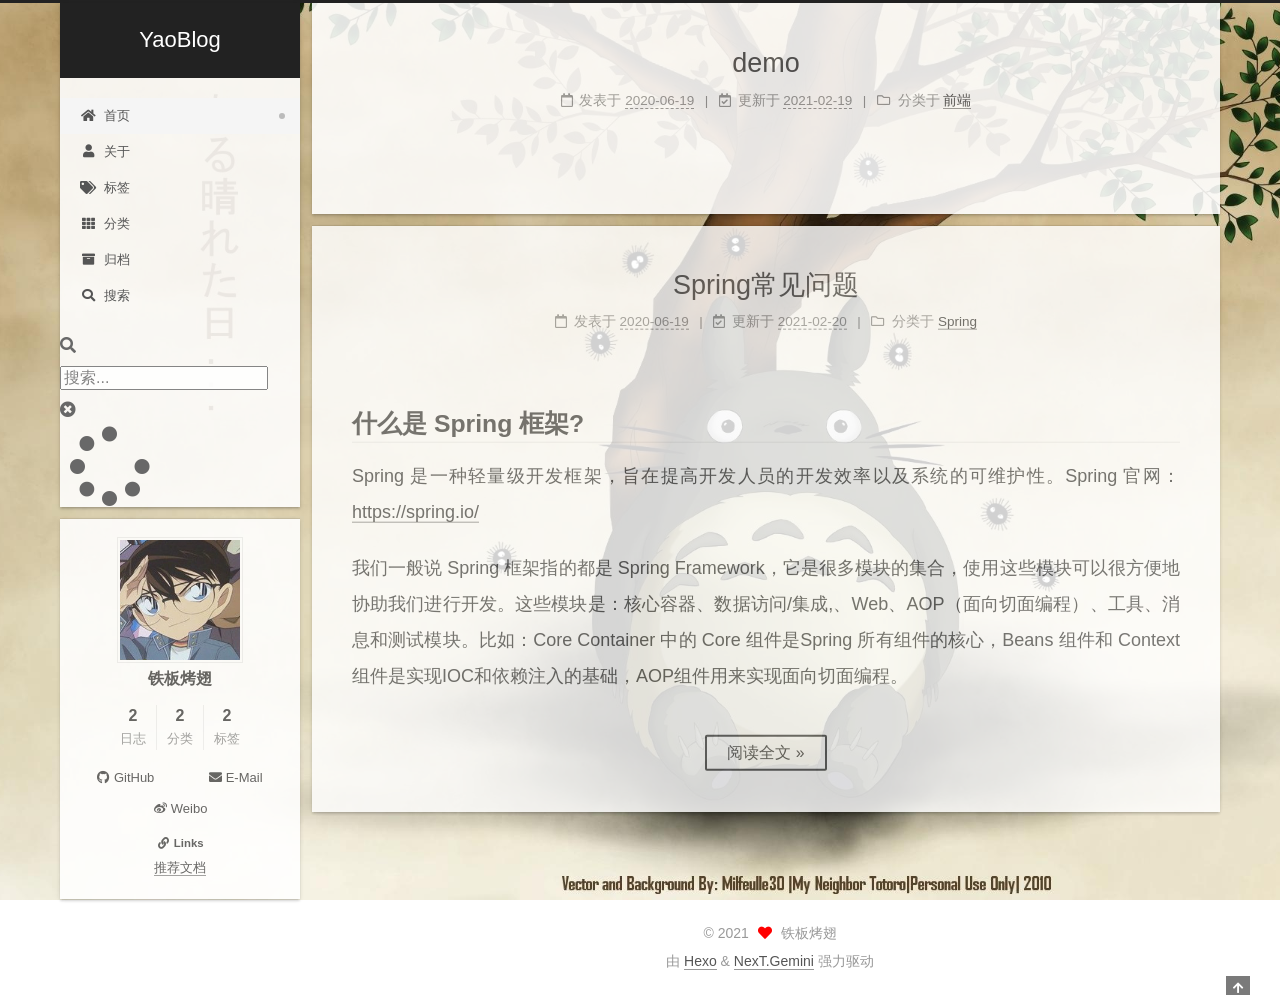
<file: index.html>
<!DOCTYPE html>
<html lang="zh-CN">
<head>
  <meta charset="UTF-8">
<meta name="viewport" content="width=device-width, initial-scale=1, maximum-scale=2">
<meta name="theme-color" content="#222">
<meta name="generator" content="Hexo 5.3.0">
  <link rel="apple-touch-icon" sizes="180x180" href="/images/apple-touch-icon-next.png">
  <link rel="icon" type="image/png" sizes="32x32" href="/images/favicon-32x32-next.png">
  <link rel="icon" type="image/png" sizes="16x16" href="/images/favicon-16x16-next.png">
  <link rel="mask-icon" href="/images/logo.svg" color="#222">

<link rel="stylesheet" href="/css/main.css">


<link rel="stylesheet" href="/lib/font-awesome/css/all.min.css">

<script id="hexo-configurations">
    var NexT = window.NexT || {};
    var CONFIG = {"hostname":"yaoblog.com","root":"/","scheme":"Gemini","version":"7.8.0","exturl":false,"sidebar":{"position":"left","display":"post","padding":18,"offset":12,"onmobile":false},"copycode":{"enable":false,"show_result":false,"style":null},"back2top":{"enable":true,"sidebar":false,"scrollpercent":false},"bookmark":{"enable":false,"color":"#222","save":"auto"},"fancybox":false,"mediumzoom":false,"lazyload":false,"pangu":false,"comments":{"style":"tabs","active":null,"storage":true,"lazyload":false,"nav":null},"algolia":{"hits":{"per_page":10},"labels":{"input_placeholder":"Search for Posts","hits_empty":"We didn't find any results for the search: ${query}","hits_stats":"${hits} results found in ${time} ms"}},"localsearch":{"enable":true,"trigger":"auto","top_n_per_article":1,"unescape":false,"preload":false},"motion":{"enable":true,"async":false,"transition":{"post_block":"fadeIn","post_header":"slideDownIn","post_body":"slideDownIn","coll_header":"slideLeftIn","sidebar":"slideUpIn"}},"path":"search.xml"};
  </script>

  <meta property="og:type" content="website">
<meta property="og:title" content="YaoBlog">
<meta property="og:url" content="http://yaoblog.com/index.html">
<meta property="og:site_name" content="YaoBlog">
<meta property="og:locale" content="zh_CN">
<meta property="article:author" content="铁板烤翅">
<meta name="twitter:card" content="summary">

<link rel="canonical" href="http://yaoblog.com/">


<script id="page-configurations">
  // https://hexo.io/docs/variables.html
  CONFIG.page = {
    sidebar: "",
    isHome : true,
    isPost : false,
    lang   : 'zh-CN'
  };
</script>

  <title>YaoBlog</title>
  






  <noscript>
  <style>
  .use-motion .brand,
  .use-motion .menu-item,
  .sidebar-inner,
  .use-motion .post-block,
  .use-motion .pagination,
  .use-motion .comments,
  .use-motion .post-header,
  .use-motion .post-body,
  .use-motion .collection-header { opacity: initial; }

  .use-motion .site-title,
  .use-motion .site-subtitle {
    opacity: initial;
    top: initial;
  }

  .use-motion .logo-line-before i { left: initial; }
  .use-motion .logo-line-after i { right: initial; }
  </style>
</noscript>

</head>

<body itemscope itemtype="http://schema.org/WebPage">
  <div class="container use-motion">
    <div class="headband"></div>

    <header class="header" itemscope itemtype="http://schema.org/WPHeader">
      <div class="header-inner"><div class="site-brand-container">
  <div class="site-nav-toggle">
    <div class="toggle" aria-label="切换导航栏">
      <span class="toggle-line toggle-line-first"></span>
      <span class="toggle-line toggle-line-middle"></span>
      <span class="toggle-line toggle-line-last"></span>
    </div>
  </div>

  <div class="site-meta">

    <a href="/" class="brand" rel="start">
      <span class="logo-line-before"><i></i></span>
      <h1 class="site-title">YaoBlog</h1>
      <span class="logo-line-after"><i></i></span>
    </a>
  </div>

  <div class="site-nav-right">
    <div class="toggle popup-trigger">
        <i class="fa fa-search fa-fw fa-lg"></i>
    </div>
  </div>
</div>




<nav class="site-nav">
  <ul id="menu" class="main-menu menu">
        <li class="menu-item menu-item-home">

    <a href="/" rel="section"><i class="fa fa-home fa-fw"></i>首页</a>

  </li>
        <li class="menu-item menu-item-about">

    <a href="/about/" rel="section"><i class="fa fa-user fa-fw"></i>关于</a>

  </li>
        <li class="menu-item menu-item-tags">

    <a href="/tags/" rel="section"><i class="fa fa-tags fa-fw"></i>标签</a>

  </li>
        <li class="menu-item menu-item-categories">

    <a href="/categories/" rel="section"><i class="fa fa-th fa-fw"></i>分类</a>

  </li>
        <li class="menu-item menu-item-archives">

    <a href="/archives/" rel="section"><i class="fa fa-archive fa-fw"></i>归档</a>

  </li>
      <li class="menu-item menu-item-search">
        <a role="button" class="popup-trigger"><i class="fa fa-search fa-fw"></i>搜索
        </a>
      </li>
  </ul>
</nav>



  <div class="search-pop-overlay">
    <div class="popup search-popup">
        <div class="search-header">
  <span class="search-icon">
    <i class="fa fa-search"></i>
  </span>
  <div class="search-input-container">
    <input autocomplete="off" autocapitalize="off"
           placeholder="搜索..." spellcheck="false"
           type="search" class="search-input">
  </div>
  <span class="popup-btn-close">
    <i class="fa fa-times-circle"></i>
  </span>
</div>
<div id="search-result">
  <div id="no-result">
    <i class="fa fa-spinner fa-pulse fa-5x fa-fw"></i>
  </div>
</div>

    </div>
  </div>

</div>
    </header>

    
  <div class="back-to-top">
    <i class="fa fa-arrow-up"></i>
    <span>0%</span>
  </div>


    <main class="main">
      <div class="main-inner">
        <div class="content-wrap">
          

          <div class="content index posts-expand">
            
      
  
  
  <article itemscope itemtype="http://schema.org/Article" class="post-block" lang="zh-CN">
    <link itemprop="mainEntityOfPage" href="http://yaoblog.com/2020/06/19/demo/">

    <span hidden itemprop="author" itemscope itemtype="http://schema.org/Person">
      <meta itemprop="image" content="/images/1.gif">
      <meta itemprop="name" content="铁板烤翅">
      <meta itemprop="description" content="">
    </span>

    <span hidden itemprop="publisher" itemscope itemtype="http://schema.org/Organization">
      <meta itemprop="name" content="YaoBlog">
    </span>
      <header class="post-header">
        <h2 class="post-title" itemprop="name headline">
          
            <a href="/2020/06/19/demo/" class="post-title-link" itemprop="url">demo</a>
        </h2>

        <div class="post-meta">
            <span class="post-meta-item">
              <span class="post-meta-item-icon">
                <i class="far fa-calendar"></i>
              </span>
              <span class="post-meta-item-text">发表于</span>

              <time title="创建时间：2020-06-19 20:37:00" itemprop="dateCreated datePublished" datetime="2020-06-19T20:37:00+08:00">2020-06-19</time>
            </span>
              <span class="post-meta-item">
                <span class="post-meta-item-icon">
                  <i class="far fa-calendar-check"></i>
                </span>
                <span class="post-meta-item-text">更新于</span>
                <time title="修改时间：2021-02-19 23:08:04" itemprop="dateModified" datetime="2021-02-19T23:08:04+08:00">2021-02-19</time>
              </span>
            <span class="post-meta-item">
              <span class="post-meta-item-icon">
                <i class="far fa-folder"></i>
              </span>
              <span class="post-meta-item-text">分类于</span>
                <span itemprop="about" itemscope itemtype="http://schema.org/Thing">
                  <a href="/categories/%E5%89%8D%E7%AB%AF/" itemprop="url" rel="index"><span itemprop="name">前端</span></a>
                </span>
            </span>

          

        </div>
      </header>

    
    
    
    <div class="post-body" itemprop="articleBody">

      
          
      
    </div>

    
    
    
      <footer class="post-footer">
        <div class="post-eof"></div>
      </footer>
  </article>
  
  
  

      
  
  
  <article itemscope itemtype="http://schema.org/Article" class="post-block" lang="zh-CN">
    <link itemprop="mainEntityOfPage" href="http://yaoblog.com/2020/06/19/Spring%E5%B8%B8%E8%A7%81%E9%97%AE%E9%A2%98/">

    <span hidden itemprop="author" itemscope itemtype="http://schema.org/Person">
      <meta itemprop="image" content="/images/1.gif">
      <meta itemprop="name" content="铁板烤翅">
      <meta itemprop="description" content="">
    </span>

    <span hidden itemprop="publisher" itemscope itemtype="http://schema.org/Organization">
      <meta itemprop="name" content="YaoBlog">
    </span>
      <header class="post-header">
        <h2 class="post-title" itemprop="name headline">
          
            <a href="/2020/06/19/Spring%E5%B8%B8%E8%A7%81%E9%97%AE%E9%A2%98/" class="post-title-link" itemprop="url">Spring常见问题</a>
        </h2>

        <div class="post-meta">
            <span class="post-meta-item">
              <span class="post-meta-item-icon">
                <i class="far fa-calendar"></i>
              </span>
              <span class="post-meta-item-text">发表于</span>

              <time title="创建时间：2020-06-19 20:37:00" itemprop="dateCreated datePublished" datetime="2020-06-19T20:37:00+08:00">2020-06-19</time>
            </span>
              <span class="post-meta-item">
                <span class="post-meta-item-icon">
                  <i class="far fa-calendar-check"></i>
                </span>
                <span class="post-meta-item-text">更新于</span>
                <time title="修改时间：2021-02-20 11:25:54" itemprop="dateModified" datetime="2021-02-20T11:25:54+08:00">2021-02-20</time>
              </span>
            <span class="post-meta-item">
              <span class="post-meta-item-icon">
                <i class="far fa-folder"></i>
              </span>
              <span class="post-meta-item-text">分类于</span>
                <span itemprop="about" itemscope itemtype="http://schema.org/Thing">
                  <a href="/categories/Spring/" itemprop="url" rel="index"><span itemprop="name">Spring</span></a>
                </span>
            </span>

          

        </div>
      </header>

    
    
    
    <div class="post-body" itemprop="articleBody">

      
          <h2 id="什么是-Spring-框架"><a href="#什么是-Spring-框架" class="headerlink" title="什么是 Spring 框架?"></a>什么是 Spring 框架?</h2><p>Spring 是一种轻量级开发框架，旨在提高开发人员的开发效率以及系统的可维护性。Spring 官网：<a target="_blank" rel="noopener" href="https://spring.io/">https://spring.io/</a></p>
<p>我们一般说 Spring 框架指的都是 Spring Framework，它是很多模块的集合，使用这些模块可以很方便地协助我们进行开发。这些模块是：核心容器、数据访问/集成,、Web、AOP（面向切面编程）、工具、消息和测试模块。比如：Core Container 中的 Core 组件是Spring 所有组件的核心，Beans 组件和 Context 组件是实现IOC和依赖注入的基础，AOP组件用来实现面向切面编程。</p>
          <!--noindex-->
            <div class="post-button">
              <a class="btn" href="/2020/06/19/Spring%E5%B8%B8%E8%A7%81%E9%97%AE%E9%A2%98/#more" rel="contents">
                阅读全文 &raquo;
              </a>
            </div>
          <!--/noindex-->
        
      
    </div>

    
    
    
      <footer class="post-footer">
        <div class="post-eof"></div>
      </footer>
  </article>
  
  
  


  



          </div>
          

<script>
  window.addEventListener('tabs:register', () => {
    let { activeClass } = CONFIG.comments;
    if (CONFIG.comments.storage) {
      activeClass = localStorage.getItem('comments_active') || activeClass;
    }
    if (activeClass) {
      let activeTab = document.querySelector(`a[href="#comment-${activeClass}"]`);
      if (activeTab) {
        activeTab.click();
      }
    }
  });
  if (CONFIG.comments.storage) {
    window.addEventListener('tabs:click', event => {
      if (!event.target.matches('.tabs-comment .tab-content .tab-pane')) return;
      let commentClass = event.target.classList[1];
      localStorage.setItem('comments_active', commentClass);
    });
  }
</script>

        </div>
          
  
  <div class="toggle sidebar-toggle">
    <span class="toggle-line toggle-line-first"></span>
    <span class="toggle-line toggle-line-middle"></span>
    <span class="toggle-line toggle-line-last"></span>
  </div>

  <aside class="sidebar">
    <div class="sidebar-inner">

      <ul class="sidebar-nav motion-element">
        <li class="sidebar-nav-toc">
          文章目录
        </li>
        <li class="sidebar-nav-overview">
          站点概览
        </li>
      </ul>

      <!--noindex-->
      <div class="post-toc-wrap sidebar-panel">
      </div>
      <!--/noindex-->

      <div class="site-overview-wrap sidebar-panel">
        <div class="site-author motion-element" itemprop="author" itemscope itemtype="http://schema.org/Person">
    <img class="site-author-image" itemprop="image" alt="铁板烤翅"
      src="/images/1.gif">
  <p class="site-author-name" itemprop="name">铁板烤翅</p>
  <div class="site-description" itemprop="description"></div>
</div>
<div class="site-state-wrap motion-element">
  <nav class="site-state">
      <div class="site-state-item site-state-posts">
          <a href="/archives/">
        
          <span class="site-state-item-count">2</span>
          <span class="site-state-item-name">日志</span>
        </a>
      </div>
      <div class="site-state-item site-state-categories">
            <a href="/categories/">
          
        <span class="site-state-item-count">2</span>
        <span class="site-state-item-name">分类</span></a>
      </div>
      <div class="site-state-item site-state-tags">
            <a href="/tags/">
          
        <span class="site-state-item-count">2</span>
        <span class="site-state-item-name">标签</span></a>
      </div>
  </nav>
</div>
  <div class="links-of-author motion-element">
      <span class="links-of-author-item">
        <a href="https://github.com/yaochangjian99" title="GitHub → https:&#x2F;&#x2F;github.com&#x2F;yaochangjian99" rel="noopener" target="_blank"><i class="fab fa-github fa-fw"></i>GitHub</a>
      </span>
      <span class="links-of-author-item">
        <a href="mailto:yourname@gmail.com" title="E-Mail → mailto:yourname@gmail.com" rel="noopener" target="_blank"><i class="fa fa-envelope fa-fw"></i>E-Mail</a>
      </span>
      <span class="links-of-author-item">
        <a href="https://weibo.com/yourname" title="Weibo → https:&#x2F;&#x2F;weibo.com&#x2F;yourname" rel="noopener" target="_blank"><i class="fab fa-weibo fa-fw"></i>Weibo</a>
      </span>
  </div>


  <div class="links-of-blogroll motion-element">
    <div class="links-of-blogroll-title"><i class="fa fa-link fa-fw"></i>
      Links
    </div>
    <ul class="links-of-blogroll-list">
        <li class="links-of-blogroll-item">
          <a href="https://mubu.com/doc/4XnoLRq3066#mindmap" title="https:&#x2F;&#x2F;mubu.com&#x2F;doc&#x2F;4XnoLRq3066#mindmap" rel="noopener" target="_blank">推荐文档</a>
        </li>
    </ul>
  </div>

      </div>

    </div>
  </aside>
  <div id="sidebar-dimmer"></div>


      </div>
    </main>

    <footer class="footer">
      <div class="footer-inner">
        

        

<div class="copyright">
  
  &copy; 
  <span itemprop="copyrightYear">2021</span>
  <span class="with-love">
    <i class="fa fa-heart"></i>
  </span>
  <span class="author" itemprop="copyrightHolder">铁板烤翅</span>
</div>
  <div class="powered-by">由 <a href="https://hexo.io/" class="theme-link" rel="noopener" target="_blank">Hexo</a> & <a href="https://theme-next.org/" class="theme-link" rel="noopener" target="_blank">NexT.Gemini</a> 强力驱动
  </div>

        








      </div>
    </footer>
  </div>

  
  <script src="/lib/anime.min.js"></script>
  <script src="/lib/velocity/velocity.min.js"></script>
  <script src="/lib/velocity/velocity.ui.min.js"></script>

<script src="/js/utils.js"></script>

<script src="/js/motion.js"></script>


<script src="/js/schemes/pisces.js"></script>


<script src="/js/next-boot.js"></script>




  




  
<script src="/js/local-search.js"></script>













  

  

</body>
</html>
</file>
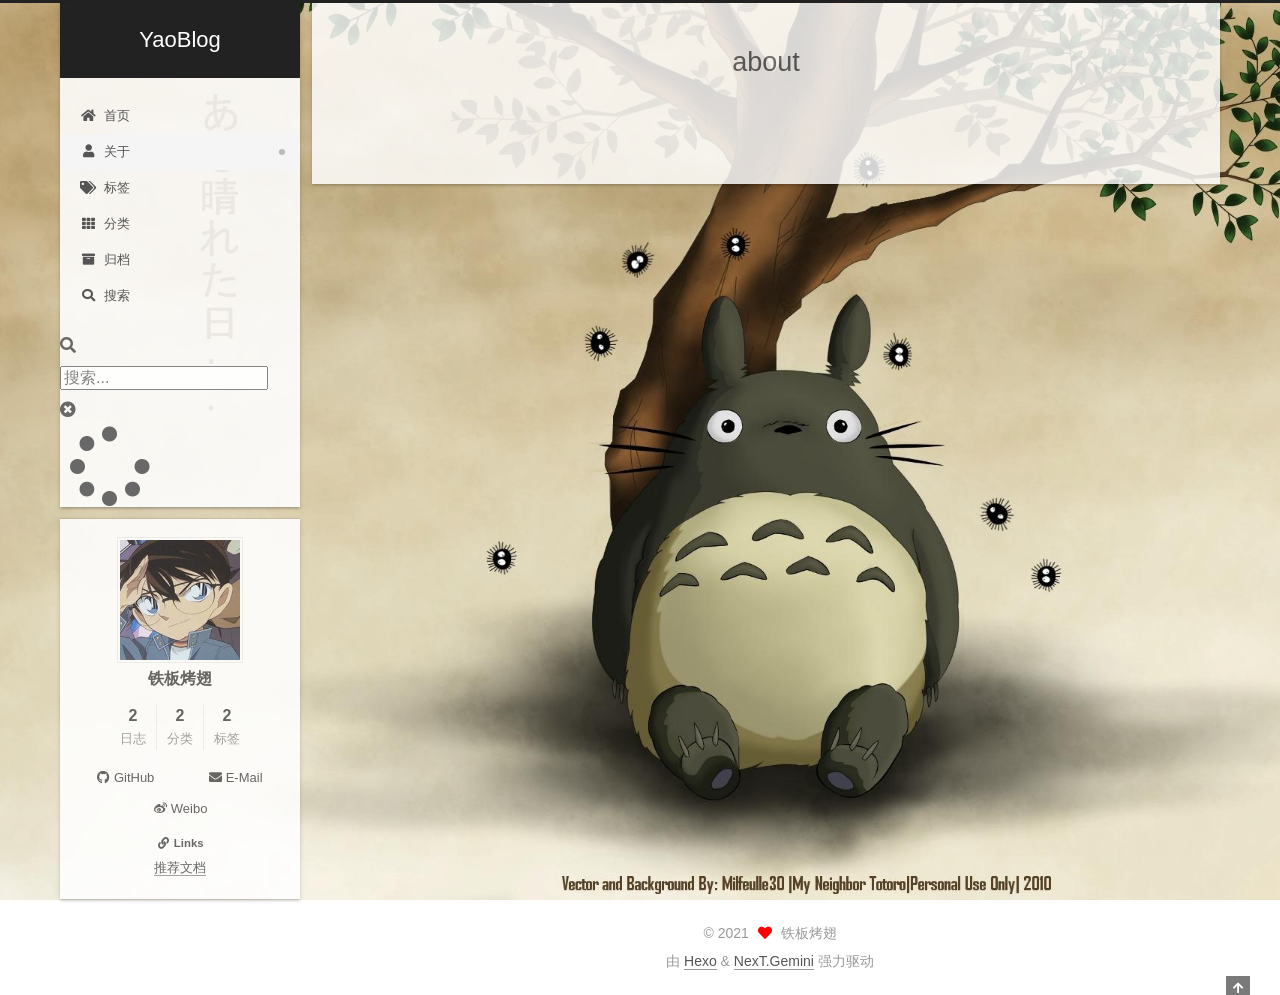
<file: about/index.html>
<!DOCTYPE html>
<html lang="zh-CN">
<head>
  <meta charset="UTF-8">
<meta name="viewport" content="width=device-width, initial-scale=1, maximum-scale=2">
<meta name="theme-color" content="#222">
<meta name="generator" content="Hexo 5.3.0">
  <link rel="apple-touch-icon" sizes="180x180" href="/images/apple-touch-icon-next.png">
  <link rel="icon" type="image/png" sizes="32x32" href="/images/favicon-32x32-next.png">
  <link rel="icon" type="image/png" sizes="16x16" href="/images/favicon-16x16-next.png">
  <link rel="mask-icon" href="/images/logo.svg" color="#222">

<link rel="stylesheet" href="/css/main.css">


<link rel="stylesheet" href="/lib/font-awesome/css/all.min.css">

<script id="hexo-configurations">
    var NexT = window.NexT || {};
    var CONFIG = {"hostname":"yaoblog.com","root":"/","scheme":"Gemini","version":"7.8.0","exturl":false,"sidebar":{"position":"left","display":"post","padding":18,"offset":12,"onmobile":false},"copycode":{"enable":false,"show_result":false,"style":null},"back2top":{"enable":true,"sidebar":false,"scrollpercent":false},"bookmark":{"enable":false,"color":"#222","save":"auto"},"fancybox":false,"mediumzoom":false,"lazyload":false,"pangu":false,"comments":{"style":"tabs","active":null,"storage":true,"lazyload":false,"nav":null},"algolia":{"hits":{"per_page":10},"labels":{"input_placeholder":"Search for Posts","hits_empty":"We didn't find any results for the search: ${query}","hits_stats":"${hits} results found in ${time} ms"}},"localsearch":{"enable":true,"trigger":"auto","top_n_per_article":1,"unescape":false,"preload":false},"motion":{"enable":true,"async":false,"transition":{"post_block":"fadeIn","post_header":"slideDownIn","post_body":"slideDownIn","coll_header":"slideLeftIn","sidebar":"slideUpIn"}},"path":"search.xml"};
  </script>

  <meta property="og:type" content="website">
<meta property="og:title" content="about">
<meta property="og:url" content="http://yaoblog.com/about/index.html">
<meta property="og:site_name" content="YaoBlog">
<meta property="og:locale" content="zh_CN">
<meta property="article:published_time" content="2021-02-20T07:26:14.000Z">
<meta property="article:modified_time" content="2021-02-20T07:26:14.990Z">
<meta property="article:author" content="铁板烤翅">
<meta name="twitter:card" content="summary">

<link rel="canonical" href="http://yaoblog.com/about/">


<script id="page-configurations">
  // https://hexo.io/docs/variables.html
  CONFIG.page = {
    sidebar: "",
    isHome : false,
    isPost : false,
    lang   : 'zh-CN'
  };
</script>

  <title>about | YaoBlog
</title>
  






  <noscript>
  <style>
  .use-motion .brand,
  .use-motion .menu-item,
  .sidebar-inner,
  .use-motion .post-block,
  .use-motion .pagination,
  .use-motion .comments,
  .use-motion .post-header,
  .use-motion .post-body,
  .use-motion .collection-header { opacity: initial; }

  .use-motion .site-title,
  .use-motion .site-subtitle {
    opacity: initial;
    top: initial;
  }

  .use-motion .logo-line-before i { left: initial; }
  .use-motion .logo-line-after i { right: initial; }
  </style>
</noscript>

</head>

<body itemscope itemtype="http://schema.org/WebPage">
  <div class="container use-motion">
    <div class="headband"></div>

    <header class="header" itemscope itemtype="http://schema.org/WPHeader">
      <div class="header-inner"><div class="site-brand-container">
  <div class="site-nav-toggle">
    <div class="toggle" aria-label="切换导航栏">
      <span class="toggle-line toggle-line-first"></span>
      <span class="toggle-line toggle-line-middle"></span>
      <span class="toggle-line toggle-line-last"></span>
    </div>
  </div>

  <div class="site-meta">

    <a href="/" class="brand" rel="start">
      <span class="logo-line-before"><i></i></span>
      <h1 class="site-title">YaoBlog</h1>
      <span class="logo-line-after"><i></i></span>
    </a>
  </div>

  <div class="site-nav-right">
    <div class="toggle popup-trigger">
        <i class="fa fa-search fa-fw fa-lg"></i>
    </div>
  </div>
</div>




<nav class="site-nav">
  <ul id="menu" class="main-menu menu">
        <li class="menu-item menu-item-home">

    <a href="/" rel="section"><i class="fa fa-home fa-fw"></i>首页</a>

  </li>
        <li class="menu-item menu-item-about">

    <a href="/about/" rel="section"><i class="fa fa-user fa-fw"></i>关于</a>

  </li>
        <li class="menu-item menu-item-tags">

    <a href="/tags/" rel="section"><i class="fa fa-tags fa-fw"></i>标签</a>

  </li>
        <li class="menu-item menu-item-categories">

    <a href="/categories/" rel="section"><i class="fa fa-th fa-fw"></i>分类</a>

  </li>
        <li class="menu-item menu-item-archives">

    <a href="/archives/" rel="section"><i class="fa fa-archive fa-fw"></i>归档</a>

  </li>
      <li class="menu-item menu-item-search">
        <a role="button" class="popup-trigger"><i class="fa fa-search fa-fw"></i>搜索
        </a>
      </li>
  </ul>
</nav>



  <div class="search-pop-overlay">
    <div class="popup search-popup">
        <div class="search-header">
  <span class="search-icon">
    <i class="fa fa-search"></i>
  </span>
  <div class="search-input-container">
    <input autocomplete="off" autocapitalize="off"
           placeholder="搜索..." spellcheck="false"
           type="search" class="search-input">
  </div>
  <span class="popup-btn-close">
    <i class="fa fa-times-circle"></i>
  </span>
</div>
<div id="search-result">
  <div id="no-result">
    <i class="fa fa-spinner fa-pulse fa-5x fa-fw"></i>
  </div>
</div>

    </div>
  </div>

</div>
    </header>

    
  <div class="back-to-top">
    <i class="fa fa-arrow-up"></i>
    <span>0%</span>
  </div>


    <main class="main">
      <div class="main-inner">
        <div class="content-wrap">
          
  
  

          <div class="content page posts-expand">
            

    
    
    
    <div class="post-block" lang="zh-CN">
      <header class="post-header">

<h1 class="post-title" itemprop="name headline">about
</h1>

<div class="post-meta">
  

</div>

</header>

      
      
      
      <div class="post-body">
          
      </div>
      
      
      
    </div>
    

    
    
    


          </div>
          

<script>
  window.addEventListener('tabs:register', () => {
    let { activeClass } = CONFIG.comments;
    if (CONFIG.comments.storage) {
      activeClass = localStorage.getItem('comments_active') || activeClass;
    }
    if (activeClass) {
      let activeTab = document.querySelector(`a[href="#comment-${activeClass}"]`);
      if (activeTab) {
        activeTab.click();
      }
    }
  });
  if (CONFIG.comments.storage) {
    window.addEventListener('tabs:click', event => {
      if (!event.target.matches('.tabs-comment .tab-content .tab-pane')) return;
      let commentClass = event.target.classList[1];
      localStorage.setItem('comments_active', commentClass);
    });
  }
</script>

        </div>
          
  
  <div class="toggle sidebar-toggle">
    <span class="toggle-line toggle-line-first"></span>
    <span class="toggle-line toggle-line-middle"></span>
    <span class="toggle-line toggle-line-last"></span>
  </div>

  <aside class="sidebar">
    <div class="sidebar-inner">

      <ul class="sidebar-nav motion-element">
        <li class="sidebar-nav-toc">
          文章目录
        </li>
        <li class="sidebar-nav-overview">
          站点概览
        </li>
      </ul>

      <!--noindex-->
      <div class="post-toc-wrap sidebar-panel">
      </div>
      <!--/noindex-->

      <div class="site-overview-wrap sidebar-panel">
        <div class="site-author motion-element" itemprop="author" itemscope itemtype="http://schema.org/Person">
    <img class="site-author-image" itemprop="image" alt="铁板烤翅"
      src="/images/1.gif">
  <p class="site-author-name" itemprop="name">铁板烤翅</p>
  <div class="site-description" itemprop="description"></div>
</div>
<div class="site-state-wrap motion-element">
  <nav class="site-state">
      <div class="site-state-item site-state-posts">
          <a href="/archives/">
        
          <span class="site-state-item-count">2</span>
          <span class="site-state-item-name">日志</span>
        </a>
      </div>
      <div class="site-state-item site-state-categories">
            <a href="/categories/">
          
        <span class="site-state-item-count">2</span>
        <span class="site-state-item-name">分类</span></a>
      </div>
      <div class="site-state-item site-state-tags">
            <a href="/tags/">
          
        <span class="site-state-item-count">2</span>
        <span class="site-state-item-name">标签</span></a>
      </div>
  </nav>
</div>
  <div class="links-of-author motion-element">
      <span class="links-of-author-item">
        <a href="https://github.com/yaochangjian99" title="GitHub → https:&#x2F;&#x2F;github.com&#x2F;yaochangjian99" rel="noopener" target="_blank"><i class="fab fa-github fa-fw"></i>GitHub</a>
      </span>
      <span class="links-of-author-item">
        <a href="mailto:yourname@gmail.com" title="E-Mail → mailto:yourname@gmail.com" rel="noopener" target="_blank"><i class="fa fa-envelope fa-fw"></i>E-Mail</a>
      </span>
      <span class="links-of-author-item">
        <a href="https://weibo.com/yourname" title="Weibo → https:&#x2F;&#x2F;weibo.com&#x2F;yourname" rel="noopener" target="_blank"><i class="fab fa-weibo fa-fw"></i>Weibo</a>
      </span>
  </div>


  <div class="links-of-blogroll motion-element">
    <div class="links-of-blogroll-title"><i class="fa fa-link fa-fw"></i>
      Links
    </div>
    <ul class="links-of-blogroll-list">
        <li class="links-of-blogroll-item">
          <a href="https://mubu.com/doc/4XnoLRq3066#mindmap" title="https:&#x2F;&#x2F;mubu.com&#x2F;doc&#x2F;4XnoLRq3066#mindmap" rel="noopener" target="_blank">推荐文档</a>
        </li>
    </ul>
  </div>

      </div>

    </div>
  </aside>
  <div id="sidebar-dimmer"></div>


      </div>
    </main>

    <footer class="footer">
      <div class="footer-inner">
        

        

<div class="copyright">
  
  &copy; 
  <span itemprop="copyrightYear">2021</span>
  <span class="with-love">
    <i class="fa fa-heart"></i>
  </span>
  <span class="author" itemprop="copyrightHolder">铁板烤翅</span>
</div>
  <div class="powered-by">由 <a href="https://hexo.io/" class="theme-link" rel="noopener" target="_blank">Hexo</a> & <a href="https://theme-next.org/" class="theme-link" rel="noopener" target="_blank">NexT.Gemini</a> 强力驱动
  </div>

        








      </div>
    </footer>
  </div>

  
  <script src="/lib/anime.min.js"></script>
  <script src="/lib/velocity/velocity.min.js"></script>
  <script src="/lib/velocity/velocity.ui.min.js"></script>

<script src="/js/utils.js"></script>

<script src="/js/motion.js"></script>


<script src="/js/schemes/pisces.js"></script>


<script src="/js/next-boot.js"></script>




  




  
<script src="/js/local-search.js"></script>













  

  

</body>
</html>
</file>
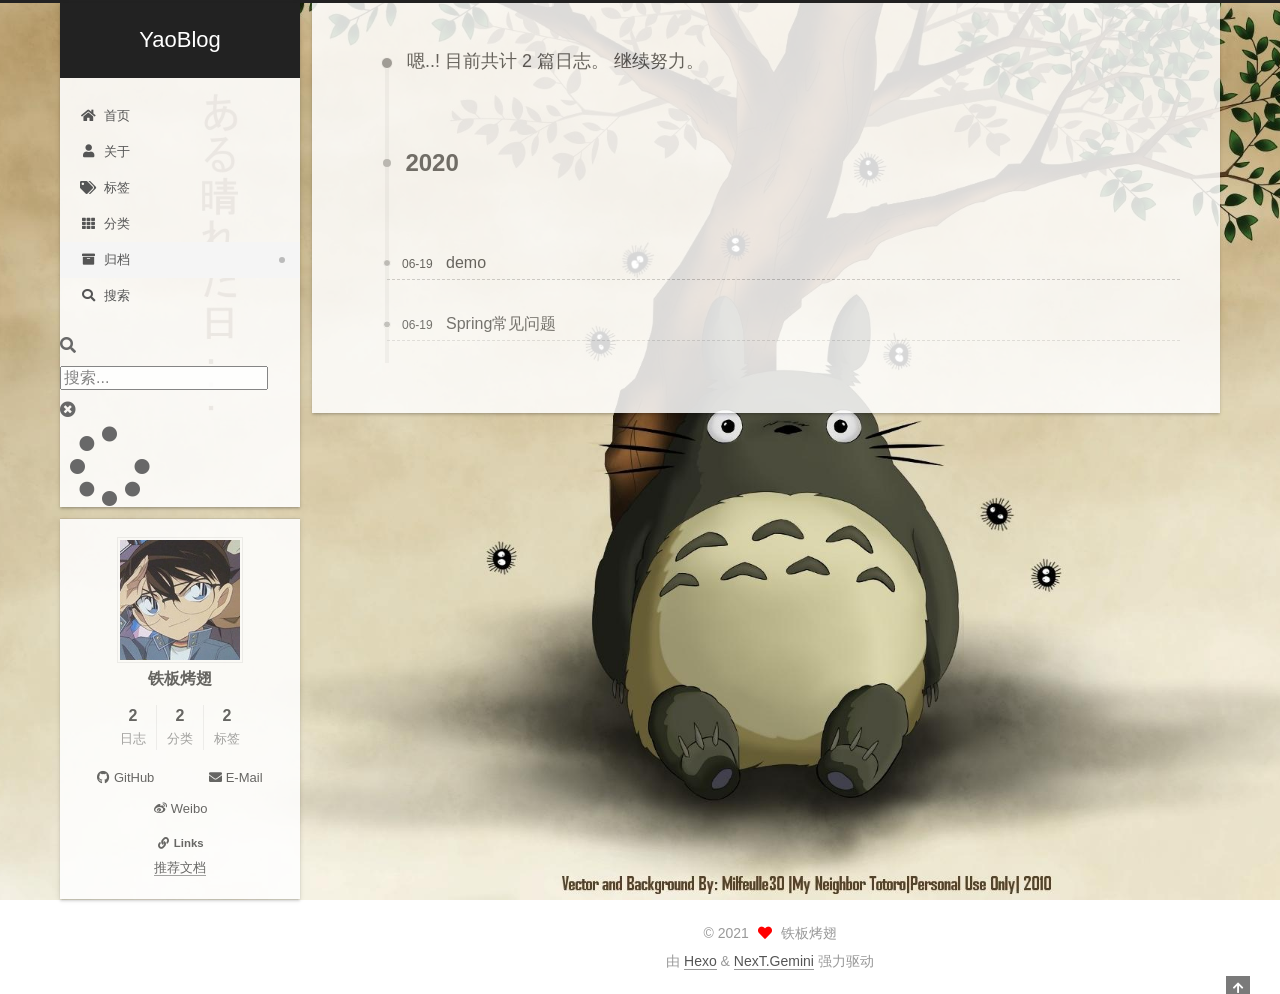
<file: archives/index.html>
<!DOCTYPE html>
<html lang="zh-CN">
<head>
  <meta charset="UTF-8">
<meta name="viewport" content="width=device-width, initial-scale=1, maximum-scale=2">
<meta name="theme-color" content="#222">
<meta name="generator" content="Hexo 5.3.0">
  <link rel="apple-touch-icon" sizes="180x180" href="/images/apple-touch-icon-next.png">
  <link rel="icon" type="image/png" sizes="32x32" href="/images/favicon-32x32-next.png">
  <link rel="icon" type="image/png" sizes="16x16" href="/images/favicon-16x16-next.png">
  <link rel="mask-icon" href="/images/logo.svg" color="#222">

<link rel="stylesheet" href="/css/main.css">


<link rel="stylesheet" href="/lib/font-awesome/css/all.min.css">

<script id="hexo-configurations">
    var NexT = window.NexT || {};
    var CONFIG = {"hostname":"yaoblog.com","root":"/","scheme":"Gemini","version":"7.8.0","exturl":false,"sidebar":{"position":"left","display":"post","padding":18,"offset":12,"onmobile":false},"copycode":{"enable":false,"show_result":false,"style":null},"back2top":{"enable":true,"sidebar":false,"scrollpercent":false},"bookmark":{"enable":false,"color":"#222","save":"auto"},"fancybox":false,"mediumzoom":false,"lazyload":false,"pangu":false,"comments":{"style":"tabs","active":null,"storage":true,"lazyload":false,"nav":null},"algolia":{"hits":{"per_page":10},"labels":{"input_placeholder":"Search for Posts","hits_empty":"We didn't find any results for the search: ${query}","hits_stats":"${hits} results found in ${time} ms"}},"localsearch":{"enable":true,"trigger":"auto","top_n_per_article":1,"unescape":false,"preload":false},"motion":{"enable":true,"async":false,"transition":{"post_block":"fadeIn","post_header":"slideDownIn","post_body":"slideDownIn","coll_header":"slideLeftIn","sidebar":"slideUpIn"}},"path":"search.xml"};
  </script>

  <meta property="og:type" content="website">
<meta property="og:title" content="YaoBlog">
<meta property="og:url" content="http://yaoblog.com/archives/index.html">
<meta property="og:site_name" content="YaoBlog">
<meta property="og:locale" content="zh_CN">
<meta property="article:author" content="铁板烤翅">
<meta name="twitter:card" content="summary">

<link rel="canonical" href="http://yaoblog.com/archives/">


<script id="page-configurations">
  // https://hexo.io/docs/variables.html
  CONFIG.page = {
    sidebar: "",
    isHome : false,
    isPost : false,
    lang   : 'zh-CN'
  };
</script>

  <title>归档 | YaoBlog</title>
  






  <noscript>
  <style>
  .use-motion .brand,
  .use-motion .menu-item,
  .sidebar-inner,
  .use-motion .post-block,
  .use-motion .pagination,
  .use-motion .comments,
  .use-motion .post-header,
  .use-motion .post-body,
  .use-motion .collection-header { opacity: initial; }

  .use-motion .site-title,
  .use-motion .site-subtitle {
    opacity: initial;
    top: initial;
  }

  .use-motion .logo-line-before i { left: initial; }
  .use-motion .logo-line-after i { right: initial; }
  </style>
</noscript>

</head>

<body itemscope itemtype="http://schema.org/WebPage">
  <div class="container use-motion">
    <div class="headband"></div>

    <header class="header" itemscope itemtype="http://schema.org/WPHeader">
      <div class="header-inner"><div class="site-brand-container">
  <div class="site-nav-toggle">
    <div class="toggle" aria-label="切换导航栏">
      <span class="toggle-line toggle-line-first"></span>
      <span class="toggle-line toggle-line-middle"></span>
      <span class="toggle-line toggle-line-last"></span>
    </div>
  </div>

  <div class="site-meta">

    <a href="/" class="brand" rel="start">
      <span class="logo-line-before"><i></i></span>
      <h1 class="site-title">YaoBlog</h1>
      <span class="logo-line-after"><i></i></span>
    </a>
  </div>

  <div class="site-nav-right">
    <div class="toggle popup-trigger">
        <i class="fa fa-search fa-fw fa-lg"></i>
    </div>
  </div>
</div>




<nav class="site-nav">
  <ul id="menu" class="main-menu menu">
        <li class="menu-item menu-item-home">

    <a href="/" rel="section"><i class="fa fa-home fa-fw"></i>首页</a>

  </li>
        <li class="menu-item menu-item-about">

    <a href="/about/" rel="section"><i class="fa fa-user fa-fw"></i>关于</a>

  </li>
        <li class="menu-item menu-item-tags">

    <a href="/tags/" rel="section"><i class="fa fa-tags fa-fw"></i>标签</a>

  </li>
        <li class="menu-item menu-item-categories">

    <a href="/categories/" rel="section"><i class="fa fa-th fa-fw"></i>分类</a>

  </li>
        <li class="menu-item menu-item-archives">

    <a href="/archives/" rel="section"><i class="fa fa-archive fa-fw"></i>归档</a>

  </li>
      <li class="menu-item menu-item-search">
        <a role="button" class="popup-trigger"><i class="fa fa-search fa-fw"></i>搜索
        </a>
      </li>
  </ul>
</nav>



  <div class="search-pop-overlay">
    <div class="popup search-popup">
        <div class="search-header">
  <span class="search-icon">
    <i class="fa fa-search"></i>
  </span>
  <div class="search-input-container">
    <input autocomplete="off" autocapitalize="off"
           placeholder="搜索..." spellcheck="false"
           type="search" class="search-input">
  </div>
  <span class="popup-btn-close">
    <i class="fa fa-times-circle"></i>
  </span>
</div>
<div id="search-result">
  <div id="no-result">
    <i class="fa fa-spinner fa-pulse fa-5x fa-fw"></i>
  </div>
</div>

    </div>
  </div>

</div>
    </header>

    
  <div class="back-to-top">
    <i class="fa fa-arrow-up"></i>
    <span>0%</span>
  </div>


    <main class="main">
      <div class="main-inner">
        <div class="content-wrap">
          

          <div class="content archive">
            

  
  
  
  <div class="post-block">
    <div class="posts-collapse">
      <div class="collection-title">
        <span class="collection-header">嗯..! 目前共计 2 篇日志。 继续努力。</span>
      </div>

      
    <div class="collection-year">
      <span class="collection-header">2020</span>
    </div>

  <article itemscope itemtype="http://schema.org/Article">
    <header class="post-header">

      <div class="post-meta">
        <time itemprop="dateCreated"
              datetime="2020-06-19T20:37:00+08:00"
              content="2020-06-19">
          06-19
        </time>
      </div>

      <div class="post-title">
          <a class="post-title-link" href="/2020/06/19/demo/" itemprop="url">
            <span itemprop="name">demo</span>
          </a>
      </div>

    </header>
  </article>

  <article itemscope itemtype="http://schema.org/Article">
    <header class="post-header">

      <div class="post-meta">
        <time itemprop="dateCreated"
              datetime="2020-06-19T20:37:00+08:00"
              content="2020-06-19">
          06-19
        </time>
      </div>

      <div class="post-title">
          <a class="post-title-link" href="/2020/06/19/Spring%E5%B8%B8%E8%A7%81%E9%97%AE%E9%A2%98/" itemprop="url">
            <span itemprop="name">Spring常见问题</span>
          </a>
      </div>

    </header>
  </article>


    </div>
  </div>
  
  
  

  



          </div>
          

<script>
  window.addEventListener('tabs:register', () => {
    let { activeClass } = CONFIG.comments;
    if (CONFIG.comments.storage) {
      activeClass = localStorage.getItem('comments_active') || activeClass;
    }
    if (activeClass) {
      let activeTab = document.querySelector(`a[href="#comment-${activeClass}"]`);
      if (activeTab) {
        activeTab.click();
      }
    }
  });
  if (CONFIG.comments.storage) {
    window.addEventListener('tabs:click', event => {
      if (!event.target.matches('.tabs-comment .tab-content .tab-pane')) return;
      let commentClass = event.target.classList[1];
      localStorage.setItem('comments_active', commentClass);
    });
  }
</script>

        </div>
          
  
  <div class="toggle sidebar-toggle">
    <span class="toggle-line toggle-line-first"></span>
    <span class="toggle-line toggle-line-middle"></span>
    <span class="toggle-line toggle-line-last"></span>
  </div>

  <aside class="sidebar">
    <div class="sidebar-inner">

      <ul class="sidebar-nav motion-element">
        <li class="sidebar-nav-toc">
          文章目录
        </li>
        <li class="sidebar-nav-overview">
          站点概览
        </li>
      </ul>

      <!--noindex-->
      <div class="post-toc-wrap sidebar-panel">
      </div>
      <!--/noindex-->

      <div class="site-overview-wrap sidebar-panel">
        <div class="site-author motion-element" itemprop="author" itemscope itemtype="http://schema.org/Person">
    <img class="site-author-image" itemprop="image" alt="铁板烤翅"
      src="/images/1.gif">
  <p class="site-author-name" itemprop="name">铁板烤翅</p>
  <div class="site-description" itemprop="description"></div>
</div>
<div class="site-state-wrap motion-element">
  <nav class="site-state">
      <div class="site-state-item site-state-posts">
          <a href="/archives/">
        
          <span class="site-state-item-count">2</span>
          <span class="site-state-item-name">日志</span>
        </a>
      </div>
      <div class="site-state-item site-state-categories">
            <a href="/categories/">
          
        <span class="site-state-item-count">2</span>
        <span class="site-state-item-name">分类</span></a>
      </div>
      <div class="site-state-item site-state-tags">
            <a href="/tags/">
          
        <span class="site-state-item-count">2</span>
        <span class="site-state-item-name">标签</span></a>
      </div>
  </nav>
</div>
  <div class="links-of-author motion-element">
      <span class="links-of-author-item">
        <a href="https://github.com/yaochangjian99" title="GitHub → https:&#x2F;&#x2F;github.com&#x2F;yaochangjian99" rel="noopener" target="_blank"><i class="fab fa-github fa-fw"></i>GitHub</a>
      </span>
      <span class="links-of-author-item">
        <a href="mailto:yourname@gmail.com" title="E-Mail → mailto:yourname@gmail.com" rel="noopener" target="_blank"><i class="fa fa-envelope fa-fw"></i>E-Mail</a>
      </span>
      <span class="links-of-author-item">
        <a href="https://weibo.com/yourname" title="Weibo → https:&#x2F;&#x2F;weibo.com&#x2F;yourname" rel="noopener" target="_blank"><i class="fab fa-weibo fa-fw"></i>Weibo</a>
      </span>
  </div>


  <div class="links-of-blogroll motion-element">
    <div class="links-of-blogroll-title"><i class="fa fa-link fa-fw"></i>
      Links
    </div>
    <ul class="links-of-blogroll-list">
        <li class="links-of-blogroll-item">
          <a href="https://mubu.com/doc/4XnoLRq3066#mindmap" title="https:&#x2F;&#x2F;mubu.com&#x2F;doc&#x2F;4XnoLRq3066#mindmap" rel="noopener" target="_blank">推荐文档</a>
        </li>
    </ul>
  </div>

      </div>

    </div>
  </aside>
  <div id="sidebar-dimmer"></div>


      </div>
    </main>

    <footer class="footer">
      <div class="footer-inner">
        

        

<div class="copyright">
  
  &copy; 
  <span itemprop="copyrightYear">2021</span>
  <span class="with-love">
    <i class="fa fa-heart"></i>
  </span>
  <span class="author" itemprop="copyrightHolder">铁板烤翅</span>
</div>
  <div class="powered-by">由 <a href="https://hexo.io/" class="theme-link" rel="noopener" target="_blank">Hexo</a> & <a href="https://theme-next.org/" class="theme-link" rel="noopener" target="_blank">NexT.Gemini</a> 强力驱动
  </div>

        








      </div>
    </footer>
  </div>

  
  <script src="/lib/anime.min.js"></script>
  <script src="/lib/velocity/velocity.min.js"></script>
  <script src="/lib/velocity/velocity.ui.min.js"></script>

<script src="/js/utils.js"></script>

<script src="/js/motion.js"></script>


<script src="/js/schemes/pisces.js"></script>


<script src="/js/next-boot.js"></script>




  




  
<script src="/js/local-search.js"></script>













  

  

</body>
</html>
</file>
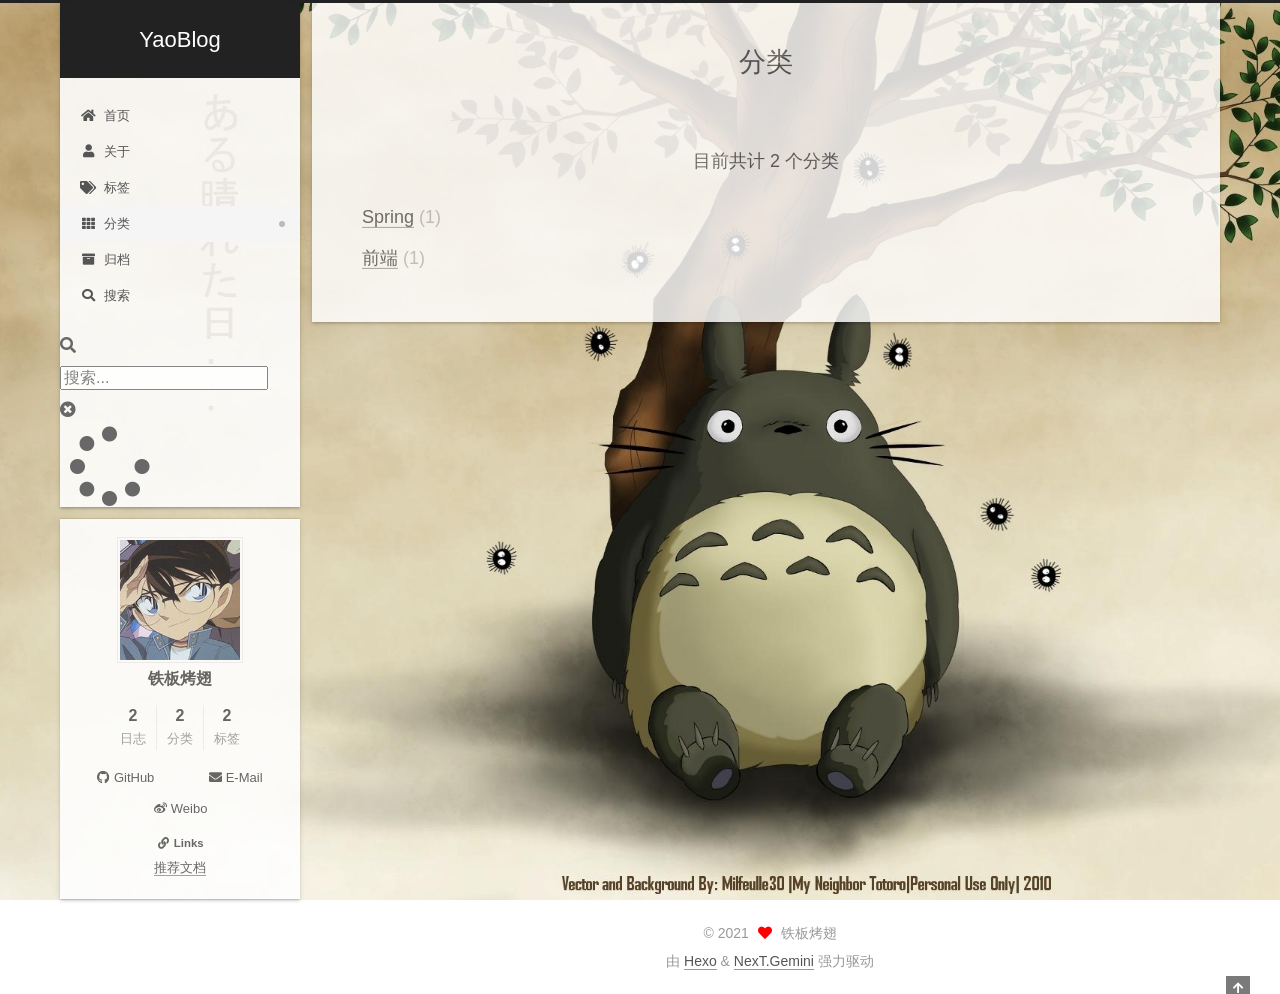
<file: categories/index.html>
<!DOCTYPE html>
<html lang="zh-CN">
<head>
  <meta charset="UTF-8">
<meta name="viewport" content="width=device-width, initial-scale=1, maximum-scale=2">
<meta name="theme-color" content="#222">
<meta name="generator" content="Hexo 5.3.0">
  <link rel="apple-touch-icon" sizes="180x180" href="/images/apple-touch-icon-next.png">
  <link rel="icon" type="image/png" sizes="32x32" href="/images/favicon-32x32-next.png">
  <link rel="icon" type="image/png" sizes="16x16" href="/images/favicon-16x16-next.png">
  <link rel="mask-icon" href="/images/logo.svg" color="#222">

<link rel="stylesheet" href="/css/main.css">


<link rel="stylesheet" href="/lib/font-awesome/css/all.min.css">

<script id="hexo-configurations">
    var NexT = window.NexT || {};
    var CONFIG = {"hostname":"yaoblog.com","root":"/","scheme":"Gemini","version":"7.8.0","exturl":false,"sidebar":{"position":"left","display":"post","padding":18,"offset":12,"onmobile":false},"copycode":{"enable":false,"show_result":false,"style":null},"back2top":{"enable":true,"sidebar":false,"scrollpercent":false},"bookmark":{"enable":false,"color":"#222","save":"auto"},"fancybox":false,"mediumzoom":false,"lazyload":false,"pangu":false,"comments":{"style":"tabs","active":null,"storage":true,"lazyload":false,"nav":null},"algolia":{"hits":{"per_page":10},"labels":{"input_placeholder":"Search for Posts","hits_empty":"We didn't find any results for the search: ${query}","hits_stats":"${hits} results found in ${time} ms"}},"localsearch":{"enable":true,"trigger":"auto","top_n_per_article":1,"unescape":false,"preload":false},"motion":{"enable":true,"async":false,"transition":{"post_block":"fadeIn","post_header":"slideDownIn","post_body":"slideDownIn","coll_header":"slideLeftIn","sidebar":"slideUpIn"}},"path":"search.xml"};
  </script>

  <meta property="og:type" content="website">
<meta property="og:title" content="分类">
<meta property="og:url" content="http://yaoblog.com/categories/index.html">
<meta property="og:site_name" content="YaoBlog">
<meta property="og:locale" content="zh_CN">
<meta property="article:published_time" content="2021-02-19T09:11:05.000Z">
<meta property="article:modified_time" content="2021-02-19T09:12:21.694Z">
<meta property="article:author" content="铁板烤翅">
<meta name="twitter:card" content="summary">

<link rel="canonical" href="http://yaoblog.com/categories/">


<script id="page-configurations">
  // https://hexo.io/docs/variables.html
  CONFIG.page = {
    sidebar: "",
    isHome : false,
    isPost : false,
    lang   : 'zh-CN'
  };
</script>

  <title>分类 | YaoBlog
</title>
  






  <noscript>
  <style>
  .use-motion .brand,
  .use-motion .menu-item,
  .sidebar-inner,
  .use-motion .post-block,
  .use-motion .pagination,
  .use-motion .comments,
  .use-motion .post-header,
  .use-motion .post-body,
  .use-motion .collection-header { opacity: initial; }

  .use-motion .site-title,
  .use-motion .site-subtitle {
    opacity: initial;
    top: initial;
  }

  .use-motion .logo-line-before i { left: initial; }
  .use-motion .logo-line-after i { right: initial; }
  </style>
</noscript>

</head>

<body itemscope itemtype="http://schema.org/WebPage">
  <div class="container use-motion">
    <div class="headband"></div>

    <header class="header" itemscope itemtype="http://schema.org/WPHeader">
      <div class="header-inner"><div class="site-brand-container">
  <div class="site-nav-toggle">
    <div class="toggle" aria-label="切换导航栏">
      <span class="toggle-line toggle-line-first"></span>
      <span class="toggle-line toggle-line-middle"></span>
      <span class="toggle-line toggle-line-last"></span>
    </div>
  </div>

  <div class="site-meta">

    <a href="/" class="brand" rel="start">
      <span class="logo-line-before"><i></i></span>
      <h1 class="site-title">YaoBlog</h1>
      <span class="logo-line-after"><i></i></span>
    </a>
  </div>

  <div class="site-nav-right">
    <div class="toggle popup-trigger">
        <i class="fa fa-search fa-fw fa-lg"></i>
    </div>
  </div>
</div>




<nav class="site-nav">
  <ul id="menu" class="main-menu menu">
        <li class="menu-item menu-item-home">

    <a href="/" rel="section"><i class="fa fa-home fa-fw"></i>首页</a>

  </li>
        <li class="menu-item menu-item-about">

    <a href="/about/" rel="section"><i class="fa fa-user fa-fw"></i>关于</a>

  </li>
        <li class="menu-item menu-item-tags">

    <a href="/tags/" rel="section"><i class="fa fa-tags fa-fw"></i>标签</a>

  </li>
        <li class="menu-item menu-item-categories">

    <a href="/categories/" rel="section"><i class="fa fa-th fa-fw"></i>分类</a>

  </li>
        <li class="menu-item menu-item-archives">

    <a href="/archives/" rel="section"><i class="fa fa-archive fa-fw"></i>归档</a>

  </li>
      <li class="menu-item menu-item-search">
        <a role="button" class="popup-trigger"><i class="fa fa-search fa-fw"></i>搜索
        </a>
      </li>
  </ul>
</nav>



  <div class="search-pop-overlay">
    <div class="popup search-popup">
        <div class="search-header">
  <span class="search-icon">
    <i class="fa fa-search"></i>
  </span>
  <div class="search-input-container">
    <input autocomplete="off" autocapitalize="off"
           placeholder="搜索..." spellcheck="false"
           type="search" class="search-input">
  </div>
  <span class="popup-btn-close">
    <i class="fa fa-times-circle"></i>
  </span>
</div>
<div id="search-result">
  <div id="no-result">
    <i class="fa fa-spinner fa-pulse fa-5x fa-fw"></i>
  </div>
</div>

    </div>
  </div>

</div>
    </header>

    
  <div class="back-to-top">
    <i class="fa fa-arrow-up"></i>
    <span>0%</span>
  </div>


    <main class="main">
      <div class="main-inner">
        <div class="content-wrap">
          
  
  

          <div class="content page posts-expand">
            

    
    
    
    <div class="post-block" lang="zh-CN">
      <header class="post-header">

<h1 class="post-title" itemprop="name headline">分类
</h1>

<div class="post-meta">
  

</div>

</header>

      
      
      
      <div class="post-body">
          <div class="category-all-page">
            <div class="category-all-title">
              目前共计 2 个分类
            </div>
            <div class="category-all">
              <ul class="category-list"><li class="category-list-item"><a class="category-list-link" href="/categories/Spring/">Spring</a><span class="category-list-count">1</span></li><li class="category-list-item"><a class="category-list-link" href="/categories/%E5%89%8D%E7%AB%AF/">前端</a><span class="category-list-count">1</span></li></ul>
            </div>
          </div>
        
      </div>
      
      
      
    </div>
    

    
    
    


          </div>
          

<script>
  window.addEventListener('tabs:register', () => {
    let { activeClass } = CONFIG.comments;
    if (CONFIG.comments.storage) {
      activeClass = localStorage.getItem('comments_active') || activeClass;
    }
    if (activeClass) {
      let activeTab = document.querySelector(`a[href="#comment-${activeClass}"]`);
      if (activeTab) {
        activeTab.click();
      }
    }
  });
  if (CONFIG.comments.storage) {
    window.addEventListener('tabs:click', event => {
      if (!event.target.matches('.tabs-comment .tab-content .tab-pane')) return;
      let commentClass = event.target.classList[1];
      localStorage.setItem('comments_active', commentClass);
    });
  }
</script>

        </div>
          
  
  <div class="toggle sidebar-toggle">
    <span class="toggle-line toggle-line-first"></span>
    <span class="toggle-line toggle-line-middle"></span>
    <span class="toggle-line toggle-line-last"></span>
  </div>

  <aside class="sidebar">
    <div class="sidebar-inner">

      <ul class="sidebar-nav motion-element">
        <li class="sidebar-nav-toc">
          文章目录
        </li>
        <li class="sidebar-nav-overview">
          站点概览
        </li>
      </ul>

      <!--noindex-->
      <div class="post-toc-wrap sidebar-panel">
      </div>
      <!--/noindex-->

      <div class="site-overview-wrap sidebar-panel">
        <div class="site-author motion-element" itemprop="author" itemscope itemtype="http://schema.org/Person">
    <img class="site-author-image" itemprop="image" alt="铁板烤翅"
      src="/images/1.gif">
  <p class="site-author-name" itemprop="name">铁板烤翅</p>
  <div class="site-description" itemprop="description"></div>
</div>
<div class="site-state-wrap motion-element">
  <nav class="site-state">
      <div class="site-state-item site-state-posts">
          <a href="/archives/">
        
          <span class="site-state-item-count">2</span>
          <span class="site-state-item-name">日志</span>
        </a>
      </div>
      <div class="site-state-item site-state-categories">
            <a href="/categories/">
          
        <span class="site-state-item-count">2</span>
        <span class="site-state-item-name">分类</span></a>
      </div>
      <div class="site-state-item site-state-tags">
            <a href="/tags/">
          
        <span class="site-state-item-count">2</span>
        <span class="site-state-item-name">标签</span></a>
      </div>
  </nav>
</div>
  <div class="links-of-author motion-element">
      <span class="links-of-author-item">
        <a href="https://github.com/yaochangjian99" title="GitHub → https:&#x2F;&#x2F;github.com&#x2F;yaochangjian99" rel="noopener" target="_blank"><i class="fab fa-github fa-fw"></i>GitHub</a>
      </span>
      <span class="links-of-author-item">
        <a href="mailto:yourname@gmail.com" title="E-Mail → mailto:yourname@gmail.com" rel="noopener" target="_blank"><i class="fa fa-envelope fa-fw"></i>E-Mail</a>
      </span>
      <span class="links-of-author-item">
        <a href="https://weibo.com/yourname" title="Weibo → https:&#x2F;&#x2F;weibo.com&#x2F;yourname" rel="noopener" target="_blank"><i class="fab fa-weibo fa-fw"></i>Weibo</a>
      </span>
  </div>


  <div class="links-of-blogroll motion-element">
    <div class="links-of-blogroll-title"><i class="fa fa-link fa-fw"></i>
      Links
    </div>
    <ul class="links-of-blogroll-list">
        <li class="links-of-blogroll-item">
          <a href="https://mubu.com/doc/4XnoLRq3066#mindmap" title="https:&#x2F;&#x2F;mubu.com&#x2F;doc&#x2F;4XnoLRq3066#mindmap" rel="noopener" target="_blank">推荐文档</a>
        </li>
    </ul>
  </div>

      </div>

    </div>
  </aside>
  <div id="sidebar-dimmer"></div>


      </div>
    </main>

    <footer class="footer">
      <div class="footer-inner">
        

        

<div class="copyright">
  
  &copy; 
  <span itemprop="copyrightYear">2021</span>
  <span class="with-love">
    <i class="fa fa-heart"></i>
  </span>
  <span class="author" itemprop="copyrightHolder">铁板烤翅</span>
</div>
  <div class="powered-by">由 <a href="https://hexo.io/" class="theme-link" rel="noopener" target="_blank">Hexo</a> & <a href="https://theme-next.org/" class="theme-link" rel="noopener" target="_blank">NexT.Gemini</a> 强力驱动
  </div>

        








      </div>
    </footer>
  </div>

  
  <script src="/lib/anime.min.js"></script>
  <script src="/lib/velocity/velocity.min.js"></script>
  <script src="/lib/velocity/velocity.ui.min.js"></script>

<script src="/js/utils.js"></script>

<script src="/js/motion.js"></script>


<script src="/js/schemes/pisces.js"></script>


<script src="/js/next-boot.js"></script>




  




  
<script src="/js/local-search.js"></script>













  

  

</body>
</html>
</file>
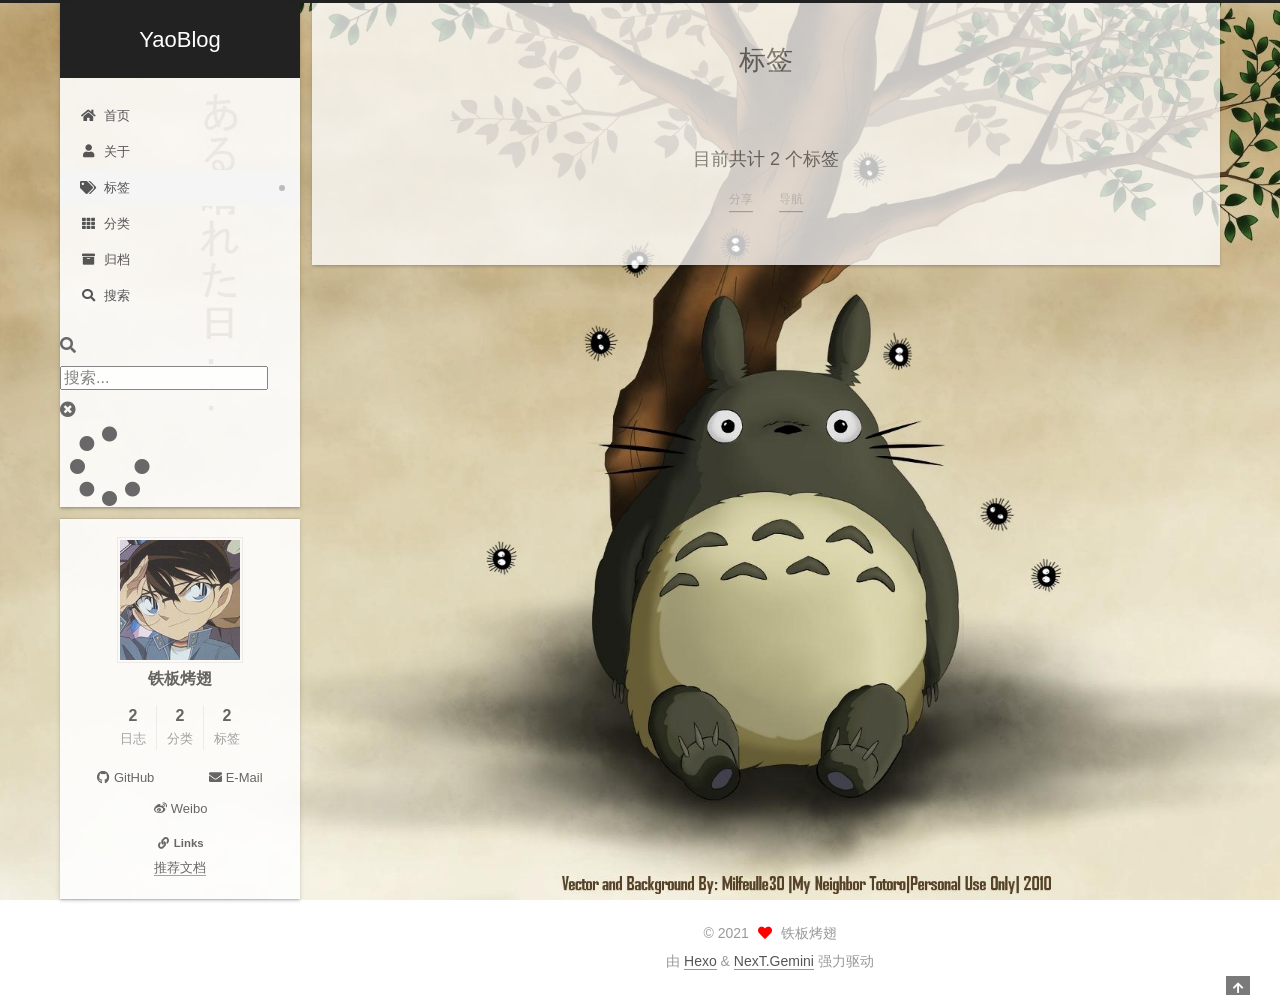
<file: tags/index.html>
<!DOCTYPE html>
<html lang="zh-CN">
<head>
  <meta charset="UTF-8">
<meta name="viewport" content="width=device-width, initial-scale=1, maximum-scale=2">
<meta name="theme-color" content="#222">
<meta name="generator" content="Hexo 5.3.0">
  <link rel="apple-touch-icon" sizes="180x180" href="/images/apple-touch-icon-next.png">
  <link rel="icon" type="image/png" sizes="32x32" href="/images/favicon-32x32-next.png">
  <link rel="icon" type="image/png" sizes="16x16" href="/images/favicon-16x16-next.png">
  <link rel="mask-icon" href="/images/logo.svg" color="#222">

<link rel="stylesheet" href="/css/main.css">


<link rel="stylesheet" href="/lib/font-awesome/css/all.min.css">

<script id="hexo-configurations">
    var NexT = window.NexT || {};
    var CONFIG = {"hostname":"yaoblog.com","root":"/","scheme":"Gemini","version":"7.8.0","exturl":false,"sidebar":{"position":"left","display":"post","padding":18,"offset":12,"onmobile":false},"copycode":{"enable":false,"show_result":false,"style":null},"back2top":{"enable":true,"sidebar":false,"scrollpercent":false},"bookmark":{"enable":false,"color":"#222","save":"auto"},"fancybox":false,"mediumzoom":false,"lazyload":false,"pangu":false,"comments":{"style":"tabs","active":null,"storage":true,"lazyload":false,"nav":null},"algolia":{"hits":{"per_page":10},"labels":{"input_placeholder":"Search for Posts","hits_empty":"We didn't find any results for the search: ${query}","hits_stats":"${hits} results found in ${time} ms"}},"localsearch":{"enable":true,"trigger":"auto","top_n_per_article":1,"unescape":false,"preload":false},"motion":{"enable":true,"async":false,"transition":{"post_block":"fadeIn","post_header":"slideDownIn","post_body":"slideDownIn","coll_header":"slideLeftIn","sidebar":"slideUpIn"}},"path":"search.xml"};
  </script>

  <meta property="og:type" content="website">
<meta property="og:title" content="标签">
<meta property="og:url" content="http://yaoblog.com/tags/index.html">
<meta property="og:site_name" content="YaoBlog">
<meta property="og:locale" content="zh_CN">
<meta property="article:published_time" content="2021-02-19T09:04:12.000Z">
<meta property="article:modified_time" content="2021-02-19T09:07:56.780Z">
<meta property="article:author" content="铁板烤翅">
<meta name="twitter:card" content="summary">

<link rel="canonical" href="http://yaoblog.com/tags/">


<script id="page-configurations">
  // https://hexo.io/docs/variables.html
  CONFIG.page = {
    sidebar: "",
    isHome : false,
    isPost : false,
    lang   : 'zh-CN'
  };
</script>

  <title>标签 | YaoBlog
</title>
  






  <noscript>
  <style>
  .use-motion .brand,
  .use-motion .menu-item,
  .sidebar-inner,
  .use-motion .post-block,
  .use-motion .pagination,
  .use-motion .comments,
  .use-motion .post-header,
  .use-motion .post-body,
  .use-motion .collection-header { opacity: initial; }

  .use-motion .site-title,
  .use-motion .site-subtitle {
    opacity: initial;
    top: initial;
  }

  .use-motion .logo-line-before i { left: initial; }
  .use-motion .logo-line-after i { right: initial; }
  </style>
</noscript>

</head>

<body itemscope itemtype="http://schema.org/WebPage">
  <div class="container use-motion">
    <div class="headband"></div>

    <header class="header" itemscope itemtype="http://schema.org/WPHeader">
      <div class="header-inner"><div class="site-brand-container">
  <div class="site-nav-toggle">
    <div class="toggle" aria-label="切换导航栏">
      <span class="toggle-line toggle-line-first"></span>
      <span class="toggle-line toggle-line-middle"></span>
      <span class="toggle-line toggle-line-last"></span>
    </div>
  </div>

  <div class="site-meta">

    <a href="/" class="brand" rel="start">
      <span class="logo-line-before"><i></i></span>
      <h1 class="site-title">YaoBlog</h1>
      <span class="logo-line-after"><i></i></span>
    </a>
  </div>

  <div class="site-nav-right">
    <div class="toggle popup-trigger">
        <i class="fa fa-search fa-fw fa-lg"></i>
    </div>
  </div>
</div>




<nav class="site-nav">
  <ul id="menu" class="main-menu menu">
        <li class="menu-item menu-item-home">

    <a href="/" rel="section"><i class="fa fa-home fa-fw"></i>首页</a>

  </li>
        <li class="menu-item menu-item-about">

    <a href="/about/" rel="section"><i class="fa fa-user fa-fw"></i>关于</a>

  </li>
        <li class="menu-item menu-item-tags">

    <a href="/tags/" rel="section"><i class="fa fa-tags fa-fw"></i>标签</a>

  </li>
        <li class="menu-item menu-item-categories">

    <a href="/categories/" rel="section"><i class="fa fa-th fa-fw"></i>分类</a>

  </li>
        <li class="menu-item menu-item-archives">

    <a href="/archives/" rel="section"><i class="fa fa-archive fa-fw"></i>归档</a>

  </li>
      <li class="menu-item menu-item-search">
        <a role="button" class="popup-trigger"><i class="fa fa-search fa-fw"></i>搜索
        </a>
      </li>
  </ul>
</nav>



  <div class="search-pop-overlay">
    <div class="popup search-popup">
        <div class="search-header">
  <span class="search-icon">
    <i class="fa fa-search"></i>
  </span>
  <div class="search-input-container">
    <input autocomplete="off" autocapitalize="off"
           placeholder="搜索..." spellcheck="false"
           type="search" class="search-input">
  </div>
  <span class="popup-btn-close">
    <i class="fa fa-times-circle"></i>
  </span>
</div>
<div id="search-result">
  <div id="no-result">
    <i class="fa fa-spinner fa-pulse fa-5x fa-fw"></i>
  </div>
</div>

    </div>
  </div>

</div>
    </header>

    
  <div class="back-to-top">
    <i class="fa fa-arrow-up"></i>
    <span>0%</span>
  </div>


    <main class="main">
      <div class="main-inner">
        <div class="content-wrap">
          
  
  

          <div class="content page posts-expand">
            

    
    
    
    <div class="post-block" lang="zh-CN">
      <header class="post-header">

<h1 class="post-title" itemprop="name headline">标签
</h1>

<div class="post-meta">
  

</div>

</header>

      
      
      
      <div class="post-body">
          <div class="tag-cloud">
            <div class="tag-cloud-title">
              目前共计 2 个标签
            </div>
            <div class="tag-cloud-tags">
              <a href="/tags/%E5%88%86%E4%BA%AB/" style="font-size: 12px; color: #ccc">分享</a> <a href="/tags/%E5%AF%BC%E8%88%AA/" style="font-size: 12px; color: #ccc">导航</a>
            </div>
          </div>
        
      </div>
      
      
      
    </div>
    

    
    
    


          </div>
          

<script>
  window.addEventListener('tabs:register', () => {
    let { activeClass } = CONFIG.comments;
    if (CONFIG.comments.storage) {
      activeClass = localStorage.getItem('comments_active') || activeClass;
    }
    if (activeClass) {
      let activeTab = document.querySelector(`a[href="#comment-${activeClass}"]`);
      if (activeTab) {
        activeTab.click();
      }
    }
  });
  if (CONFIG.comments.storage) {
    window.addEventListener('tabs:click', event => {
      if (!event.target.matches('.tabs-comment .tab-content .tab-pane')) return;
      let commentClass = event.target.classList[1];
      localStorage.setItem('comments_active', commentClass);
    });
  }
</script>

        </div>
          
  
  <div class="toggle sidebar-toggle">
    <span class="toggle-line toggle-line-first"></span>
    <span class="toggle-line toggle-line-middle"></span>
    <span class="toggle-line toggle-line-last"></span>
  </div>

  <aside class="sidebar">
    <div class="sidebar-inner">

      <ul class="sidebar-nav motion-element">
        <li class="sidebar-nav-toc">
          文章目录
        </li>
        <li class="sidebar-nav-overview">
          站点概览
        </li>
      </ul>

      <!--noindex-->
      <div class="post-toc-wrap sidebar-panel">
      </div>
      <!--/noindex-->

      <div class="site-overview-wrap sidebar-panel">
        <div class="site-author motion-element" itemprop="author" itemscope itemtype="http://schema.org/Person">
    <img class="site-author-image" itemprop="image" alt="铁板烤翅"
      src="/images/1.gif">
  <p class="site-author-name" itemprop="name">铁板烤翅</p>
  <div class="site-description" itemprop="description"></div>
</div>
<div class="site-state-wrap motion-element">
  <nav class="site-state">
      <div class="site-state-item site-state-posts">
          <a href="/archives/">
        
          <span class="site-state-item-count">2</span>
          <span class="site-state-item-name">日志</span>
        </a>
      </div>
      <div class="site-state-item site-state-categories">
            <a href="/categories/">
          
        <span class="site-state-item-count">2</span>
        <span class="site-state-item-name">分类</span></a>
      </div>
      <div class="site-state-item site-state-tags">
            <a href="/tags/">
          
        <span class="site-state-item-count">2</span>
        <span class="site-state-item-name">标签</span></a>
      </div>
  </nav>
</div>
  <div class="links-of-author motion-element">
      <span class="links-of-author-item">
        <a href="https://github.com/yaochangjian99" title="GitHub → https:&#x2F;&#x2F;github.com&#x2F;yaochangjian99" rel="noopener" target="_blank"><i class="fab fa-github fa-fw"></i>GitHub</a>
      </span>
      <span class="links-of-author-item">
        <a href="mailto:yourname@gmail.com" title="E-Mail → mailto:yourname@gmail.com" rel="noopener" target="_blank"><i class="fa fa-envelope fa-fw"></i>E-Mail</a>
      </span>
      <span class="links-of-author-item">
        <a href="https://weibo.com/yourname" title="Weibo → https:&#x2F;&#x2F;weibo.com&#x2F;yourname" rel="noopener" target="_blank"><i class="fab fa-weibo fa-fw"></i>Weibo</a>
      </span>
  </div>


  <div class="links-of-blogroll motion-element">
    <div class="links-of-blogroll-title"><i class="fa fa-link fa-fw"></i>
      Links
    </div>
    <ul class="links-of-blogroll-list">
        <li class="links-of-blogroll-item">
          <a href="https://mubu.com/doc/4XnoLRq3066#mindmap" title="https:&#x2F;&#x2F;mubu.com&#x2F;doc&#x2F;4XnoLRq3066#mindmap" rel="noopener" target="_blank">推荐文档</a>
        </li>
    </ul>
  </div>

      </div>

    </div>
  </aside>
  <div id="sidebar-dimmer"></div>


      </div>
    </main>

    <footer class="footer">
      <div class="footer-inner">
        

        

<div class="copyright">
  
  &copy; 
  <span itemprop="copyrightYear">2021</span>
  <span class="with-love">
    <i class="fa fa-heart"></i>
  </span>
  <span class="author" itemprop="copyrightHolder">铁板烤翅</span>
</div>
  <div class="powered-by">由 <a href="https://hexo.io/" class="theme-link" rel="noopener" target="_blank">Hexo</a> & <a href="https://theme-next.org/" class="theme-link" rel="noopener" target="_blank">NexT.Gemini</a> 强力驱动
  </div>

        








      </div>
    </footer>
  </div>

  
  <script src="/lib/anime.min.js"></script>
  <script src="/lib/velocity/velocity.min.js"></script>
  <script src="/lib/velocity/velocity.ui.min.js"></script>

<script src="/js/utils.js"></script>

<script src="/js/motion.js"></script>


<script src="/js/schemes/pisces.js"></script>


<script src="/js/next-boot.js"></script>




  




  
<script src="/js/local-search.js"></script>













  

  

</body>
</html>
</file>
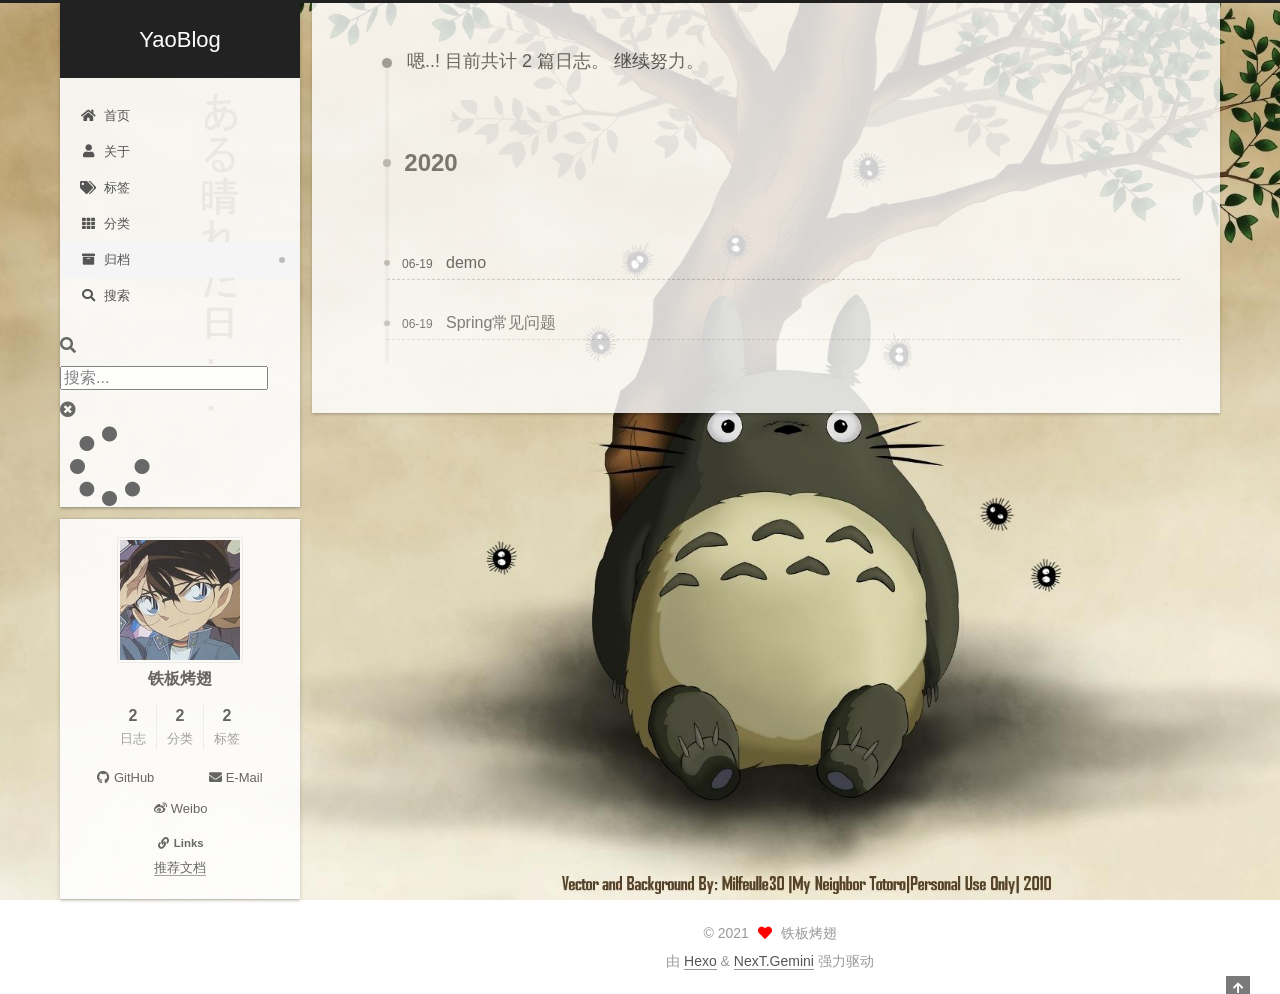
<file: archives/2020/index.html>
<!DOCTYPE html>
<html lang="zh-CN">
<head>
  <meta charset="UTF-8">
<meta name="viewport" content="width=device-width, initial-scale=1, maximum-scale=2">
<meta name="theme-color" content="#222">
<meta name="generator" content="Hexo 5.3.0">
  <link rel="apple-touch-icon" sizes="180x180" href="/images/apple-touch-icon-next.png">
  <link rel="icon" type="image/png" sizes="32x32" href="/images/favicon-32x32-next.png">
  <link rel="icon" type="image/png" sizes="16x16" href="/images/favicon-16x16-next.png">
  <link rel="mask-icon" href="/images/logo.svg" color="#222">

<link rel="stylesheet" href="/css/main.css">


<link rel="stylesheet" href="/lib/font-awesome/css/all.min.css">

<script id="hexo-configurations">
    var NexT = window.NexT || {};
    var CONFIG = {"hostname":"yaoblog.com","root":"/","scheme":"Gemini","version":"7.8.0","exturl":false,"sidebar":{"position":"left","display":"post","padding":18,"offset":12,"onmobile":false},"copycode":{"enable":false,"show_result":false,"style":null},"back2top":{"enable":true,"sidebar":false,"scrollpercent":false},"bookmark":{"enable":false,"color":"#222","save":"auto"},"fancybox":false,"mediumzoom":false,"lazyload":false,"pangu":false,"comments":{"style":"tabs","active":null,"storage":true,"lazyload":false,"nav":null},"algolia":{"hits":{"per_page":10},"labels":{"input_placeholder":"Search for Posts","hits_empty":"We didn't find any results for the search: ${query}","hits_stats":"${hits} results found in ${time} ms"}},"localsearch":{"enable":true,"trigger":"auto","top_n_per_article":1,"unescape":false,"preload":false},"motion":{"enable":true,"async":false,"transition":{"post_block":"fadeIn","post_header":"slideDownIn","post_body":"slideDownIn","coll_header":"slideLeftIn","sidebar":"slideUpIn"}},"path":"search.xml"};
  </script>

  <meta property="og:type" content="website">
<meta property="og:title" content="YaoBlog">
<meta property="og:url" content="http://yaoblog.com/archives/2020/index.html">
<meta property="og:site_name" content="YaoBlog">
<meta property="og:locale" content="zh_CN">
<meta property="article:author" content="铁板烤翅">
<meta name="twitter:card" content="summary">

<link rel="canonical" href="http://yaoblog.com/archives/2020/">


<script id="page-configurations">
  // https://hexo.io/docs/variables.html
  CONFIG.page = {
    sidebar: "",
    isHome : false,
    isPost : false,
    lang   : 'zh-CN'
  };
</script>

  <title>归档 | YaoBlog</title>
  






  <noscript>
  <style>
  .use-motion .brand,
  .use-motion .menu-item,
  .sidebar-inner,
  .use-motion .post-block,
  .use-motion .pagination,
  .use-motion .comments,
  .use-motion .post-header,
  .use-motion .post-body,
  .use-motion .collection-header { opacity: initial; }

  .use-motion .site-title,
  .use-motion .site-subtitle {
    opacity: initial;
    top: initial;
  }

  .use-motion .logo-line-before i { left: initial; }
  .use-motion .logo-line-after i { right: initial; }
  </style>
</noscript>

</head>

<body itemscope itemtype="http://schema.org/WebPage">
  <div class="container use-motion">
    <div class="headband"></div>

    <header class="header" itemscope itemtype="http://schema.org/WPHeader">
      <div class="header-inner"><div class="site-brand-container">
  <div class="site-nav-toggle">
    <div class="toggle" aria-label="切换导航栏">
      <span class="toggle-line toggle-line-first"></span>
      <span class="toggle-line toggle-line-middle"></span>
      <span class="toggle-line toggle-line-last"></span>
    </div>
  </div>

  <div class="site-meta">

    <a href="/" class="brand" rel="start">
      <span class="logo-line-before"><i></i></span>
      <h1 class="site-title">YaoBlog</h1>
      <span class="logo-line-after"><i></i></span>
    </a>
  </div>

  <div class="site-nav-right">
    <div class="toggle popup-trigger">
        <i class="fa fa-search fa-fw fa-lg"></i>
    </div>
  </div>
</div>




<nav class="site-nav">
  <ul id="menu" class="main-menu menu">
        <li class="menu-item menu-item-home">

    <a href="/" rel="section"><i class="fa fa-home fa-fw"></i>首页</a>

  </li>
        <li class="menu-item menu-item-about">

    <a href="/about/" rel="section"><i class="fa fa-user fa-fw"></i>关于</a>

  </li>
        <li class="menu-item menu-item-tags">

    <a href="/tags/" rel="section"><i class="fa fa-tags fa-fw"></i>标签</a>

  </li>
        <li class="menu-item menu-item-categories">

    <a href="/categories/" rel="section"><i class="fa fa-th fa-fw"></i>分类</a>

  </li>
        <li class="menu-item menu-item-archives">

    <a href="/archives/" rel="section"><i class="fa fa-archive fa-fw"></i>归档</a>

  </li>
      <li class="menu-item menu-item-search">
        <a role="button" class="popup-trigger"><i class="fa fa-search fa-fw"></i>搜索
        </a>
      </li>
  </ul>
</nav>



  <div class="search-pop-overlay">
    <div class="popup search-popup">
        <div class="search-header">
  <span class="search-icon">
    <i class="fa fa-search"></i>
  </span>
  <div class="search-input-container">
    <input autocomplete="off" autocapitalize="off"
           placeholder="搜索..." spellcheck="false"
           type="search" class="search-input">
  </div>
  <span class="popup-btn-close">
    <i class="fa fa-times-circle"></i>
  </span>
</div>
<div id="search-result">
  <div id="no-result">
    <i class="fa fa-spinner fa-pulse fa-5x fa-fw"></i>
  </div>
</div>

    </div>
  </div>

</div>
    </header>

    
  <div class="back-to-top">
    <i class="fa fa-arrow-up"></i>
    <span>0%</span>
  </div>


    <main class="main">
      <div class="main-inner">
        <div class="content-wrap">
          

          <div class="content archive">
            

  
  
  
  <div class="post-block">
    <div class="posts-collapse">
      <div class="collection-title">
        <span class="collection-header">嗯..! 目前共计 2 篇日志。 继续努力。</span>
      </div>

      
    <div class="collection-year">
      <span class="collection-header">2020</span>
    </div>

  <article itemscope itemtype="http://schema.org/Article">
    <header class="post-header">

      <div class="post-meta">
        <time itemprop="dateCreated"
              datetime="2020-06-19T20:37:00+08:00"
              content="2020-06-19">
          06-19
        </time>
      </div>

      <div class="post-title">
          <a class="post-title-link" href="/2020/06/19/demo/" itemprop="url">
            <span itemprop="name">demo</span>
          </a>
      </div>

    </header>
  </article>

  <article itemscope itemtype="http://schema.org/Article">
    <header class="post-header">

      <div class="post-meta">
        <time itemprop="dateCreated"
              datetime="2020-06-19T20:37:00+08:00"
              content="2020-06-19">
          06-19
        </time>
      </div>

      <div class="post-title">
          <a class="post-title-link" href="/2020/06/19/Spring%E5%B8%B8%E8%A7%81%E9%97%AE%E9%A2%98/" itemprop="url">
            <span itemprop="name">Spring常见问题</span>
          </a>
      </div>

    </header>
  </article>


    </div>
  </div>
  
  
  

  



          </div>
          

<script>
  window.addEventListener('tabs:register', () => {
    let { activeClass } = CONFIG.comments;
    if (CONFIG.comments.storage) {
      activeClass = localStorage.getItem('comments_active') || activeClass;
    }
    if (activeClass) {
      let activeTab = document.querySelector(`a[href="#comment-${activeClass}"]`);
      if (activeTab) {
        activeTab.click();
      }
    }
  });
  if (CONFIG.comments.storage) {
    window.addEventListener('tabs:click', event => {
      if (!event.target.matches('.tabs-comment .tab-content .tab-pane')) return;
      let commentClass = event.target.classList[1];
      localStorage.setItem('comments_active', commentClass);
    });
  }
</script>

        </div>
          
  
  <div class="toggle sidebar-toggle">
    <span class="toggle-line toggle-line-first"></span>
    <span class="toggle-line toggle-line-middle"></span>
    <span class="toggle-line toggle-line-last"></span>
  </div>

  <aside class="sidebar">
    <div class="sidebar-inner">

      <ul class="sidebar-nav motion-element">
        <li class="sidebar-nav-toc">
          文章目录
        </li>
        <li class="sidebar-nav-overview">
          站点概览
        </li>
      </ul>

      <!--noindex-->
      <div class="post-toc-wrap sidebar-panel">
      </div>
      <!--/noindex-->

      <div class="site-overview-wrap sidebar-panel">
        <div class="site-author motion-element" itemprop="author" itemscope itemtype="http://schema.org/Person">
    <img class="site-author-image" itemprop="image" alt="铁板烤翅"
      src="/images/1.gif">
  <p class="site-author-name" itemprop="name">铁板烤翅</p>
  <div class="site-description" itemprop="description"></div>
</div>
<div class="site-state-wrap motion-element">
  <nav class="site-state">
      <div class="site-state-item site-state-posts">
          <a href="/archives/">
        
          <span class="site-state-item-count">2</span>
          <span class="site-state-item-name">日志</span>
        </a>
      </div>
      <div class="site-state-item site-state-categories">
            <a href="/categories/">
          
        <span class="site-state-item-count">2</span>
        <span class="site-state-item-name">分类</span></a>
      </div>
      <div class="site-state-item site-state-tags">
            <a href="/tags/">
          
        <span class="site-state-item-count">2</span>
        <span class="site-state-item-name">标签</span></a>
      </div>
  </nav>
</div>
  <div class="links-of-author motion-element">
      <span class="links-of-author-item">
        <a href="https://github.com/yaochangjian99" title="GitHub → https:&#x2F;&#x2F;github.com&#x2F;yaochangjian99" rel="noopener" target="_blank"><i class="fab fa-github fa-fw"></i>GitHub</a>
      </span>
      <span class="links-of-author-item">
        <a href="mailto:yourname@gmail.com" title="E-Mail → mailto:yourname@gmail.com" rel="noopener" target="_blank"><i class="fa fa-envelope fa-fw"></i>E-Mail</a>
      </span>
      <span class="links-of-author-item">
        <a href="https://weibo.com/yourname" title="Weibo → https:&#x2F;&#x2F;weibo.com&#x2F;yourname" rel="noopener" target="_blank"><i class="fab fa-weibo fa-fw"></i>Weibo</a>
      </span>
  </div>


  <div class="links-of-blogroll motion-element">
    <div class="links-of-blogroll-title"><i class="fa fa-link fa-fw"></i>
      Links
    </div>
    <ul class="links-of-blogroll-list">
        <li class="links-of-blogroll-item">
          <a href="https://mubu.com/doc/4XnoLRq3066#mindmap" title="https:&#x2F;&#x2F;mubu.com&#x2F;doc&#x2F;4XnoLRq3066#mindmap" rel="noopener" target="_blank">推荐文档</a>
        </li>
    </ul>
  </div>

      </div>

    </div>
  </aside>
  <div id="sidebar-dimmer"></div>


      </div>
    </main>

    <footer class="footer">
      <div class="footer-inner">
        

        

<div class="copyright">
  
  &copy; 
  <span itemprop="copyrightYear">2021</span>
  <span class="with-love">
    <i class="fa fa-heart"></i>
  </span>
  <span class="author" itemprop="copyrightHolder">铁板烤翅</span>
</div>
  <div class="powered-by">由 <a href="https://hexo.io/" class="theme-link" rel="noopener" target="_blank">Hexo</a> & <a href="https://theme-next.org/" class="theme-link" rel="noopener" target="_blank">NexT.Gemini</a> 强力驱动
  </div>

        








      </div>
    </footer>
  </div>

  
  <script src="/lib/anime.min.js"></script>
  <script src="/lib/velocity/velocity.min.js"></script>
  <script src="/lib/velocity/velocity.ui.min.js"></script>

<script src="/js/utils.js"></script>

<script src="/js/motion.js"></script>


<script src="/js/schemes/pisces.js"></script>


<script src="/js/next-boot.js"></script>




  




  
<script src="/js/local-search.js"></script>













  

  

</body>
</html>
</file>
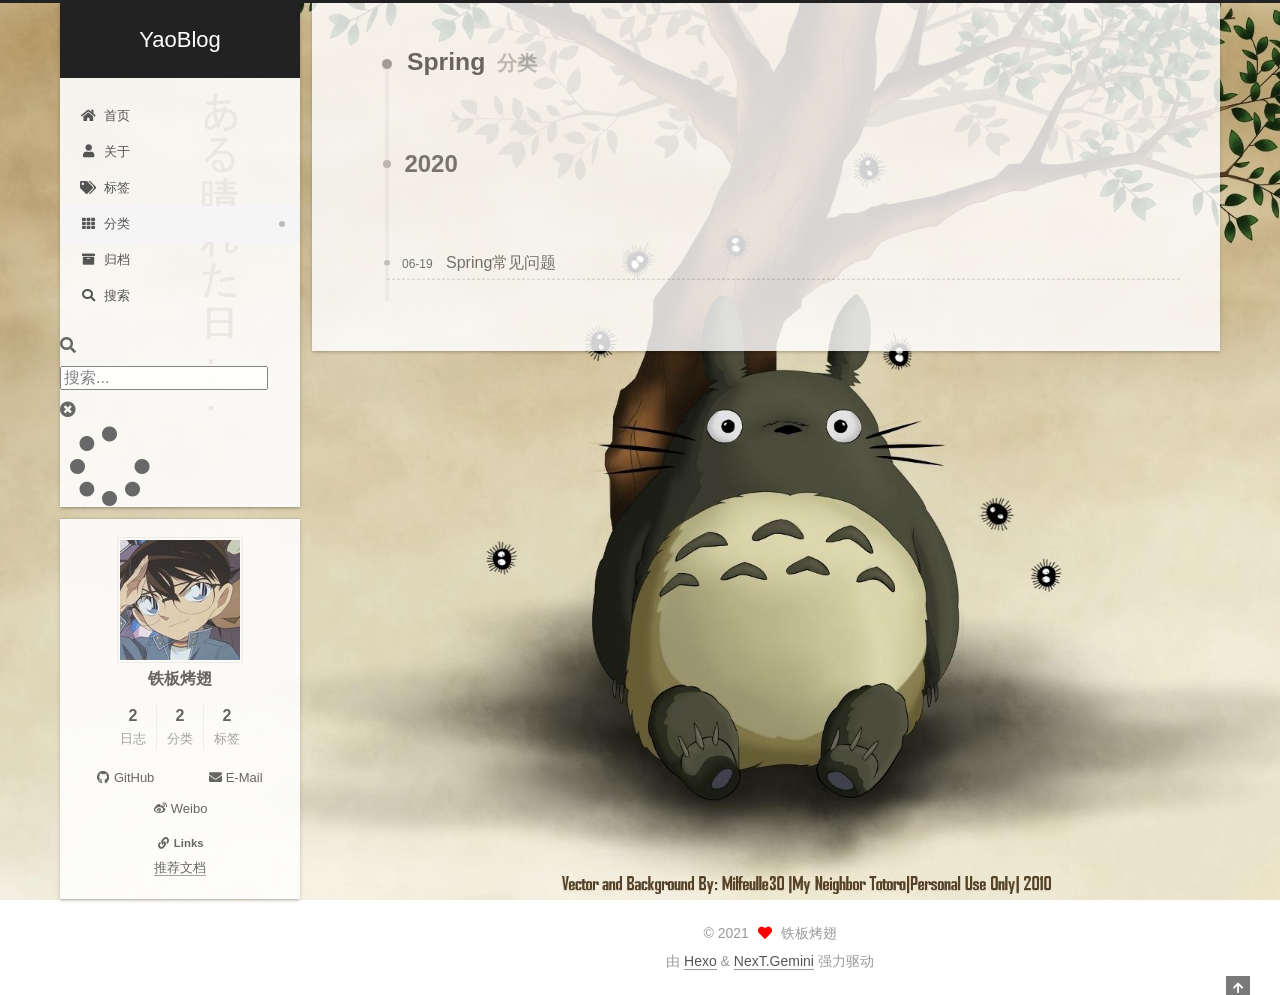
<file: categories/Spring/index.html>
<!DOCTYPE html>
<html lang="zh-CN">
<head>
  <meta charset="UTF-8">
<meta name="viewport" content="width=device-width, initial-scale=1, maximum-scale=2">
<meta name="theme-color" content="#222">
<meta name="generator" content="Hexo 5.3.0">
  <link rel="apple-touch-icon" sizes="180x180" href="/images/apple-touch-icon-next.png">
  <link rel="icon" type="image/png" sizes="32x32" href="/images/favicon-32x32-next.png">
  <link rel="icon" type="image/png" sizes="16x16" href="/images/favicon-16x16-next.png">
  <link rel="mask-icon" href="/images/logo.svg" color="#222">

<link rel="stylesheet" href="/css/main.css">


<link rel="stylesheet" href="/lib/font-awesome/css/all.min.css">

<script id="hexo-configurations">
    var NexT = window.NexT || {};
    var CONFIG = {"hostname":"yaoblog.com","root":"/","scheme":"Gemini","version":"7.8.0","exturl":false,"sidebar":{"position":"left","display":"post","padding":18,"offset":12,"onmobile":false},"copycode":{"enable":false,"show_result":false,"style":null},"back2top":{"enable":true,"sidebar":false,"scrollpercent":false},"bookmark":{"enable":false,"color":"#222","save":"auto"},"fancybox":false,"mediumzoom":false,"lazyload":false,"pangu":false,"comments":{"style":"tabs","active":null,"storage":true,"lazyload":false,"nav":null},"algolia":{"hits":{"per_page":10},"labels":{"input_placeholder":"Search for Posts","hits_empty":"We didn't find any results for the search: ${query}","hits_stats":"${hits} results found in ${time} ms"}},"localsearch":{"enable":true,"trigger":"auto","top_n_per_article":1,"unescape":false,"preload":false},"motion":{"enable":true,"async":false,"transition":{"post_block":"fadeIn","post_header":"slideDownIn","post_body":"slideDownIn","coll_header":"slideLeftIn","sidebar":"slideUpIn"}},"path":"search.xml"};
  </script>

  <meta property="og:type" content="website">
<meta property="og:title" content="YaoBlog">
<meta property="og:url" content="http://yaoblog.com/categories/Spring/index.html">
<meta property="og:site_name" content="YaoBlog">
<meta property="og:locale" content="zh_CN">
<meta property="article:author" content="铁板烤翅">
<meta name="twitter:card" content="summary">

<link rel="canonical" href="http://yaoblog.com/categories/Spring/">


<script id="page-configurations">
  // https://hexo.io/docs/variables.html
  CONFIG.page = {
    sidebar: "",
    isHome : false,
    isPost : false,
    lang   : 'zh-CN'
  };
</script>

  <title>分类: Spring | YaoBlog</title>
  






  <noscript>
  <style>
  .use-motion .brand,
  .use-motion .menu-item,
  .sidebar-inner,
  .use-motion .post-block,
  .use-motion .pagination,
  .use-motion .comments,
  .use-motion .post-header,
  .use-motion .post-body,
  .use-motion .collection-header { opacity: initial; }

  .use-motion .site-title,
  .use-motion .site-subtitle {
    opacity: initial;
    top: initial;
  }

  .use-motion .logo-line-before i { left: initial; }
  .use-motion .logo-line-after i { right: initial; }
  </style>
</noscript>

</head>

<body itemscope itemtype="http://schema.org/WebPage">
  <div class="container use-motion">
    <div class="headband"></div>

    <header class="header" itemscope itemtype="http://schema.org/WPHeader">
      <div class="header-inner"><div class="site-brand-container">
  <div class="site-nav-toggle">
    <div class="toggle" aria-label="切换导航栏">
      <span class="toggle-line toggle-line-first"></span>
      <span class="toggle-line toggle-line-middle"></span>
      <span class="toggle-line toggle-line-last"></span>
    </div>
  </div>

  <div class="site-meta">

    <a href="/" class="brand" rel="start">
      <span class="logo-line-before"><i></i></span>
      <h1 class="site-title">YaoBlog</h1>
      <span class="logo-line-after"><i></i></span>
    </a>
  </div>

  <div class="site-nav-right">
    <div class="toggle popup-trigger">
        <i class="fa fa-search fa-fw fa-lg"></i>
    </div>
  </div>
</div>




<nav class="site-nav">
  <ul id="menu" class="main-menu menu">
        <li class="menu-item menu-item-home">

    <a href="/" rel="section"><i class="fa fa-home fa-fw"></i>首页</a>

  </li>
        <li class="menu-item menu-item-about">

    <a href="/about/" rel="section"><i class="fa fa-user fa-fw"></i>关于</a>

  </li>
        <li class="menu-item menu-item-tags">

    <a href="/tags/" rel="section"><i class="fa fa-tags fa-fw"></i>标签</a>

  </li>
        <li class="menu-item menu-item-categories">

    <a href="/categories/" rel="section"><i class="fa fa-th fa-fw"></i>分类</a>

  </li>
        <li class="menu-item menu-item-archives">

    <a href="/archives/" rel="section"><i class="fa fa-archive fa-fw"></i>归档</a>

  </li>
      <li class="menu-item menu-item-search">
        <a role="button" class="popup-trigger"><i class="fa fa-search fa-fw"></i>搜索
        </a>
      </li>
  </ul>
</nav>



  <div class="search-pop-overlay">
    <div class="popup search-popup">
        <div class="search-header">
  <span class="search-icon">
    <i class="fa fa-search"></i>
  </span>
  <div class="search-input-container">
    <input autocomplete="off" autocapitalize="off"
           placeholder="搜索..." spellcheck="false"
           type="search" class="search-input">
  </div>
  <span class="popup-btn-close">
    <i class="fa fa-times-circle"></i>
  </span>
</div>
<div id="search-result">
  <div id="no-result">
    <i class="fa fa-spinner fa-pulse fa-5x fa-fw"></i>
  </div>
</div>

    </div>
  </div>

</div>
    </header>

    
  <div class="back-to-top">
    <i class="fa fa-arrow-up"></i>
    <span>0%</span>
  </div>


    <main class="main">
      <div class="main-inner">
        <div class="content-wrap">
          

          <div class="content category">
            

  
  
  
  <div class="post-block">
    <div class="posts-collapse">
      <div class="collection-title">
        <h2 class="collection-header">Spring
          <small>分类</small>
        </h2>
      </div>

      
    <div class="collection-year">
      <span class="collection-header">2020</span>
    </div>

  <article itemscope itemtype="http://schema.org/Article">
    <header class="post-header">

      <div class="post-meta">
        <time itemprop="dateCreated"
              datetime="2020-06-19T20:37:00+08:00"
              content="2020-06-19">
          06-19
        </time>
      </div>

      <div class="post-title">
          <a class="post-title-link" href="/2020/06/19/Spring%E5%B8%B8%E8%A7%81%E9%97%AE%E9%A2%98/" itemprop="url">
            <span itemprop="name">Spring常见问题</span>
          </a>
      </div>

    </header>
  </article>

    </div>
  </div>
  
  
  

  



          </div>
          

<script>
  window.addEventListener('tabs:register', () => {
    let { activeClass } = CONFIG.comments;
    if (CONFIG.comments.storage) {
      activeClass = localStorage.getItem('comments_active') || activeClass;
    }
    if (activeClass) {
      let activeTab = document.querySelector(`a[href="#comment-${activeClass}"]`);
      if (activeTab) {
        activeTab.click();
      }
    }
  });
  if (CONFIG.comments.storage) {
    window.addEventListener('tabs:click', event => {
      if (!event.target.matches('.tabs-comment .tab-content .tab-pane')) return;
      let commentClass = event.target.classList[1];
      localStorage.setItem('comments_active', commentClass);
    });
  }
</script>

        </div>
          
  
  <div class="toggle sidebar-toggle">
    <span class="toggle-line toggle-line-first"></span>
    <span class="toggle-line toggle-line-middle"></span>
    <span class="toggle-line toggle-line-last"></span>
  </div>

  <aside class="sidebar">
    <div class="sidebar-inner">

      <ul class="sidebar-nav motion-element">
        <li class="sidebar-nav-toc">
          文章目录
        </li>
        <li class="sidebar-nav-overview">
          站点概览
        </li>
      </ul>

      <!--noindex-->
      <div class="post-toc-wrap sidebar-panel">
      </div>
      <!--/noindex-->

      <div class="site-overview-wrap sidebar-panel">
        <div class="site-author motion-element" itemprop="author" itemscope itemtype="http://schema.org/Person">
    <img class="site-author-image" itemprop="image" alt="铁板烤翅"
      src="/images/1.gif">
  <p class="site-author-name" itemprop="name">铁板烤翅</p>
  <div class="site-description" itemprop="description"></div>
</div>
<div class="site-state-wrap motion-element">
  <nav class="site-state">
      <div class="site-state-item site-state-posts">
          <a href="/archives/">
        
          <span class="site-state-item-count">2</span>
          <span class="site-state-item-name">日志</span>
        </a>
      </div>
      <div class="site-state-item site-state-categories">
            <a href="/categories/">
          
        <span class="site-state-item-count">2</span>
        <span class="site-state-item-name">分类</span></a>
      </div>
      <div class="site-state-item site-state-tags">
            <a href="/tags/">
          
        <span class="site-state-item-count">2</span>
        <span class="site-state-item-name">标签</span></a>
      </div>
  </nav>
</div>
  <div class="links-of-author motion-element">
      <span class="links-of-author-item">
        <a href="https://github.com/yaochangjian99" title="GitHub → https:&#x2F;&#x2F;github.com&#x2F;yaochangjian99" rel="noopener" target="_blank"><i class="fab fa-github fa-fw"></i>GitHub</a>
      </span>
      <span class="links-of-author-item">
        <a href="mailto:yourname@gmail.com" title="E-Mail → mailto:yourname@gmail.com" rel="noopener" target="_blank"><i class="fa fa-envelope fa-fw"></i>E-Mail</a>
      </span>
      <span class="links-of-author-item">
        <a href="https://weibo.com/yourname" title="Weibo → https:&#x2F;&#x2F;weibo.com&#x2F;yourname" rel="noopener" target="_blank"><i class="fab fa-weibo fa-fw"></i>Weibo</a>
      </span>
  </div>


  <div class="links-of-blogroll motion-element">
    <div class="links-of-blogroll-title"><i class="fa fa-link fa-fw"></i>
      Links
    </div>
    <ul class="links-of-blogroll-list">
        <li class="links-of-blogroll-item">
          <a href="https://mubu.com/doc/4XnoLRq3066#mindmap" title="https:&#x2F;&#x2F;mubu.com&#x2F;doc&#x2F;4XnoLRq3066#mindmap" rel="noopener" target="_blank">推荐文档</a>
        </li>
    </ul>
  </div>

      </div>

    </div>
  </aside>
  <div id="sidebar-dimmer"></div>


      </div>
    </main>

    <footer class="footer">
      <div class="footer-inner">
        

        

<div class="copyright">
  
  &copy; 
  <span itemprop="copyrightYear">2021</span>
  <span class="with-love">
    <i class="fa fa-heart"></i>
  </span>
  <span class="author" itemprop="copyrightHolder">铁板烤翅</span>
</div>
  <div class="powered-by">由 <a href="https://hexo.io/" class="theme-link" rel="noopener" target="_blank">Hexo</a> & <a href="https://theme-next.org/" class="theme-link" rel="noopener" target="_blank">NexT.Gemini</a> 强力驱动
  </div>

        








      </div>
    </footer>
  </div>

  
  <script src="/lib/anime.min.js"></script>
  <script src="/lib/velocity/velocity.min.js"></script>
  <script src="/lib/velocity/velocity.ui.min.js"></script>

<script src="/js/utils.js"></script>

<script src="/js/motion.js"></script>


<script src="/js/schemes/pisces.js"></script>


<script src="/js/next-boot.js"></script>




  




  
<script src="/js/local-search.js"></script>













  

  

</body>
</html>
</file>
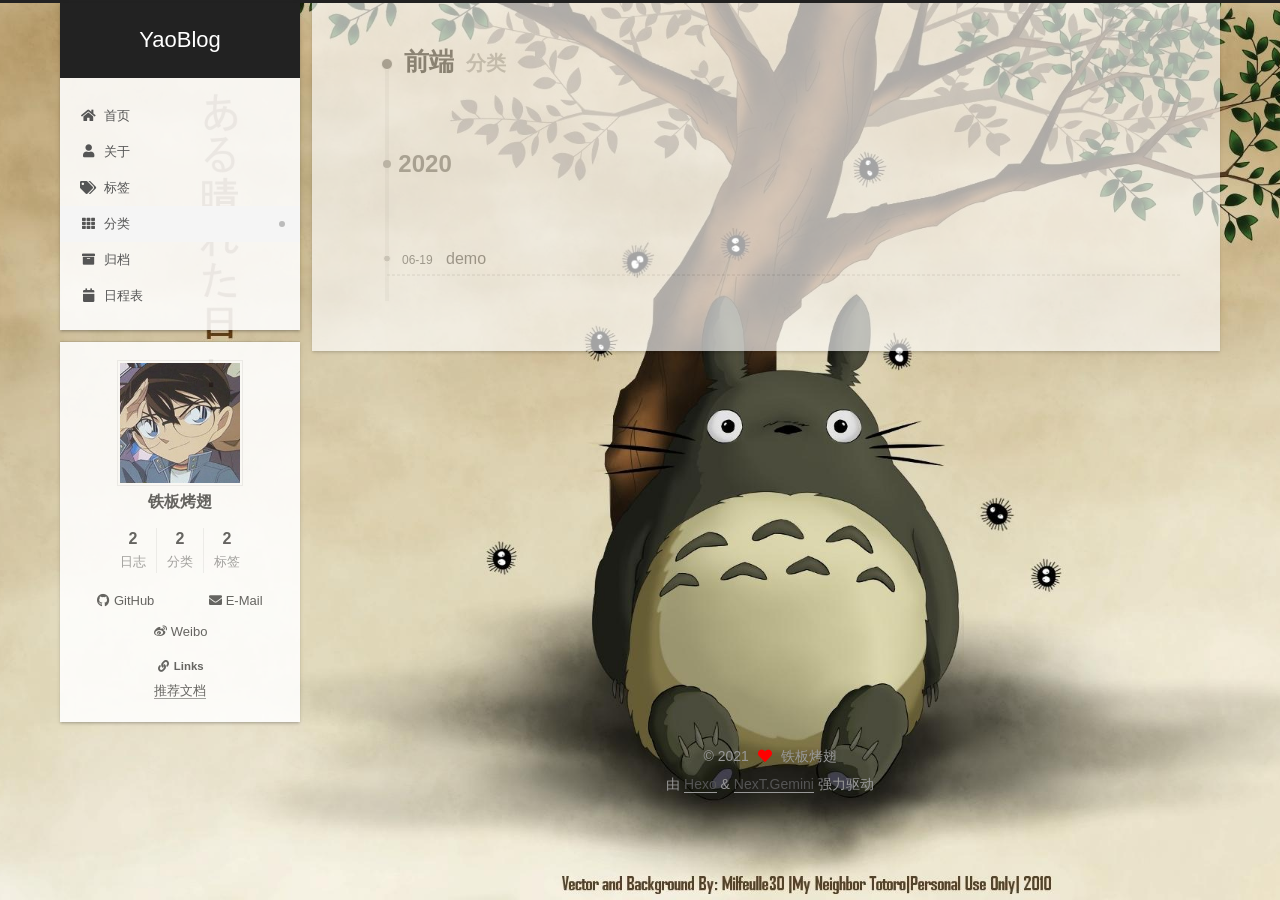
<file: categories/前端/index.html>
<!DOCTYPE html>
<html lang="zh-CN">
<head>
  <meta charset="UTF-8">
<meta name="viewport" content="width=device-width, initial-scale=1, maximum-scale=2">
<meta name="theme-color" content="#222">
<meta name="generator" content="Hexo 5.3.0">
  <link rel="apple-touch-icon" sizes="180x180" href="/images/apple-touch-icon-next.png">
  <link rel="icon" type="image/png" sizes="32x32" href="/images/favicon-32x32-next.png">
  <link rel="icon" type="image/png" sizes="16x16" href="/images/favicon-16x16-next.png">
  <link rel="mask-icon" href="/images/logo.svg" color="#222">

<link rel="stylesheet" href="/css/main.css">


<link rel="stylesheet" href="/lib/font-awesome/css/all.min.css">

<script id="hexo-configurations">
    var NexT = window.NexT || {};
    var CONFIG = {"hostname":"yaoblog.com","root":"/","scheme":"Gemini","version":"7.8.0","exturl":false,"sidebar":{"position":"left","display":"post","padding":18,"offset":12,"onmobile":false},"copycode":{"enable":false,"show_result":false,"style":null},"back2top":{"enable":true,"sidebar":false,"scrollpercent":false},"bookmark":{"enable":false,"color":"#222","save":"auto"},"fancybox":false,"mediumzoom":false,"lazyload":false,"pangu":false,"comments":{"style":"tabs","active":null,"storage":true,"lazyload":false,"nav":null},"algolia":{"hits":{"per_page":10},"labels":{"input_placeholder":"Search for Posts","hits_empty":"We didn't find any results for the search: ${query}","hits_stats":"${hits} results found in ${time} ms"}},"localsearch":{"enable":false,"trigger":"auto","top_n_per_article":1,"unescape":false,"preload":false},"motion":{"enable":true,"async":false,"transition":{"post_block":"fadeIn","post_header":"slideDownIn","post_body":"slideDownIn","coll_header":"slideLeftIn","sidebar":"slideUpIn"}}};
  </script>

  <meta property="og:type" content="website">
<meta property="og:title" content="YaoBlog">
<meta property="og:url" content="http://yaoblog.com/categories/%E5%89%8D%E7%AB%AF/index.html">
<meta property="og:site_name" content="YaoBlog">
<meta property="og:locale" content="zh_CN">
<meta property="article:author" content="铁板烤翅">
<meta name="twitter:card" content="summary">

<link rel="canonical" href="http://yaoblog.com/categories/%E5%89%8D%E7%AB%AF/">


<script id="page-configurations">
  // https://hexo.io/docs/variables.html
  CONFIG.page = {
    sidebar: "",
    isHome : false,
    isPost : false,
    lang   : 'zh-CN'
  };
</script>

  <title>分类: 前端 | YaoBlog</title>
  






  <noscript>
  <style>
  .use-motion .brand,
  .use-motion .menu-item,
  .sidebar-inner,
  .use-motion .post-block,
  .use-motion .pagination,
  .use-motion .comments,
  .use-motion .post-header,
  .use-motion .post-body,
  .use-motion .collection-header { opacity: initial; }

  .use-motion .site-title,
  .use-motion .site-subtitle {
    opacity: initial;
    top: initial;
  }

  .use-motion .logo-line-before i { left: initial; }
  .use-motion .logo-line-after i { right: initial; }
  </style>
</noscript>

</head>

<body itemscope itemtype="http://schema.org/WebPage">
  <div class="container use-motion">
    <div class="headband"></div>

    <header class="header" itemscope itemtype="http://schema.org/WPHeader">
      <div class="header-inner"><div class="site-brand-container">
  <div class="site-nav-toggle">
    <div class="toggle" aria-label="切换导航栏">
      <span class="toggle-line toggle-line-first"></span>
      <span class="toggle-line toggle-line-middle"></span>
      <span class="toggle-line toggle-line-last"></span>
    </div>
  </div>

  <div class="site-meta">

    <a href="/" class="brand" rel="start">
      <span class="logo-line-before"><i></i></span>
      <h1 class="site-title">YaoBlog</h1>
      <span class="logo-line-after"><i></i></span>
    </a>
  </div>

  <div class="site-nav-right">
    <div class="toggle popup-trigger">
    </div>
  </div>
</div>




<nav class="site-nav">
  <ul id="menu" class="main-menu menu">
        <li class="menu-item menu-item-home">

    <a href="/" rel="section"><i class="fa fa-home fa-fw"></i>首页</a>

  </li>
        <li class="menu-item menu-item-about">

    <a href="/about/" rel="section"><i class="fa fa-user fa-fw"></i>关于</a>

  </li>
        <li class="menu-item menu-item-tags">

    <a href="/tags/" rel="section"><i class="fa fa-tags fa-fw"></i>标签</a>

  </li>
        <li class="menu-item menu-item-categories">

    <a href="/categories/" rel="section"><i class="fa fa-th fa-fw"></i>分类</a>

  </li>
        <li class="menu-item menu-item-archives">

    <a href="/archives/" rel="section"><i class="fa fa-archive fa-fw"></i>归档</a>

  </li>
        <li class="menu-item menu-item-schedule">

    <a href="/schedule/" rel="section"><i class="fa fa-calendar fa-fw"></i>日程表</a>

  </li>
  </ul>
</nav>




</div>
    </header>

    
  <div class="back-to-top">
    <i class="fa fa-arrow-up"></i>
    <span>0%</span>
  </div>


    <main class="main">
      <div class="main-inner">
        <div class="content-wrap">
          

          <div class="content category">
            

  
  
  
  <div class="post-block">
    <div class="posts-collapse">
      <div class="collection-title">
        <h2 class="collection-header">前端
          <small>分类</small>
        </h2>
      </div>

      
    <div class="collection-year">
      <span class="collection-header">2020</span>
    </div>

  <article itemscope itemtype="http://schema.org/Article">
    <header class="post-header">

      <div class="post-meta">
        <time itemprop="dateCreated"
              datetime="2020-06-19T20:37:00+08:00"
              content="2020-06-19">
          06-19
        </time>
      </div>

      <div class="post-title">
          <a class="post-title-link" href="/2020/06/19/demo/" itemprop="url">
            <span itemprop="name">demo</span>
          </a>
      </div>

    </header>
  </article>

    </div>
  </div>
  
  
  

  



          </div>
          

<script>
  window.addEventListener('tabs:register', () => {
    let { activeClass } = CONFIG.comments;
    if (CONFIG.comments.storage) {
      activeClass = localStorage.getItem('comments_active') || activeClass;
    }
    if (activeClass) {
      let activeTab = document.querySelector(`a[href="#comment-${activeClass}"]`);
      if (activeTab) {
        activeTab.click();
      }
    }
  });
  if (CONFIG.comments.storage) {
    window.addEventListener('tabs:click', event => {
      if (!event.target.matches('.tabs-comment .tab-content .tab-pane')) return;
      let commentClass = event.target.classList[1];
      localStorage.setItem('comments_active', commentClass);
    });
  }
</script>

        </div>
          
  
  <div class="toggle sidebar-toggle">
    <span class="toggle-line toggle-line-first"></span>
    <span class="toggle-line toggle-line-middle"></span>
    <span class="toggle-line toggle-line-last"></span>
  </div>

  <aside class="sidebar">
    <div class="sidebar-inner">

      <ul class="sidebar-nav motion-element">
        <li class="sidebar-nav-toc">
          文章目录
        </li>
        <li class="sidebar-nav-overview">
          站点概览
        </li>
      </ul>

      <!--noindex-->
      <div class="post-toc-wrap sidebar-panel">
      </div>
      <!--/noindex-->

      <div class="site-overview-wrap sidebar-panel">
        <div class="site-author motion-element" itemprop="author" itemscope itemtype="http://schema.org/Person">
    <img class="site-author-image" itemprop="image" alt="铁板烤翅"
      src="/images/1.gif">
  <p class="site-author-name" itemprop="name">铁板烤翅</p>
  <div class="site-description" itemprop="description"></div>
</div>
<div class="site-state-wrap motion-element">
  <nav class="site-state">
      <div class="site-state-item site-state-posts">
          <a href="/archives/">
        
          <span class="site-state-item-count">2</span>
          <span class="site-state-item-name">日志</span>
        </a>
      </div>
      <div class="site-state-item site-state-categories">
            <a href="/categories/">
          
        <span class="site-state-item-count">2</span>
        <span class="site-state-item-name">分类</span></a>
      </div>
      <div class="site-state-item site-state-tags">
            <a href="/tags/">
          
        <span class="site-state-item-count">2</span>
        <span class="site-state-item-name">标签</span></a>
      </div>
  </nav>
</div>
  <div class="links-of-author motion-element">
      <span class="links-of-author-item">
        <a href="https://github.com/yaochangjian99" title="GitHub → https:&#x2F;&#x2F;github.com&#x2F;yaochangjian99" rel="noopener" target="_blank"><i class="fab fa-github fa-fw"></i>GitHub</a>
      </span>
      <span class="links-of-author-item">
        <a href="mailto:yourname@gmail.com" title="E-Mail → mailto:yourname@gmail.com" rel="noopener" target="_blank"><i class="fa fa-envelope fa-fw"></i>E-Mail</a>
      </span>
      <span class="links-of-author-item">
        <a href="https://weibo.com/yourname" title="Weibo → https:&#x2F;&#x2F;weibo.com&#x2F;yourname" rel="noopener" target="_blank"><i class="fab fa-weibo fa-fw"></i>Weibo</a>
      </span>
  </div>


  <div class="links-of-blogroll motion-element">
    <div class="links-of-blogroll-title"><i class="fa fa-link fa-fw"></i>
      Links
    </div>
    <ul class="links-of-blogroll-list">
        <li class="links-of-blogroll-item">
          <a href="https://mubu.com/doc/4XnoLRq3066#mindmap" title="https:&#x2F;&#x2F;mubu.com&#x2F;doc&#x2F;4XnoLRq3066#mindmap" rel="noopener" target="_blank">推荐文档</a>
        </li>
    </ul>
  </div>

      </div>

    </div>
  </aside>
  <div id="sidebar-dimmer"></div>


      </div>
    </main>

    <footer class="footer">
      <div class="footer-inner">
        

        

<div class="copyright">
  
  &copy; 
  <span itemprop="copyrightYear">2021</span>
  <span class="with-love">
    <i class="fa fa-heart"></i>
  </span>
  <span class="author" itemprop="copyrightHolder">铁板烤翅</span>
</div>
  <div class="powered-by">由 <a href="https://hexo.io/" class="theme-link" rel="noopener" target="_blank">Hexo</a> & <a href="https://theme-next.org/" class="theme-link" rel="noopener" target="_blank">NexT.Gemini</a> 强力驱动
  </div>

        








      </div>
    </footer>
  </div>

  
  <script src="/lib/anime.min.js"></script>
  <script src="/lib/velocity/velocity.min.js"></script>
  <script src="/lib/velocity/velocity.ui.min.js"></script>

<script src="/js/utils.js"></script>

<script src="/js/motion.js"></script>


<script src="/js/schemes/pisces.js"></script>


<script src="/js/next-boot.js"></script>




  















  

  

</body>
</html>
</file>
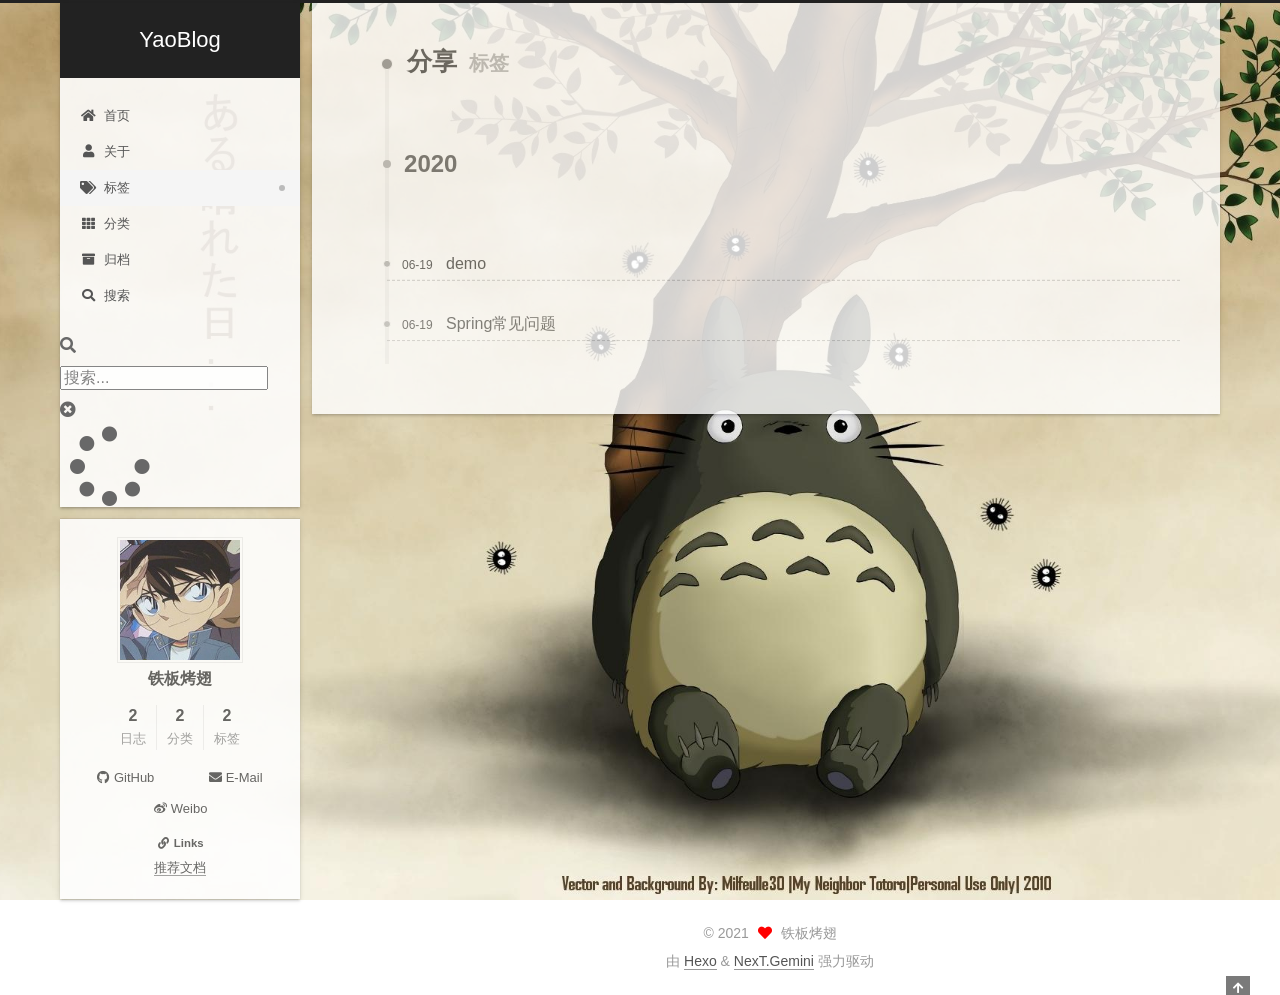
<file: tags/分享/index.html>
<!DOCTYPE html>
<html lang="zh-CN">
<head>
  <meta charset="UTF-8">
<meta name="viewport" content="width=device-width, initial-scale=1, maximum-scale=2">
<meta name="theme-color" content="#222">
<meta name="generator" content="Hexo 5.3.0">
  <link rel="apple-touch-icon" sizes="180x180" href="/images/apple-touch-icon-next.png">
  <link rel="icon" type="image/png" sizes="32x32" href="/images/favicon-32x32-next.png">
  <link rel="icon" type="image/png" sizes="16x16" href="/images/favicon-16x16-next.png">
  <link rel="mask-icon" href="/images/logo.svg" color="#222">

<link rel="stylesheet" href="/css/main.css">


<link rel="stylesheet" href="/lib/font-awesome/css/all.min.css">

<script id="hexo-configurations">
    var NexT = window.NexT || {};
    var CONFIG = {"hostname":"yaoblog.com","root":"/","scheme":"Gemini","version":"7.8.0","exturl":false,"sidebar":{"position":"left","display":"post","padding":18,"offset":12,"onmobile":false},"copycode":{"enable":false,"show_result":false,"style":null},"back2top":{"enable":true,"sidebar":false,"scrollpercent":false},"bookmark":{"enable":false,"color":"#222","save":"auto"},"fancybox":false,"mediumzoom":false,"lazyload":false,"pangu":false,"comments":{"style":"tabs","active":null,"storage":true,"lazyload":false,"nav":null},"algolia":{"hits":{"per_page":10},"labels":{"input_placeholder":"Search for Posts","hits_empty":"We didn't find any results for the search: ${query}","hits_stats":"${hits} results found in ${time} ms"}},"localsearch":{"enable":true,"trigger":"auto","top_n_per_article":1,"unescape":false,"preload":false},"motion":{"enable":true,"async":false,"transition":{"post_block":"fadeIn","post_header":"slideDownIn","post_body":"slideDownIn","coll_header":"slideLeftIn","sidebar":"slideUpIn"}},"path":"search.xml"};
  </script>

  <meta property="og:type" content="website">
<meta property="og:title" content="YaoBlog">
<meta property="og:url" content="http://yaoblog.com/tags/%E5%88%86%E4%BA%AB/index.html">
<meta property="og:site_name" content="YaoBlog">
<meta property="og:locale" content="zh_CN">
<meta property="article:author" content="铁板烤翅">
<meta name="twitter:card" content="summary">

<link rel="canonical" href="http://yaoblog.com/tags/%E5%88%86%E4%BA%AB/">


<script id="page-configurations">
  // https://hexo.io/docs/variables.html
  CONFIG.page = {
    sidebar: "",
    isHome : false,
    isPost : false,
    lang   : 'zh-CN'
  };
</script>

  <title>标签: 分享 | YaoBlog</title>
  






  <noscript>
  <style>
  .use-motion .brand,
  .use-motion .menu-item,
  .sidebar-inner,
  .use-motion .post-block,
  .use-motion .pagination,
  .use-motion .comments,
  .use-motion .post-header,
  .use-motion .post-body,
  .use-motion .collection-header { opacity: initial; }

  .use-motion .site-title,
  .use-motion .site-subtitle {
    opacity: initial;
    top: initial;
  }

  .use-motion .logo-line-before i { left: initial; }
  .use-motion .logo-line-after i { right: initial; }
  </style>
</noscript>

</head>

<body itemscope itemtype="http://schema.org/WebPage">
  <div class="container use-motion">
    <div class="headband"></div>

    <header class="header" itemscope itemtype="http://schema.org/WPHeader">
      <div class="header-inner"><div class="site-brand-container">
  <div class="site-nav-toggle">
    <div class="toggle" aria-label="切换导航栏">
      <span class="toggle-line toggle-line-first"></span>
      <span class="toggle-line toggle-line-middle"></span>
      <span class="toggle-line toggle-line-last"></span>
    </div>
  </div>

  <div class="site-meta">

    <a href="/" class="brand" rel="start">
      <span class="logo-line-before"><i></i></span>
      <h1 class="site-title">YaoBlog</h1>
      <span class="logo-line-after"><i></i></span>
    </a>
  </div>

  <div class="site-nav-right">
    <div class="toggle popup-trigger">
        <i class="fa fa-search fa-fw fa-lg"></i>
    </div>
  </div>
</div>




<nav class="site-nav">
  <ul id="menu" class="main-menu menu">
        <li class="menu-item menu-item-home">

    <a href="/" rel="section"><i class="fa fa-home fa-fw"></i>首页</a>

  </li>
        <li class="menu-item menu-item-about">

    <a href="/about/" rel="section"><i class="fa fa-user fa-fw"></i>关于</a>

  </li>
        <li class="menu-item menu-item-tags">

    <a href="/tags/" rel="section"><i class="fa fa-tags fa-fw"></i>标签</a>

  </li>
        <li class="menu-item menu-item-categories">

    <a href="/categories/" rel="section"><i class="fa fa-th fa-fw"></i>分类</a>

  </li>
        <li class="menu-item menu-item-archives">

    <a href="/archives/" rel="section"><i class="fa fa-archive fa-fw"></i>归档</a>

  </li>
      <li class="menu-item menu-item-search">
        <a role="button" class="popup-trigger"><i class="fa fa-search fa-fw"></i>搜索
        </a>
      </li>
  </ul>
</nav>



  <div class="search-pop-overlay">
    <div class="popup search-popup">
        <div class="search-header">
  <span class="search-icon">
    <i class="fa fa-search"></i>
  </span>
  <div class="search-input-container">
    <input autocomplete="off" autocapitalize="off"
           placeholder="搜索..." spellcheck="false"
           type="search" class="search-input">
  </div>
  <span class="popup-btn-close">
    <i class="fa fa-times-circle"></i>
  </span>
</div>
<div id="search-result">
  <div id="no-result">
    <i class="fa fa-spinner fa-pulse fa-5x fa-fw"></i>
  </div>
</div>

    </div>
  </div>

</div>
    </header>

    
  <div class="back-to-top">
    <i class="fa fa-arrow-up"></i>
    <span>0%</span>
  </div>


    <main class="main">
      <div class="main-inner">
        <div class="content-wrap">
          

          <div class="content tag">
            

  
  
  
  <div class="post-block">
    <div class="posts-collapse">
      <div class="collection-title">
        <h2 class="collection-header">分享
          <small>标签</small>
        </h2>
      </div>

      
    <div class="collection-year">
      <span class="collection-header">2020</span>
    </div>

  <article itemscope itemtype="http://schema.org/Article">
    <header class="post-header">

      <div class="post-meta">
        <time itemprop="dateCreated"
              datetime="2020-06-19T20:37:00+08:00"
              content="2020-06-19">
          06-19
        </time>
      </div>

      <div class="post-title">
          <a class="post-title-link" href="/2020/06/19/demo/" itemprop="url">
            <span itemprop="name">demo</span>
          </a>
      </div>

    </header>
  </article>

  <article itemscope itemtype="http://schema.org/Article">
    <header class="post-header">

      <div class="post-meta">
        <time itemprop="dateCreated"
              datetime="2020-06-19T20:37:00+08:00"
              content="2020-06-19">
          06-19
        </time>
      </div>

      <div class="post-title">
          <a class="post-title-link" href="/2020/06/19/Spring%E5%B8%B8%E8%A7%81%E9%97%AE%E9%A2%98/" itemprop="url">
            <span itemprop="name">Spring常见问题</span>
          </a>
      </div>

    </header>
  </article>

    </div>
  </div>
  
  
  

  



          </div>
          

<script>
  window.addEventListener('tabs:register', () => {
    let { activeClass } = CONFIG.comments;
    if (CONFIG.comments.storage) {
      activeClass = localStorage.getItem('comments_active') || activeClass;
    }
    if (activeClass) {
      let activeTab = document.querySelector(`a[href="#comment-${activeClass}"]`);
      if (activeTab) {
        activeTab.click();
      }
    }
  });
  if (CONFIG.comments.storage) {
    window.addEventListener('tabs:click', event => {
      if (!event.target.matches('.tabs-comment .tab-content .tab-pane')) return;
      let commentClass = event.target.classList[1];
      localStorage.setItem('comments_active', commentClass);
    });
  }
</script>

        </div>
          
  
  <div class="toggle sidebar-toggle">
    <span class="toggle-line toggle-line-first"></span>
    <span class="toggle-line toggle-line-middle"></span>
    <span class="toggle-line toggle-line-last"></span>
  </div>

  <aside class="sidebar">
    <div class="sidebar-inner">

      <ul class="sidebar-nav motion-element">
        <li class="sidebar-nav-toc">
          文章目录
        </li>
        <li class="sidebar-nav-overview">
          站点概览
        </li>
      </ul>

      <!--noindex-->
      <div class="post-toc-wrap sidebar-panel">
      </div>
      <!--/noindex-->

      <div class="site-overview-wrap sidebar-panel">
        <div class="site-author motion-element" itemprop="author" itemscope itemtype="http://schema.org/Person">
    <img class="site-author-image" itemprop="image" alt="铁板烤翅"
      src="/images/1.gif">
  <p class="site-author-name" itemprop="name">铁板烤翅</p>
  <div class="site-description" itemprop="description"></div>
</div>
<div class="site-state-wrap motion-element">
  <nav class="site-state">
      <div class="site-state-item site-state-posts">
          <a href="/archives/">
        
          <span class="site-state-item-count">2</span>
          <span class="site-state-item-name">日志</span>
        </a>
      </div>
      <div class="site-state-item site-state-categories">
            <a href="/categories/">
          
        <span class="site-state-item-count">2</span>
        <span class="site-state-item-name">分类</span></a>
      </div>
      <div class="site-state-item site-state-tags">
            <a href="/tags/">
          
        <span class="site-state-item-count">2</span>
        <span class="site-state-item-name">标签</span></a>
      </div>
  </nav>
</div>
  <div class="links-of-author motion-element">
      <span class="links-of-author-item">
        <a href="https://github.com/yaochangjian99" title="GitHub → https:&#x2F;&#x2F;github.com&#x2F;yaochangjian99" rel="noopener" target="_blank"><i class="fab fa-github fa-fw"></i>GitHub</a>
      </span>
      <span class="links-of-author-item">
        <a href="mailto:yourname@gmail.com" title="E-Mail → mailto:yourname@gmail.com" rel="noopener" target="_blank"><i class="fa fa-envelope fa-fw"></i>E-Mail</a>
      </span>
      <span class="links-of-author-item">
        <a href="https://weibo.com/yourname" title="Weibo → https:&#x2F;&#x2F;weibo.com&#x2F;yourname" rel="noopener" target="_blank"><i class="fab fa-weibo fa-fw"></i>Weibo</a>
      </span>
  </div>


  <div class="links-of-blogroll motion-element">
    <div class="links-of-blogroll-title"><i class="fa fa-link fa-fw"></i>
      Links
    </div>
    <ul class="links-of-blogroll-list">
        <li class="links-of-blogroll-item">
          <a href="https://mubu.com/doc/4XnoLRq3066#mindmap" title="https:&#x2F;&#x2F;mubu.com&#x2F;doc&#x2F;4XnoLRq3066#mindmap" rel="noopener" target="_blank">推荐文档</a>
        </li>
    </ul>
  </div>

      </div>

    </div>
  </aside>
  <div id="sidebar-dimmer"></div>


      </div>
    </main>

    <footer class="footer">
      <div class="footer-inner">
        

        

<div class="copyright">
  
  &copy; 
  <span itemprop="copyrightYear">2021</span>
  <span class="with-love">
    <i class="fa fa-heart"></i>
  </span>
  <span class="author" itemprop="copyrightHolder">铁板烤翅</span>
</div>
  <div class="powered-by">由 <a href="https://hexo.io/" class="theme-link" rel="noopener" target="_blank">Hexo</a> & <a href="https://theme-next.org/" class="theme-link" rel="noopener" target="_blank">NexT.Gemini</a> 强力驱动
  </div>

        








      </div>
    </footer>
  </div>

  
  <script src="/lib/anime.min.js"></script>
  <script src="/lib/velocity/velocity.min.js"></script>
  <script src="/lib/velocity/velocity.ui.min.js"></script>

<script src="/js/utils.js"></script>

<script src="/js/motion.js"></script>


<script src="/js/schemes/pisces.js"></script>


<script src="/js/next-boot.js"></script>




  




  
<script src="/js/local-search.js"></script>













  

  

</body>
</html>
</file>
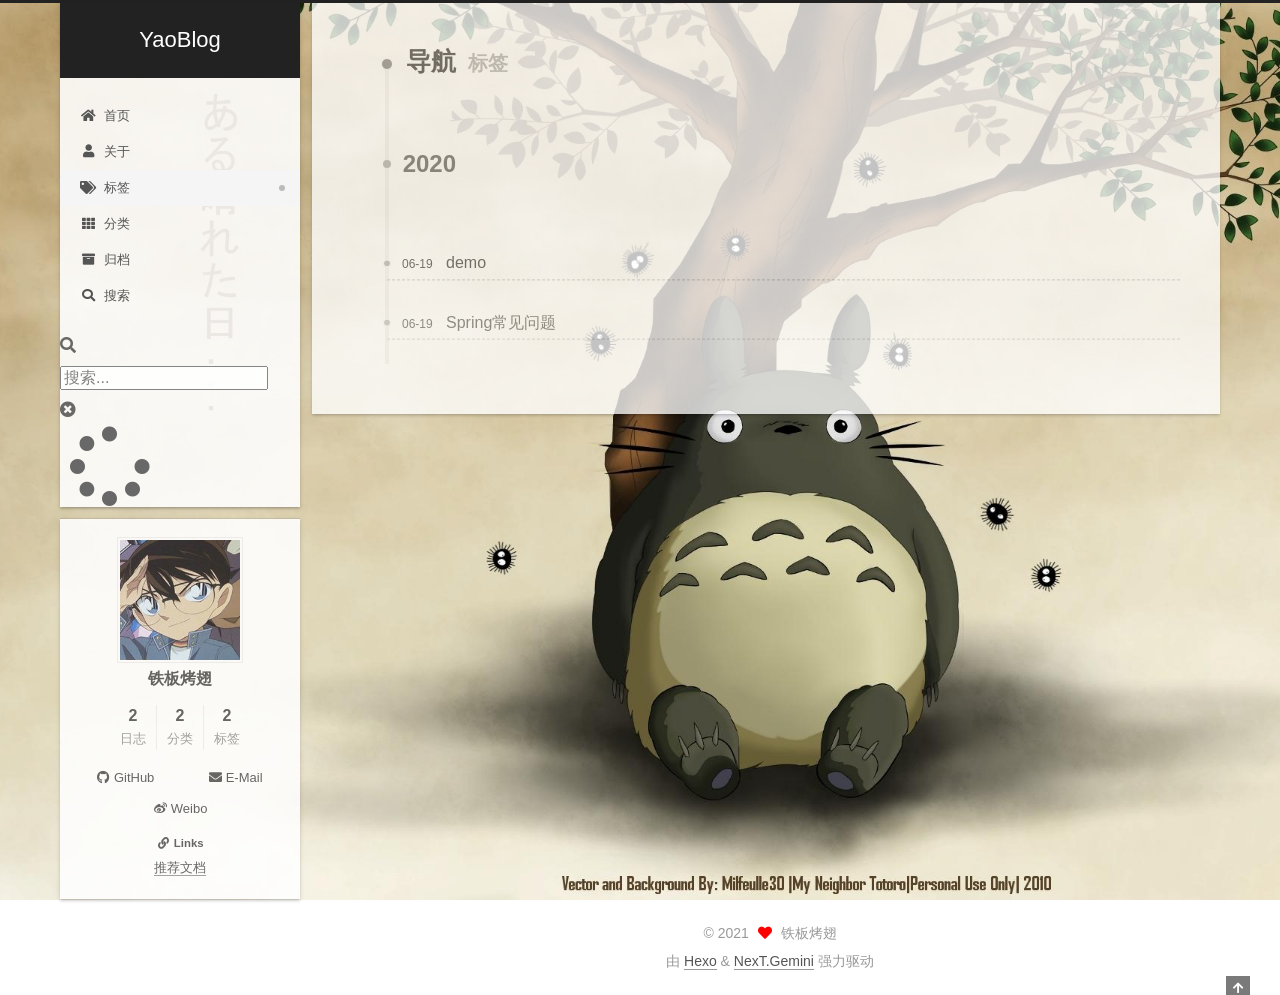
<file: tags/导航/index.html>
<!DOCTYPE html>
<html lang="zh-CN">
<head>
  <meta charset="UTF-8">
<meta name="viewport" content="width=device-width, initial-scale=1, maximum-scale=2">
<meta name="theme-color" content="#222">
<meta name="generator" content="Hexo 5.3.0">
  <link rel="apple-touch-icon" sizes="180x180" href="/images/apple-touch-icon-next.png">
  <link rel="icon" type="image/png" sizes="32x32" href="/images/favicon-32x32-next.png">
  <link rel="icon" type="image/png" sizes="16x16" href="/images/favicon-16x16-next.png">
  <link rel="mask-icon" href="/images/logo.svg" color="#222">

<link rel="stylesheet" href="/css/main.css">


<link rel="stylesheet" href="/lib/font-awesome/css/all.min.css">

<script id="hexo-configurations">
    var NexT = window.NexT || {};
    var CONFIG = {"hostname":"yaoblog.com","root":"/","scheme":"Gemini","version":"7.8.0","exturl":false,"sidebar":{"position":"left","display":"post","padding":18,"offset":12,"onmobile":false},"copycode":{"enable":false,"show_result":false,"style":null},"back2top":{"enable":true,"sidebar":false,"scrollpercent":false},"bookmark":{"enable":false,"color":"#222","save":"auto"},"fancybox":false,"mediumzoom":false,"lazyload":false,"pangu":false,"comments":{"style":"tabs","active":null,"storage":true,"lazyload":false,"nav":null},"algolia":{"hits":{"per_page":10},"labels":{"input_placeholder":"Search for Posts","hits_empty":"We didn't find any results for the search: ${query}","hits_stats":"${hits} results found in ${time} ms"}},"localsearch":{"enable":true,"trigger":"auto","top_n_per_article":1,"unescape":false,"preload":false},"motion":{"enable":true,"async":false,"transition":{"post_block":"fadeIn","post_header":"slideDownIn","post_body":"slideDownIn","coll_header":"slideLeftIn","sidebar":"slideUpIn"}},"path":"search.xml"};
  </script>

  <meta property="og:type" content="website">
<meta property="og:title" content="YaoBlog">
<meta property="og:url" content="http://yaoblog.com/tags/%E5%AF%BC%E8%88%AA/index.html">
<meta property="og:site_name" content="YaoBlog">
<meta property="og:locale" content="zh_CN">
<meta property="article:author" content="铁板烤翅">
<meta name="twitter:card" content="summary">

<link rel="canonical" href="http://yaoblog.com/tags/%E5%AF%BC%E8%88%AA/">


<script id="page-configurations">
  // https://hexo.io/docs/variables.html
  CONFIG.page = {
    sidebar: "",
    isHome : false,
    isPost : false,
    lang   : 'zh-CN'
  };
</script>

  <title>标签: 导航 | YaoBlog</title>
  






  <noscript>
  <style>
  .use-motion .brand,
  .use-motion .menu-item,
  .sidebar-inner,
  .use-motion .post-block,
  .use-motion .pagination,
  .use-motion .comments,
  .use-motion .post-header,
  .use-motion .post-body,
  .use-motion .collection-header { opacity: initial; }

  .use-motion .site-title,
  .use-motion .site-subtitle {
    opacity: initial;
    top: initial;
  }

  .use-motion .logo-line-before i { left: initial; }
  .use-motion .logo-line-after i { right: initial; }
  </style>
</noscript>

</head>

<body itemscope itemtype="http://schema.org/WebPage">
  <div class="container use-motion">
    <div class="headband"></div>

    <header class="header" itemscope itemtype="http://schema.org/WPHeader">
      <div class="header-inner"><div class="site-brand-container">
  <div class="site-nav-toggle">
    <div class="toggle" aria-label="切换导航栏">
      <span class="toggle-line toggle-line-first"></span>
      <span class="toggle-line toggle-line-middle"></span>
      <span class="toggle-line toggle-line-last"></span>
    </div>
  </div>

  <div class="site-meta">

    <a href="/" class="brand" rel="start">
      <span class="logo-line-before"><i></i></span>
      <h1 class="site-title">YaoBlog</h1>
      <span class="logo-line-after"><i></i></span>
    </a>
  </div>

  <div class="site-nav-right">
    <div class="toggle popup-trigger">
        <i class="fa fa-search fa-fw fa-lg"></i>
    </div>
  </div>
</div>




<nav class="site-nav">
  <ul id="menu" class="main-menu menu">
        <li class="menu-item menu-item-home">

    <a href="/" rel="section"><i class="fa fa-home fa-fw"></i>首页</a>

  </li>
        <li class="menu-item menu-item-about">

    <a href="/about/" rel="section"><i class="fa fa-user fa-fw"></i>关于</a>

  </li>
        <li class="menu-item menu-item-tags">

    <a href="/tags/" rel="section"><i class="fa fa-tags fa-fw"></i>标签</a>

  </li>
        <li class="menu-item menu-item-categories">

    <a href="/categories/" rel="section"><i class="fa fa-th fa-fw"></i>分类</a>

  </li>
        <li class="menu-item menu-item-archives">

    <a href="/archives/" rel="section"><i class="fa fa-archive fa-fw"></i>归档</a>

  </li>
      <li class="menu-item menu-item-search">
        <a role="button" class="popup-trigger"><i class="fa fa-search fa-fw"></i>搜索
        </a>
      </li>
  </ul>
</nav>



  <div class="search-pop-overlay">
    <div class="popup search-popup">
        <div class="search-header">
  <span class="search-icon">
    <i class="fa fa-search"></i>
  </span>
  <div class="search-input-container">
    <input autocomplete="off" autocapitalize="off"
           placeholder="搜索..." spellcheck="false"
           type="search" class="search-input">
  </div>
  <span class="popup-btn-close">
    <i class="fa fa-times-circle"></i>
  </span>
</div>
<div id="search-result">
  <div id="no-result">
    <i class="fa fa-spinner fa-pulse fa-5x fa-fw"></i>
  </div>
</div>

    </div>
  </div>

</div>
    </header>

    
  <div class="back-to-top">
    <i class="fa fa-arrow-up"></i>
    <span>0%</span>
  </div>


    <main class="main">
      <div class="main-inner">
        <div class="content-wrap">
          

          <div class="content tag">
            

  
  
  
  <div class="post-block">
    <div class="posts-collapse">
      <div class="collection-title">
        <h2 class="collection-header">导航
          <small>标签</small>
        </h2>
      </div>

      
    <div class="collection-year">
      <span class="collection-header">2020</span>
    </div>

  <article itemscope itemtype="http://schema.org/Article">
    <header class="post-header">

      <div class="post-meta">
        <time itemprop="dateCreated"
              datetime="2020-06-19T20:37:00+08:00"
              content="2020-06-19">
          06-19
        </time>
      </div>

      <div class="post-title">
          <a class="post-title-link" href="/2020/06/19/demo/" itemprop="url">
            <span itemprop="name">demo</span>
          </a>
      </div>

    </header>
  </article>

  <article itemscope itemtype="http://schema.org/Article">
    <header class="post-header">

      <div class="post-meta">
        <time itemprop="dateCreated"
              datetime="2020-06-19T20:37:00+08:00"
              content="2020-06-19">
          06-19
        </time>
      </div>

      <div class="post-title">
          <a class="post-title-link" href="/2020/06/19/Spring%E5%B8%B8%E8%A7%81%E9%97%AE%E9%A2%98/" itemprop="url">
            <span itemprop="name">Spring常见问题</span>
          </a>
      </div>

    </header>
  </article>

    </div>
  </div>
  
  
  

  



          </div>
          

<script>
  window.addEventListener('tabs:register', () => {
    let { activeClass } = CONFIG.comments;
    if (CONFIG.comments.storage) {
      activeClass = localStorage.getItem('comments_active') || activeClass;
    }
    if (activeClass) {
      let activeTab = document.querySelector(`a[href="#comment-${activeClass}"]`);
      if (activeTab) {
        activeTab.click();
      }
    }
  });
  if (CONFIG.comments.storage) {
    window.addEventListener('tabs:click', event => {
      if (!event.target.matches('.tabs-comment .tab-content .tab-pane')) return;
      let commentClass = event.target.classList[1];
      localStorage.setItem('comments_active', commentClass);
    });
  }
</script>

        </div>
          
  
  <div class="toggle sidebar-toggle">
    <span class="toggle-line toggle-line-first"></span>
    <span class="toggle-line toggle-line-middle"></span>
    <span class="toggle-line toggle-line-last"></span>
  </div>

  <aside class="sidebar">
    <div class="sidebar-inner">

      <ul class="sidebar-nav motion-element">
        <li class="sidebar-nav-toc">
          文章目录
        </li>
        <li class="sidebar-nav-overview">
          站点概览
        </li>
      </ul>

      <!--noindex-->
      <div class="post-toc-wrap sidebar-panel">
      </div>
      <!--/noindex-->

      <div class="site-overview-wrap sidebar-panel">
        <div class="site-author motion-element" itemprop="author" itemscope itemtype="http://schema.org/Person">
    <img class="site-author-image" itemprop="image" alt="铁板烤翅"
      src="/images/1.gif">
  <p class="site-author-name" itemprop="name">铁板烤翅</p>
  <div class="site-description" itemprop="description"></div>
</div>
<div class="site-state-wrap motion-element">
  <nav class="site-state">
      <div class="site-state-item site-state-posts">
          <a href="/archives/">
        
          <span class="site-state-item-count">2</span>
          <span class="site-state-item-name">日志</span>
        </a>
      </div>
      <div class="site-state-item site-state-categories">
            <a href="/categories/">
          
        <span class="site-state-item-count">2</span>
        <span class="site-state-item-name">分类</span></a>
      </div>
      <div class="site-state-item site-state-tags">
            <a href="/tags/">
          
        <span class="site-state-item-count">2</span>
        <span class="site-state-item-name">标签</span></a>
      </div>
  </nav>
</div>
  <div class="links-of-author motion-element">
      <span class="links-of-author-item">
        <a href="https://github.com/yaochangjian99" title="GitHub → https:&#x2F;&#x2F;github.com&#x2F;yaochangjian99" rel="noopener" target="_blank"><i class="fab fa-github fa-fw"></i>GitHub</a>
      </span>
      <span class="links-of-author-item">
        <a href="mailto:yourname@gmail.com" title="E-Mail → mailto:yourname@gmail.com" rel="noopener" target="_blank"><i class="fa fa-envelope fa-fw"></i>E-Mail</a>
      </span>
      <span class="links-of-author-item">
        <a href="https://weibo.com/yourname" title="Weibo → https:&#x2F;&#x2F;weibo.com&#x2F;yourname" rel="noopener" target="_blank"><i class="fab fa-weibo fa-fw"></i>Weibo</a>
      </span>
  </div>


  <div class="links-of-blogroll motion-element">
    <div class="links-of-blogroll-title"><i class="fa fa-link fa-fw"></i>
      Links
    </div>
    <ul class="links-of-blogroll-list">
        <li class="links-of-blogroll-item">
          <a href="https://mubu.com/doc/4XnoLRq3066#mindmap" title="https:&#x2F;&#x2F;mubu.com&#x2F;doc&#x2F;4XnoLRq3066#mindmap" rel="noopener" target="_blank">推荐文档</a>
        </li>
    </ul>
  </div>

      </div>

    </div>
  </aside>
  <div id="sidebar-dimmer"></div>


      </div>
    </main>

    <footer class="footer">
      <div class="footer-inner">
        

        

<div class="copyright">
  
  &copy; 
  <span itemprop="copyrightYear">2021</span>
  <span class="with-love">
    <i class="fa fa-heart"></i>
  </span>
  <span class="author" itemprop="copyrightHolder">铁板烤翅</span>
</div>
  <div class="powered-by">由 <a href="https://hexo.io/" class="theme-link" rel="noopener" target="_blank">Hexo</a> & <a href="https://theme-next.org/" class="theme-link" rel="noopener" target="_blank">NexT.Gemini</a> 强力驱动
  </div>

        








      </div>
    </footer>
  </div>

  
  <script src="/lib/anime.min.js"></script>
  <script src="/lib/velocity/velocity.min.js"></script>
  <script src="/lib/velocity/velocity.ui.min.js"></script>

<script src="/js/utils.js"></script>

<script src="/js/motion.js"></script>


<script src="/js/schemes/pisces.js"></script>


<script src="/js/next-boot.js"></script>




  




  
<script src="/js/local-search.js"></script>













  

  

</body>
</html>
</file>
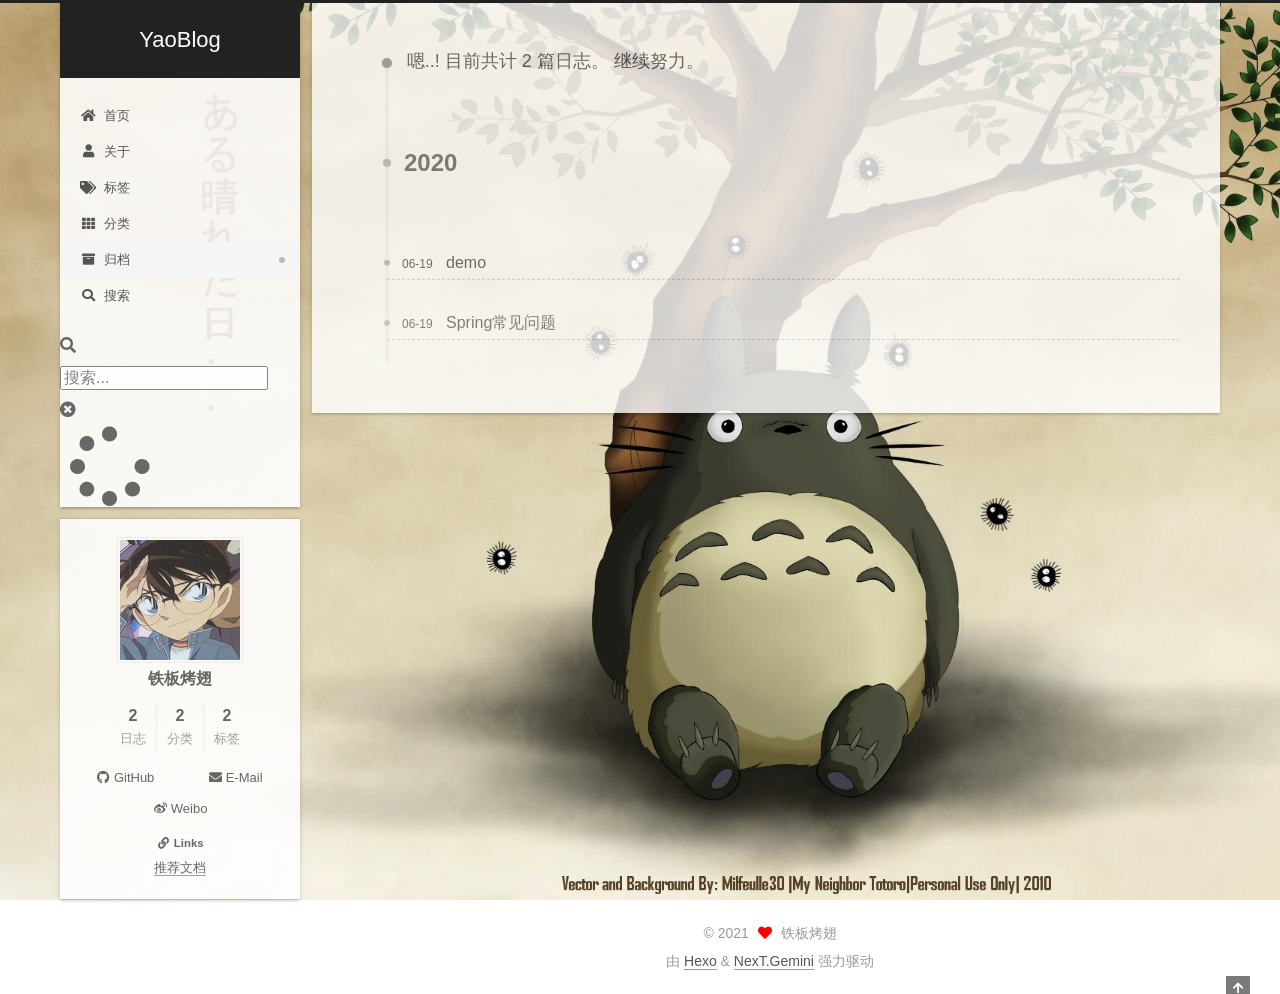
<file: archives/2020/06/index.html>
<!DOCTYPE html>
<html lang="zh-CN">
<head>
  <meta charset="UTF-8">
<meta name="viewport" content="width=device-width, initial-scale=1, maximum-scale=2">
<meta name="theme-color" content="#222">
<meta name="generator" content="Hexo 5.3.0">
  <link rel="apple-touch-icon" sizes="180x180" href="/images/apple-touch-icon-next.png">
  <link rel="icon" type="image/png" sizes="32x32" href="/images/favicon-32x32-next.png">
  <link rel="icon" type="image/png" sizes="16x16" href="/images/favicon-16x16-next.png">
  <link rel="mask-icon" href="/images/logo.svg" color="#222">

<link rel="stylesheet" href="/css/main.css">


<link rel="stylesheet" href="/lib/font-awesome/css/all.min.css">

<script id="hexo-configurations">
    var NexT = window.NexT || {};
    var CONFIG = {"hostname":"yaoblog.com","root":"/","scheme":"Gemini","version":"7.8.0","exturl":false,"sidebar":{"position":"left","display":"post","padding":18,"offset":12,"onmobile":false},"copycode":{"enable":false,"show_result":false,"style":null},"back2top":{"enable":true,"sidebar":false,"scrollpercent":false},"bookmark":{"enable":false,"color":"#222","save":"auto"},"fancybox":false,"mediumzoom":false,"lazyload":false,"pangu":false,"comments":{"style":"tabs","active":null,"storage":true,"lazyload":false,"nav":null},"algolia":{"hits":{"per_page":10},"labels":{"input_placeholder":"Search for Posts","hits_empty":"We didn't find any results for the search: ${query}","hits_stats":"${hits} results found in ${time} ms"}},"localsearch":{"enable":true,"trigger":"auto","top_n_per_article":1,"unescape":false,"preload":false},"motion":{"enable":true,"async":false,"transition":{"post_block":"fadeIn","post_header":"slideDownIn","post_body":"slideDownIn","coll_header":"slideLeftIn","sidebar":"slideUpIn"}},"path":"search.xml"};
  </script>

  <meta property="og:type" content="website">
<meta property="og:title" content="YaoBlog">
<meta property="og:url" content="http://yaoblog.com/archives/2020/06/index.html">
<meta property="og:site_name" content="YaoBlog">
<meta property="og:locale" content="zh_CN">
<meta property="article:author" content="铁板烤翅">
<meta name="twitter:card" content="summary">

<link rel="canonical" href="http://yaoblog.com/archives/2020/06/">


<script id="page-configurations">
  // https://hexo.io/docs/variables.html
  CONFIG.page = {
    sidebar: "",
    isHome : false,
    isPost : false,
    lang   : 'zh-CN'
  };
</script>

  <title>归档 | YaoBlog</title>
  






  <noscript>
  <style>
  .use-motion .brand,
  .use-motion .menu-item,
  .sidebar-inner,
  .use-motion .post-block,
  .use-motion .pagination,
  .use-motion .comments,
  .use-motion .post-header,
  .use-motion .post-body,
  .use-motion .collection-header { opacity: initial; }

  .use-motion .site-title,
  .use-motion .site-subtitle {
    opacity: initial;
    top: initial;
  }

  .use-motion .logo-line-before i { left: initial; }
  .use-motion .logo-line-after i { right: initial; }
  </style>
</noscript>

</head>

<body itemscope itemtype="http://schema.org/WebPage">
  <div class="container use-motion">
    <div class="headband"></div>

    <header class="header" itemscope itemtype="http://schema.org/WPHeader">
      <div class="header-inner"><div class="site-brand-container">
  <div class="site-nav-toggle">
    <div class="toggle" aria-label="切换导航栏">
      <span class="toggle-line toggle-line-first"></span>
      <span class="toggle-line toggle-line-middle"></span>
      <span class="toggle-line toggle-line-last"></span>
    </div>
  </div>

  <div class="site-meta">

    <a href="/" class="brand" rel="start">
      <span class="logo-line-before"><i></i></span>
      <h1 class="site-title">YaoBlog</h1>
      <span class="logo-line-after"><i></i></span>
    </a>
  </div>

  <div class="site-nav-right">
    <div class="toggle popup-trigger">
        <i class="fa fa-search fa-fw fa-lg"></i>
    </div>
  </div>
</div>




<nav class="site-nav">
  <ul id="menu" class="main-menu menu">
        <li class="menu-item menu-item-home">

    <a href="/" rel="section"><i class="fa fa-home fa-fw"></i>首页</a>

  </li>
        <li class="menu-item menu-item-about">

    <a href="/about/" rel="section"><i class="fa fa-user fa-fw"></i>关于</a>

  </li>
        <li class="menu-item menu-item-tags">

    <a href="/tags/" rel="section"><i class="fa fa-tags fa-fw"></i>标签</a>

  </li>
        <li class="menu-item menu-item-categories">

    <a href="/categories/" rel="section"><i class="fa fa-th fa-fw"></i>分类</a>

  </li>
        <li class="menu-item menu-item-archives">

    <a href="/archives/" rel="section"><i class="fa fa-archive fa-fw"></i>归档</a>

  </li>
      <li class="menu-item menu-item-search">
        <a role="button" class="popup-trigger"><i class="fa fa-search fa-fw"></i>搜索
        </a>
      </li>
  </ul>
</nav>



  <div class="search-pop-overlay">
    <div class="popup search-popup">
        <div class="search-header">
  <span class="search-icon">
    <i class="fa fa-search"></i>
  </span>
  <div class="search-input-container">
    <input autocomplete="off" autocapitalize="off"
           placeholder="搜索..." spellcheck="false"
           type="search" class="search-input">
  </div>
  <span class="popup-btn-close">
    <i class="fa fa-times-circle"></i>
  </span>
</div>
<div id="search-result">
  <div id="no-result">
    <i class="fa fa-spinner fa-pulse fa-5x fa-fw"></i>
  </div>
</div>

    </div>
  </div>

</div>
    </header>

    
  <div class="back-to-top">
    <i class="fa fa-arrow-up"></i>
    <span>0%</span>
  </div>


    <main class="main">
      <div class="main-inner">
        <div class="content-wrap">
          

          <div class="content archive">
            

  
  
  
  <div class="post-block">
    <div class="posts-collapse">
      <div class="collection-title">
        <span class="collection-header">嗯..! 目前共计 2 篇日志。 继续努力。</span>
      </div>

      
    <div class="collection-year">
      <span class="collection-header">2020</span>
    </div>

  <article itemscope itemtype="http://schema.org/Article">
    <header class="post-header">

      <div class="post-meta">
        <time itemprop="dateCreated"
              datetime="2020-06-19T20:37:00+08:00"
              content="2020-06-19">
          06-19
        </time>
      </div>

      <div class="post-title">
          <a class="post-title-link" href="/2020/06/19/demo/" itemprop="url">
            <span itemprop="name">demo</span>
          </a>
      </div>

    </header>
  </article>

  <article itemscope itemtype="http://schema.org/Article">
    <header class="post-header">

      <div class="post-meta">
        <time itemprop="dateCreated"
              datetime="2020-06-19T20:37:00+08:00"
              content="2020-06-19">
          06-19
        </time>
      </div>

      <div class="post-title">
          <a class="post-title-link" href="/2020/06/19/Spring%E5%B8%B8%E8%A7%81%E9%97%AE%E9%A2%98/" itemprop="url">
            <span itemprop="name">Spring常见问题</span>
          </a>
      </div>

    </header>
  </article>


    </div>
  </div>
  
  
  

  



          </div>
          

<script>
  window.addEventListener('tabs:register', () => {
    let { activeClass } = CONFIG.comments;
    if (CONFIG.comments.storage) {
      activeClass = localStorage.getItem('comments_active') || activeClass;
    }
    if (activeClass) {
      let activeTab = document.querySelector(`a[href="#comment-${activeClass}"]`);
      if (activeTab) {
        activeTab.click();
      }
    }
  });
  if (CONFIG.comments.storage) {
    window.addEventListener('tabs:click', event => {
      if (!event.target.matches('.tabs-comment .tab-content .tab-pane')) return;
      let commentClass = event.target.classList[1];
      localStorage.setItem('comments_active', commentClass);
    });
  }
</script>

        </div>
          
  
  <div class="toggle sidebar-toggle">
    <span class="toggle-line toggle-line-first"></span>
    <span class="toggle-line toggle-line-middle"></span>
    <span class="toggle-line toggle-line-last"></span>
  </div>

  <aside class="sidebar">
    <div class="sidebar-inner">

      <ul class="sidebar-nav motion-element">
        <li class="sidebar-nav-toc">
          文章目录
        </li>
        <li class="sidebar-nav-overview">
          站点概览
        </li>
      </ul>

      <!--noindex-->
      <div class="post-toc-wrap sidebar-panel">
      </div>
      <!--/noindex-->

      <div class="site-overview-wrap sidebar-panel">
        <div class="site-author motion-element" itemprop="author" itemscope itemtype="http://schema.org/Person">
    <img class="site-author-image" itemprop="image" alt="铁板烤翅"
      src="/images/1.gif">
  <p class="site-author-name" itemprop="name">铁板烤翅</p>
  <div class="site-description" itemprop="description"></div>
</div>
<div class="site-state-wrap motion-element">
  <nav class="site-state">
      <div class="site-state-item site-state-posts">
          <a href="/archives/">
        
          <span class="site-state-item-count">2</span>
          <span class="site-state-item-name">日志</span>
        </a>
      </div>
      <div class="site-state-item site-state-categories">
            <a href="/categories/">
          
        <span class="site-state-item-count">2</span>
        <span class="site-state-item-name">分类</span></a>
      </div>
      <div class="site-state-item site-state-tags">
            <a href="/tags/">
          
        <span class="site-state-item-count">2</span>
        <span class="site-state-item-name">标签</span></a>
      </div>
  </nav>
</div>
  <div class="links-of-author motion-element">
      <span class="links-of-author-item">
        <a href="https://github.com/yaochangjian99" title="GitHub → https:&#x2F;&#x2F;github.com&#x2F;yaochangjian99" rel="noopener" target="_blank"><i class="fab fa-github fa-fw"></i>GitHub</a>
      </span>
      <span class="links-of-author-item">
        <a href="mailto:yourname@gmail.com" title="E-Mail → mailto:yourname@gmail.com" rel="noopener" target="_blank"><i class="fa fa-envelope fa-fw"></i>E-Mail</a>
      </span>
      <span class="links-of-author-item">
        <a href="https://weibo.com/yourname" title="Weibo → https:&#x2F;&#x2F;weibo.com&#x2F;yourname" rel="noopener" target="_blank"><i class="fab fa-weibo fa-fw"></i>Weibo</a>
      </span>
  </div>


  <div class="links-of-blogroll motion-element">
    <div class="links-of-blogroll-title"><i class="fa fa-link fa-fw"></i>
      Links
    </div>
    <ul class="links-of-blogroll-list">
        <li class="links-of-blogroll-item">
          <a href="https://mubu.com/doc/4XnoLRq3066#mindmap" title="https:&#x2F;&#x2F;mubu.com&#x2F;doc&#x2F;4XnoLRq3066#mindmap" rel="noopener" target="_blank">推荐文档</a>
        </li>
    </ul>
  </div>

      </div>

    </div>
  </aside>
  <div id="sidebar-dimmer"></div>


      </div>
    </main>

    <footer class="footer">
      <div class="footer-inner">
        

        

<div class="copyright">
  
  &copy; 
  <span itemprop="copyrightYear">2021</span>
  <span class="with-love">
    <i class="fa fa-heart"></i>
  </span>
  <span class="author" itemprop="copyrightHolder">铁板烤翅</span>
</div>
  <div class="powered-by">由 <a href="https://hexo.io/" class="theme-link" rel="noopener" target="_blank">Hexo</a> & <a href="https://theme-next.org/" class="theme-link" rel="noopener" target="_blank">NexT.Gemini</a> 强力驱动
  </div>

        








      </div>
    </footer>
  </div>

  
  <script src="/lib/anime.min.js"></script>
  <script src="/lib/velocity/velocity.min.js"></script>
  <script src="/lib/velocity/velocity.ui.min.js"></script>

<script src="/js/utils.js"></script>

<script src="/js/motion.js"></script>


<script src="/js/schemes/pisces.js"></script>


<script src="/js/next-boot.js"></script>




  




  
<script src="/js/local-search.js"></script>













  

  

</body>
</html>
</file>
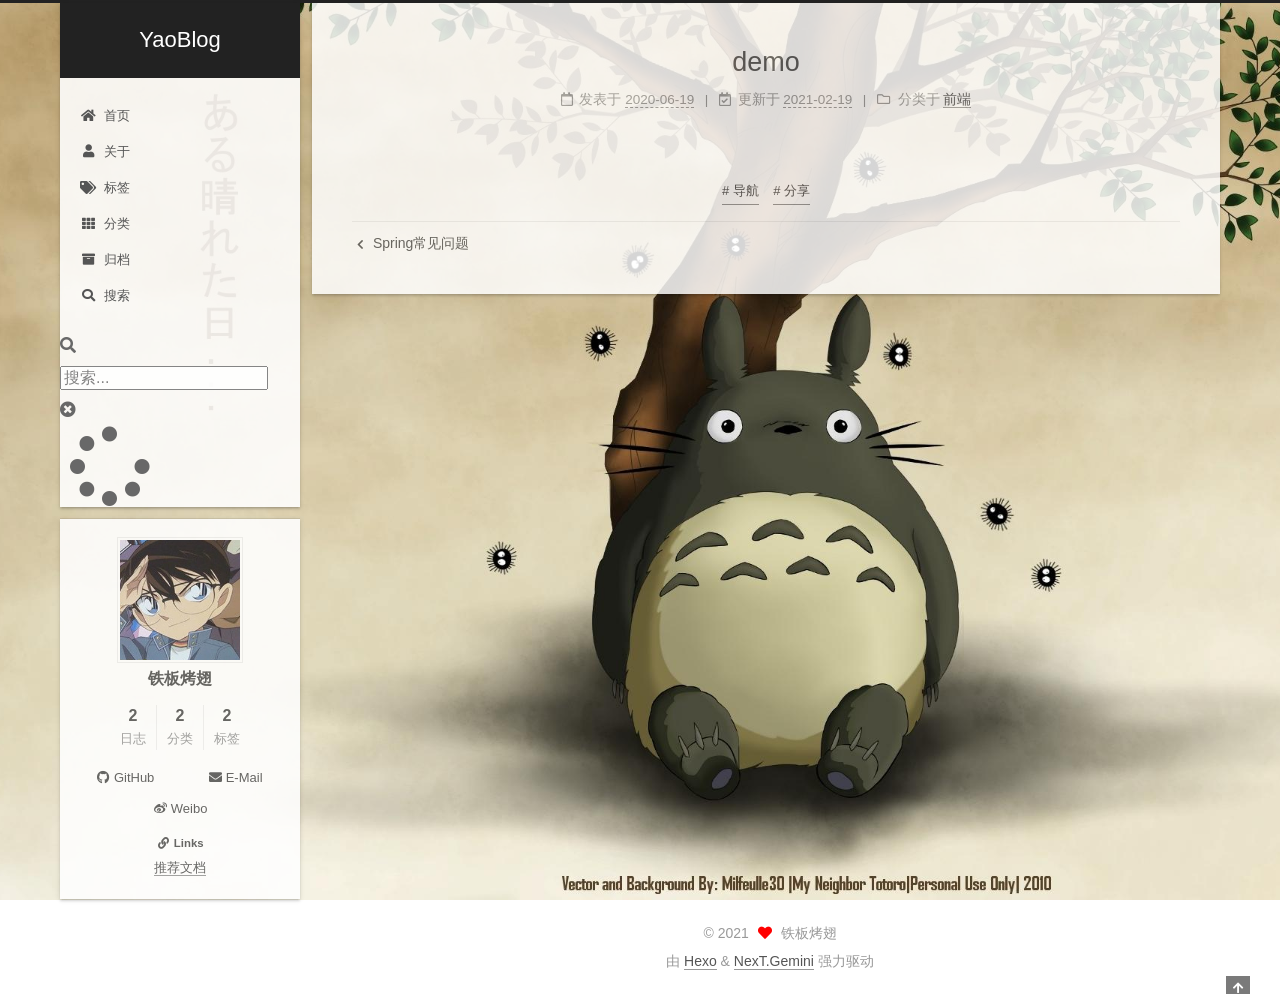
<file: 2020/06/19/demo/index.html>
<!DOCTYPE html>
<html lang="zh-CN">
<head>
  <meta charset="UTF-8">
<meta name="viewport" content="width=device-width, initial-scale=1, maximum-scale=2">
<meta name="theme-color" content="#222">
<meta name="generator" content="Hexo 5.3.0">
  <link rel="apple-touch-icon" sizes="180x180" href="/images/apple-touch-icon-next.png">
  <link rel="icon" type="image/png" sizes="32x32" href="/images/favicon-32x32-next.png">
  <link rel="icon" type="image/png" sizes="16x16" href="/images/favicon-16x16-next.png">
  <link rel="mask-icon" href="/images/logo.svg" color="#222">

<link rel="stylesheet" href="/css/main.css">


<link rel="stylesheet" href="/lib/font-awesome/css/all.min.css">

<script id="hexo-configurations">
    var NexT = window.NexT || {};
    var CONFIG = {"hostname":"yaoblog.com","root":"/","scheme":"Gemini","version":"7.8.0","exturl":false,"sidebar":{"position":"left","display":"post","padding":18,"offset":12,"onmobile":false},"copycode":{"enable":false,"show_result":false,"style":null},"back2top":{"enable":true,"sidebar":false,"scrollpercent":false},"bookmark":{"enable":false,"color":"#222","save":"auto"},"fancybox":false,"mediumzoom":false,"lazyload":false,"pangu":false,"comments":{"style":"tabs","active":null,"storage":true,"lazyload":false,"nav":null},"algolia":{"hits":{"per_page":10},"labels":{"input_placeholder":"Search for Posts","hits_empty":"We didn't find any results for the search: ${query}","hits_stats":"${hits} results found in ${time} ms"}},"localsearch":{"enable":true,"trigger":"auto","top_n_per_article":1,"unescape":false,"preload":false},"motion":{"enable":true,"async":false,"transition":{"post_block":"fadeIn","post_header":"slideDownIn","post_body":"slideDownIn","coll_header":"slideLeftIn","sidebar":"slideUpIn"}},"path":"search.xml"};
  </script>

  <meta property="og:type" content="article">
<meta property="og:title" content="demo">
<meta property="og:url" content="http://yaoblog.com/2020/06/19/demo/index.html">
<meta property="og:site_name" content="YaoBlog">
<meta property="og:locale" content="zh_CN">
<meta property="article:published_time" content="2020-06-19T12:37:00.000Z">
<meta property="article:modified_time" content="2021-02-19T15:08:04.278Z">
<meta property="article:author" content="铁板烤翅">
<meta property="article:tag" content="导航">
<meta property="article:tag" content="分享">
<meta name="twitter:card" content="summary">

<link rel="canonical" href="http://yaoblog.com/2020/06/19/demo/">


<script id="page-configurations">
  // https://hexo.io/docs/variables.html
  CONFIG.page = {
    sidebar: "",
    isHome : false,
    isPost : true,
    lang   : 'zh-CN'
  };
</script>

  <title>demo | YaoBlog</title>
  






  <noscript>
  <style>
  .use-motion .brand,
  .use-motion .menu-item,
  .sidebar-inner,
  .use-motion .post-block,
  .use-motion .pagination,
  .use-motion .comments,
  .use-motion .post-header,
  .use-motion .post-body,
  .use-motion .collection-header { opacity: initial; }

  .use-motion .site-title,
  .use-motion .site-subtitle {
    opacity: initial;
    top: initial;
  }

  .use-motion .logo-line-before i { left: initial; }
  .use-motion .logo-line-after i { right: initial; }
  </style>
</noscript>

</head>

<body itemscope itemtype="http://schema.org/WebPage">
  <div class="container use-motion">
    <div class="headband"></div>

    <header class="header" itemscope itemtype="http://schema.org/WPHeader">
      <div class="header-inner"><div class="site-brand-container">
  <div class="site-nav-toggle">
    <div class="toggle" aria-label="切换导航栏">
      <span class="toggle-line toggle-line-first"></span>
      <span class="toggle-line toggle-line-middle"></span>
      <span class="toggle-line toggle-line-last"></span>
    </div>
  </div>

  <div class="site-meta">

    <a href="/" class="brand" rel="start">
      <span class="logo-line-before"><i></i></span>
      <h1 class="site-title">YaoBlog</h1>
      <span class="logo-line-after"><i></i></span>
    </a>
  </div>

  <div class="site-nav-right">
    <div class="toggle popup-trigger">
        <i class="fa fa-search fa-fw fa-lg"></i>
    </div>
  </div>
</div>




<nav class="site-nav">
  <ul id="menu" class="main-menu menu">
        <li class="menu-item menu-item-home">

    <a href="/" rel="section"><i class="fa fa-home fa-fw"></i>首页</a>

  </li>
        <li class="menu-item menu-item-about">

    <a href="/about/" rel="section"><i class="fa fa-user fa-fw"></i>关于</a>

  </li>
        <li class="menu-item menu-item-tags">

    <a href="/tags/" rel="section"><i class="fa fa-tags fa-fw"></i>标签</a>

  </li>
        <li class="menu-item menu-item-categories">

    <a href="/categories/" rel="section"><i class="fa fa-th fa-fw"></i>分类</a>

  </li>
        <li class="menu-item menu-item-archives">

    <a href="/archives/" rel="section"><i class="fa fa-archive fa-fw"></i>归档</a>

  </li>
      <li class="menu-item menu-item-search">
        <a role="button" class="popup-trigger"><i class="fa fa-search fa-fw"></i>搜索
        </a>
      </li>
  </ul>
</nav>



  <div class="search-pop-overlay">
    <div class="popup search-popup">
        <div class="search-header">
  <span class="search-icon">
    <i class="fa fa-search"></i>
  </span>
  <div class="search-input-container">
    <input autocomplete="off" autocapitalize="off"
           placeholder="搜索..." spellcheck="false"
           type="search" class="search-input">
  </div>
  <span class="popup-btn-close">
    <i class="fa fa-times-circle"></i>
  </span>
</div>
<div id="search-result">
  <div id="no-result">
    <i class="fa fa-spinner fa-pulse fa-5x fa-fw"></i>
  </div>
</div>

    </div>
  </div>

</div>
    </header>

    
  <div class="back-to-top">
    <i class="fa fa-arrow-up"></i>
    <span>0%</span>
  </div>


    <main class="main">
      <div class="main-inner">
        <div class="content-wrap">
          

          <div class="content post posts-expand">
            

    
  
  
  <article itemscope itemtype="http://schema.org/Article" class="post-block" lang="zh-CN">
    <link itemprop="mainEntityOfPage" href="http://yaoblog.com/2020/06/19/demo/">

    <span hidden itemprop="author" itemscope itemtype="http://schema.org/Person">
      <meta itemprop="image" content="/images/1.gif">
      <meta itemprop="name" content="铁板烤翅">
      <meta itemprop="description" content="">
    </span>

    <span hidden itemprop="publisher" itemscope itemtype="http://schema.org/Organization">
      <meta itemprop="name" content="YaoBlog">
    </span>
      <header class="post-header">
        <h1 class="post-title" itemprop="name headline">
          demo
        </h1>

        <div class="post-meta">
            <span class="post-meta-item">
              <span class="post-meta-item-icon">
                <i class="far fa-calendar"></i>
              </span>
              <span class="post-meta-item-text">发表于</span>

              <time title="创建时间：2020-06-19 20:37:00" itemprop="dateCreated datePublished" datetime="2020-06-19T20:37:00+08:00">2020-06-19</time>
            </span>
              <span class="post-meta-item">
                <span class="post-meta-item-icon">
                  <i class="far fa-calendar-check"></i>
                </span>
                <span class="post-meta-item-text">更新于</span>
                <time title="修改时间：2021-02-19 23:08:04" itemprop="dateModified" datetime="2021-02-19T23:08:04+08:00">2021-02-19</time>
              </span>
            <span class="post-meta-item">
              <span class="post-meta-item-icon">
                <i class="far fa-folder"></i>
              </span>
              <span class="post-meta-item-text">分类于</span>
                <span itemprop="about" itemscope itemtype="http://schema.org/Thing">
                  <a href="/categories/%E5%89%8D%E7%AB%AF/" itemprop="url" rel="index"><span itemprop="name">前端</span></a>
                </span>
            </span>

          

        </div>
      </header>

    
    
    
    <div class="post-body" itemprop="articleBody">

      
        
    </div>

    
    
    

      <footer class="post-footer">
          <div class="post-tags">
              <a href="/tags/%E5%AF%BC%E8%88%AA/" rel="tag"># 导航</a>
              <a href="/tags/%E5%88%86%E4%BA%AB/" rel="tag"># 分享</a>
          </div>

        


        
    <div class="post-nav">
      <div class="post-nav-item">
    <a href="/2020/06/19/Spring%E5%B8%B8%E8%A7%81%E9%97%AE%E9%A2%98/" rel="prev" title="Spring常见问题">
      <i class="fa fa-chevron-left"></i> Spring常见问题
    </a></div>
      <div class="post-nav-item"></div>
    </div>
      </footer>
    
  </article>
  
  
  



          </div>
          

<script>
  window.addEventListener('tabs:register', () => {
    let { activeClass } = CONFIG.comments;
    if (CONFIG.comments.storage) {
      activeClass = localStorage.getItem('comments_active') || activeClass;
    }
    if (activeClass) {
      let activeTab = document.querySelector(`a[href="#comment-${activeClass}"]`);
      if (activeTab) {
        activeTab.click();
      }
    }
  });
  if (CONFIG.comments.storage) {
    window.addEventListener('tabs:click', event => {
      if (!event.target.matches('.tabs-comment .tab-content .tab-pane')) return;
      let commentClass = event.target.classList[1];
      localStorage.setItem('comments_active', commentClass);
    });
  }
</script>

        </div>
          
  
  <div class="toggle sidebar-toggle">
    <span class="toggle-line toggle-line-first"></span>
    <span class="toggle-line toggle-line-middle"></span>
    <span class="toggle-line toggle-line-last"></span>
  </div>

  <aside class="sidebar">
    <div class="sidebar-inner">

      <ul class="sidebar-nav motion-element">
        <li class="sidebar-nav-toc">
          文章目录
        </li>
        <li class="sidebar-nav-overview">
          站点概览
        </li>
      </ul>

      <!--noindex-->
      <div class="post-toc-wrap sidebar-panel">
      </div>
      <!--/noindex-->

      <div class="site-overview-wrap sidebar-panel">
        <div class="site-author motion-element" itemprop="author" itemscope itemtype="http://schema.org/Person">
    <img class="site-author-image" itemprop="image" alt="铁板烤翅"
      src="/images/1.gif">
  <p class="site-author-name" itemprop="name">铁板烤翅</p>
  <div class="site-description" itemprop="description"></div>
</div>
<div class="site-state-wrap motion-element">
  <nav class="site-state">
      <div class="site-state-item site-state-posts">
          <a href="/archives/">
        
          <span class="site-state-item-count">2</span>
          <span class="site-state-item-name">日志</span>
        </a>
      </div>
      <div class="site-state-item site-state-categories">
            <a href="/categories/">
          
        <span class="site-state-item-count">2</span>
        <span class="site-state-item-name">分类</span></a>
      </div>
      <div class="site-state-item site-state-tags">
            <a href="/tags/">
          
        <span class="site-state-item-count">2</span>
        <span class="site-state-item-name">标签</span></a>
      </div>
  </nav>
</div>
  <div class="links-of-author motion-element">
      <span class="links-of-author-item">
        <a href="https://github.com/yaochangjian99" title="GitHub → https:&#x2F;&#x2F;github.com&#x2F;yaochangjian99" rel="noopener" target="_blank"><i class="fab fa-github fa-fw"></i>GitHub</a>
      </span>
      <span class="links-of-author-item">
        <a href="mailto:yourname@gmail.com" title="E-Mail → mailto:yourname@gmail.com" rel="noopener" target="_blank"><i class="fa fa-envelope fa-fw"></i>E-Mail</a>
      </span>
      <span class="links-of-author-item">
        <a href="https://weibo.com/yourname" title="Weibo → https:&#x2F;&#x2F;weibo.com&#x2F;yourname" rel="noopener" target="_blank"><i class="fab fa-weibo fa-fw"></i>Weibo</a>
      </span>
  </div>


  <div class="links-of-blogroll motion-element">
    <div class="links-of-blogroll-title"><i class="fa fa-link fa-fw"></i>
      Links
    </div>
    <ul class="links-of-blogroll-list">
        <li class="links-of-blogroll-item">
          <a href="https://mubu.com/doc/4XnoLRq3066#mindmap" title="https:&#x2F;&#x2F;mubu.com&#x2F;doc&#x2F;4XnoLRq3066#mindmap" rel="noopener" target="_blank">推荐文档</a>
        </li>
    </ul>
  </div>

      </div>

    </div>
  </aside>
  <div id="sidebar-dimmer"></div>


      </div>
    </main>

    <footer class="footer">
      <div class="footer-inner">
        

        

<div class="copyright">
  
  &copy; 
  <span itemprop="copyrightYear">2021</span>
  <span class="with-love">
    <i class="fa fa-heart"></i>
  </span>
  <span class="author" itemprop="copyrightHolder">铁板烤翅</span>
</div>
  <div class="powered-by">由 <a href="https://hexo.io/" class="theme-link" rel="noopener" target="_blank">Hexo</a> & <a href="https://theme-next.org/" class="theme-link" rel="noopener" target="_blank">NexT.Gemini</a> 强力驱动
  </div>

        








      </div>
    </footer>
  </div>

  
  <script src="/lib/anime.min.js"></script>
  <script src="/lib/velocity/velocity.min.js"></script>
  <script src="/lib/velocity/velocity.ui.min.js"></script>

<script src="/js/utils.js"></script>

<script src="/js/motion.js"></script>


<script src="/js/schemes/pisces.js"></script>


<script src="/js/next-boot.js"></script>




  




  
<script src="/js/local-search.js"></script>













  

  

</body>
</html>
</file>
<file: css/main.css>
:root {
  --body-bg-color: #eee;
  --content-bg-color: #fff;
  --card-bg-color: #f5f5f5;
  --text-color: #555;
  --blockquote-color: #666;
  --link-color: #555;
  --link-hover-color: #222;
  --brand-color: #fff;
  --brand-hover-color: #fff;
  --table-row-odd-bg-color: #f9f9f9;
  --table-row-hover-bg-color: #f5f5f5;
  --menu-item-bg-color: #f5f5f5;
  --btn-default-bg: #fff;
  --btn-default-color: #555;
  --btn-default-border-color: #555;
  --btn-default-hover-bg: #222;
  --btn-default-hover-color: #fff;
  --btn-default-hover-border-color: #222;
}
html {
  line-height: 1.15; /* 1 */
  -webkit-text-size-adjust: 100%; /* 2 */
}
body {
  margin: 0;
}
main {
  display: block;
}
h1 {
  font-size: 2em;
  margin: 0.67em 0;
}
hr {
  box-sizing: content-box; /* 1 */
  height: 0; /* 1 */
  overflow: visible; /* 2 */
}
pre {
  font-family: monospace, monospace; /* 1 */
  font-size: 1em; /* 2 */
}
a {
  background: transparent;
}
abbr[title] {
  border-bottom: none; /* 1 */
  text-decoration: underline; /* 2 */
  text-decoration: underline dotted; /* 2 */
}
b,
strong {
  font-weight: bolder;
}
code,
kbd,
samp {
  font-family: monospace, monospace; /* 1 */
  font-size: 1em; /* 2 */
}
small {
  font-size: 80%;
}
sub,
sup {
  font-size: 75%;
  line-height: 0;
  position: relative;
  vertical-align: baseline;
}
sub {
  bottom: -0.25em;
}
sup {
  top: -0.5em;
}
img {
  border-style: none;
}
button,
input,
optgroup,
select,
textarea {
  font-family: inherit; /* 1 */
  font-size: 100%; /* 1 */
  line-height: 1.15; /* 1 */
  margin: 0; /* 2 */
}
button,
input {
/* 1 */
  overflow: visible;
}
button,
select {
/* 1 */
  text-transform: none;
}
button,
[type='button'],
[type='reset'],
[type='submit'] {
  -webkit-appearance: button;
}
button::-moz-focus-inner,
[type='button']::-moz-focus-inner,
[type='reset']::-moz-focus-inner,
[type='submit']::-moz-focus-inner {
  border-style: none;
  padding: 0;
}
button:-moz-focusring,
[type='button']:-moz-focusring,
[type='reset']:-moz-focusring,
[type='submit']:-moz-focusring {
  outline: 1px dotted ButtonText;
}
fieldset {
  padding: 0.35em 0.75em 0.625em;
}
legend {
  box-sizing: border-box; /* 1 */
  color: inherit; /* 2 */
  display: table; /* 1 */
  max-width: 100%; /* 1 */
  padding: 0; /* 3 */
  white-space: normal; /* 1 */
}
progress {
  vertical-align: baseline;
}
textarea {
  overflow: auto;
}
[type='checkbox'],
[type='radio'] {
  box-sizing: border-box; /* 1 */
  padding: 0; /* 2 */
}
[type='number']::-webkit-inner-spin-button,
[type='number']::-webkit-outer-spin-button {
  height: auto;
}
[type='search'] {
  outline-offset: -2px; /* 2 */
  -webkit-appearance: textfield; /* 1 */
}
[type='search']::-webkit-search-decoration {
  -webkit-appearance: none;
}
::-webkit-file-upload-button {
  font: inherit; /* 2 */
  -webkit-appearance: button; /* 1 */
}
details {
  display: block;
}
summary {
  display: list-item;
}
template {
  display: none;
}
[hidden] {
  display: none;
}
::selection {
  background: #262a30;
  color: #eee;
}
html,
body {
  height: 100%;
}
body {
  background: var(--body-bg-color);
  color: var(--text-color);
  font-family: 'Lato', "PingFang SC", "Microsoft YaHei", sans-serif;
  font-size: 1em;
  line-height: 2;
}
@media (max-width: 991px) {
  body {
    padding-left: 0 !important;
    padding-right: 0 !important;
  }
}
h1,
h2,
h3,
h4,
h5,
h6 {
  font-family: 'Lato', "PingFang SC", "Microsoft YaHei", sans-serif;
  font-weight: bold;
  line-height: 1.5;
  margin: 20px 0 15px;
}
h1 {
  font-size: 1.5em;
}
h2 {
  font-size: 1.375em;
}
h3 {
  font-size: 1.25em;
}
h4 {
  font-size: 1.125em;
}
h5 {
  font-size: 1em;
}
h6 {
  font-size: 0.875em;
}
p {
  margin: 0 0 20px 0;
}
a,
span.exturl {
  border-bottom: 1px solid #999;
  color: var(--link-color);
  outline: 0;
  text-decoration: none;
  overflow-wrap: break-word;
  word-wrap: break-word;
  cursor: pointer;
}
a:hover,
span.exturl:hover {
  border-bottom-color: var(--link-hover-color);
  color: var(--link-hover-color);
}
iframe,
img,
video {
  display: block;
  margin-left: auto;
  margin-right: auto;
  max-width: 100%;
}
hr {
  background-image: repeating-linear-gradient(-45deg, #ddd, #ddd 4px, transparent 4px, transparent 8px);
  border: 0;
  height: 3px;
  margin: 40px 0;
}
blockquote {
  border-left: 4px solid #ddd;
  color: var(--blockquote-color);
  margin: 0;
  padding: 0 15px;
}
blockquote cite::before {
  content: '-';
  padding: 0 5px;
}
dt {
  font-weight: bold;
}
dd {
  margin: 0;
  padding: 0;
}
kbd {
  background-color: #f5f5f5;
  background-image: linear-gradient(#eee, #fff, #eee);
  border: 1px solid #ccc;
  border-radius: 0.2em;
  box-shadow: 0.1em 0.1em 0.2em rgba(0,0,0,0.1);
  color: #555;
  font-family: inherit;
  padding: 0.1em 0.3em;
  white-space: nowrap;
}
.table-container {
  overflow: auto;
}
table {
  border-collapse: collapse;
  border-spacing: 0;
  font-size: 0.875em;
  margin: 0 0 20px 0;
  width: 100%;
}
tbody tr:nth-of-type(odd) {
  background: var(--table-row-odd-bg-color);
}
tbody tr:hover {
  background: var(--table-row-hover-bg-color);
}
caption,
th,
td {
  font-weight: normal;
  padding: 8px;
  vertical-align: middle;
}
th,
td {
  border: 1px solid #ddd;
  border-bottom: 3px solid #ddd;
}
th {
  font-weight: 700;
  padding-bottom: 10px;
}
td {
  border-bottom-width: 1px;
}
.btn {
  background: var(--btn-default-bg);
  border: 2px solid var(--btn-default-border-color);
  border-radius: 2px;
  color: var(--btn-default-color);
  display: inline-block;
  font-size: 0.875em;
  line-height: 2;
  padding: 0 20px;
  text-decoration: none;
  transition-property: background-color;
  transition-delay: 0s;
  transition-duration: 0.2s;
  transition-timing-function: ease-in-out;
}
.btn:hover {
  background: var(--btn-default-hover-bg);
  border-color: var(--btn-default-hover-border-color);
  color: var(--btn-default-hover-color);
}
.btn + .btn {
  margin: 0 0 8px 8px;
}
.btn .fa-fw {
  text-align: left;
  width: 1.285714285714286em;
}
.toggle {
  line-height: 0;
}
.toggle .toggle-line {
  background: #fff;
  display: inline-block;
  height: 2px;
  left: 0;
  position: relative;
  top: 0;
  transition: all 0.4s;
  vertical-align: top;
  width: 100%;
}
.toggle .toggle-line:not(:first-child) {
  margin-top: 3px;
}
.toggle.toggle-arrow .toggle-line-first {
  left: 50%;
  top: 2px;
  transform: rotate(45deg);
  width: 50%;
}
.toggle.toggle-arrow .toggle-line-middle {
  left: 2px;
  width: 90%;
}
.toggle.toggle-arrow .toggle-line-last {
  left: 50%;
  top: -2px;
  transform: rotate(-45deg);
  width: 50%;
}
.toggle.toggle-close .toggle-line-first {
  transform: rotate(-45deg);
  top: 5px;
}
.toggle.toggle-close .toggle-line-middle {
  opacity: 0;
}
.toggle.toggle-close .toggle-line-last {
  transform: rotate(45deg);
  top: -5px;
}
.highlight,
pre {
  background: #f7f7f7;
  color: #4d4d4c;
  line-height: 1.6;
  margin: 0 auto 20px;
}
pre,
code {
  font-family: consolas, Menlo, monospace, "PingFang SC", "Microsoft YaHei";
}
code {
  background: #eee;
  border-radius: 3px;
  color: #555;
  padding: 2px 4px;
  overflow-wrap: break-word;
  word-wrap: break-word;
}
.highlight *::selection {
  background: #d6d6d6;
}
.highlight pre {
  border: 0;
  margin: 0;
  padding: 10px 0;
}
.highlight table {
  border: 0;
  margin: 0;
  width: auto;
}
.highlight td {
  border: 0;
  padding: 0;
}
.highlight figcaption {
  background: #eff2f3;
  color: #4d4d4c;
  display: flex;
  font-size: 0.875em;
  justify-content: space-between;
  line-height: 1.2;
  padding: 0.5em;
}
.highlight figcaption a {
  color: #4d4d4c;
}
.highlight figcaption a:hover {
  border-bottom-color: #4d4d4c;
}
.highlight .gutter {
  -moz-user-select: none;
  -ms-user-select: none;
  -webkit-user-select: none;
  user-select: none;
}
.highlight .gutter pre {
  background: #eff2f3;
  color: #869194;
  padding-left: 10px;
  padding-right: 10px;
  text-align: right;
}
.highlight .code pre {
  background: #f7f7f7;
  padding-left: 10px;
  width: 100%;
}
.gist table {
  width: auto;
}
.gist table td {
  border: 0;
}
pre {
  overflow: auto;
  padding: 10px;
}
pre code {
  background: none;
  color: #4d4d4c;
  font-size: 0.875em;
  padding: 0;
  text-shadow: none;
}
pre .deletion {
  background: #fdd;
}
pre .addition {
  background: #dfd;
}
pre .meta {
  color: #eab700;
  -moz-user-select: none;
  -ms-user-select: none;
  -webkit-user-select: none;
  user-select: none;
}
pre .comment {
  color: #8e908c;
}
pre .variable,
pre .attribute,
pre .tag,
pre .name,
pre .regexp,
pre .ruby .constant,
pre .xml .tag .title,
pre .xml .pi,
pre .xml .doctype,
pre .html .doctype,
pre .css .id,
pre .css .class,
pre .css .pseudo {
  color: #c82829;
}
pre .number,
pre .preprocessor,
pre .built_in,
pre .builtin-name,
pre .literal,
pre .params,
pre .constant,
pre .command {
  color: #f5871f;
}
pre .ruby .class .title,
pre .css .rules .attribute,
pre .string,
pre .symbol,
pre .value,
pre .inheritance,
pre .header,
pre .ruby .symbol,
pre .xml .cdata,
pre .special,
pre .formula {
  color: #718c00;
}
pre .title,
pre .css .hexcolor {
  color: #3e999f;
}
pre .function,
pre .python .decorator,
pre .python .title,
pre .ruby .function .title,
pre .ruby .title .keyword,
pre .perl .sub,
pre .javascript .title,
pre .coffeescript .title {
  color: #4271ae;
}
pre .keyword,
pre .javascript .function {
  color: #8959a8;
}
.blockquote-center {
  border-left: none;
  margin: 40px 0;
  padding: 0;
  position: relative;
  text-align: center;
}
.blockquote-center .fa {
  display: block;
  opacity: 0.6;
  position: absolute;
  width: 100%;
}
.blockquote-center .fa-quote-left {
  border-top: 1px solid #ccc;
  text-align: left;
  top: -20px;
}
.blockquote-center .fa-quote-right {
  border-bottom: 1px solid #ccc;
  text-align: right;
  bottom: -20px;
}
.blockquote-center p,
.blockquote-center div {
  text-align: center;
}
.post-body .group-picture img {
  margin: 0 auto;
  padding: 0 3px;
}
.group-picture-row {
  margin-bottom: 6px;
  overflow: hidden;
}
.group-picture-column {
  float: left;
  margin-bottom: 10px;
}
.post-body .label {
  color: #555;
  display: inline;
  padding: 0 2px;
}
.post-body .label.default {
  background: #f0f0f0;
}
.post-body .label.primary {
  background: #efe6f7;
}
.post-body .label.info {
  background: #e5f2f8;
}
.post-body .label.success {
  background: #e7f4e9;
}
.post-body .label.warning {
  background: #fcf6e1;
}
.post-body .label.danger {
  background: #fae8eb;
}
.post-body .tabs {
  margin-bottom: 20px;
}
.post-body .tabs,
.tabs-comment {
  display: block;
  padding-top: 10px;
  position: relative;
}
.post-body .tabs ul.nav-tabs,
.tabs-comment ul.nav-tabs {
  display: flex;
  flex-wrap: wrap;
  margin: 0;
  margin-bottom: -1px;
  padding: 0;
}
@media (max-width: 413px) {
  .post-body .tabs ul.nav-tabs,
  .tabs-comment ul.nav-tabs {
    display: block;
    margin-bottom: 5px;
  }
}
.post-body .tabs ul.nav-tabs li.tab,
.tabs-comment ul.nav-tabs li.tab {
  border-bottom: 1px solid #ddd;
  border-left: 1px solid transparent;
  border-right: 1px solid transparent;
  border-top: 3px solid transparent;
  flex-grow: 1;
  list-style-type: none;
  border-radius: 0 0 0 0;
}
@media (max-width: 413px) {
  .post-body .tabs ul.nav-tabs li.tab,
  .tabs-comment ul.nav-tabs li.tab {
    border-bottom: 1px solid transparent;
    border-left: 3px solid transparent;
    border-right: 1px solid transparent;
    border-top: 1px solid transparent;
  }
}
@media (max-width: 413px) {
  .post-body .tabs ul.nav-tabs li.tab,
  .tabs-comment ul.nav-tabs li.tab {
    border-radius: 0;
  }
}
.post-body .tabs ul.nav-tabs li.tab a,
.tabs-comment ul.nav-tabs li.tab a {
  border-bottom: initial;
  display: block;
  line-height: 1.8;
  outline: 0;
  padding: 0.25em 0.75em;
  text-align: center;
  transition-delay: 0s;
  transition-duration: 0.2s;
  transition-timing-function: ease-out;
}
.post-body .tabs ul.nav-tabs li.tab a i,
.tabs-comment ul.nav-tabs li.tab a i {
  width: 1.285714285714286em;
}
.post-body .tabs ul.nav-tabs li.tab.active,
.tabs-comment ul.nav-tabs li.tab.active {
  border-bottom: 1px solid transparent;
  border-left: 1px solid #ddd;
  border-right: 1px solid #ddd;
  border-top: 3px solid #fc6423;
}
@media (max-width: 413px) {
  .post-body .tabs ul.nav-tabs li.tab.active,
  .tabs-comment ul.nav-tabs li.tab.active {
    border-bottom: 1px solid #ddd;
    border-left: 3px solid #fc6423;
    border-right: 1px solid #ddd;
    border-top: 1px solid #ddd;
  }
}
.post-body .tabs ul.nav-tabs li.tab.active a,
.tabs-comment ul.nav-tabs li.tab.active a {
  color: var(--link-color);
  cursor: default;
}
.post-body .tabs .tab-content .tab-pane,
.tabs-comment .tab-content .tab-pane {
  border: 1px solid #ddd;
  border-top: 0;
  padding: 20px 20px 0 20px;
  border-radius: 0;
}
.post-body .tabs .tab-content .tab-pane:not(.active),
.tabs-comment .tab-content .tab-pane:not(.active) {
  display: none;
}
.post-body .tabs .tab-content .tab-pane.active,
.tabs-comment .tab-content .tab-pane.active {
  display: block;
}
.post-body .tabs .tab-content .tab-pane.active:nth-of-type(1),
.tabs-comment .tab-content .tab-pane.active:nth-of-type(1) {
  border-radius: 0 0 0 0;
}
@media (max-width: 413px) {
  .post-body .tabs .tab-content .tab-pane.active:nth-of-type(1),
  .tabs-comment .tab-content .tab-pane.active:nth-of-type(1) {
    border-radius: 0;
  }
}
.post-body .note {
  border-radius: 3px;
  margin-bottom: 20px;
  padding: 1em;
  position: relative;
  border: 1px solid #eee;
  border-left-width: 5px;
}
.post-body .note h2,
.post-body .note h3,
.post-body .note h4,
.post-body .note h5,
.post-body .note h6 {
  margin-top: 0;
  border-bottom: initial;
  margin-bottom: 0;
  padding-top: 0;
}
.post-body .note p:first-child,
.post-body .note ul:first-child,
.post-body .note ol:first-child,
.post-body .note table:first-child,
.post-body .note pre:first-child,
.post-body .note blockquote:first-child,
.post-body .note img:first-child {
  margin-top: 0;
}
.post-body .note p:last-child,
.post-body .note ul:last-child,
.post-body .note ol:last-child,
.post-body .note table:last-child,
.post-body .note pre:last-child,
.post-body .note blockquote:last-child,
.post-body .note img:last-child {
  margin-bottom: 0;
}
.post-body .note.default {
  border-left-color: #777;
}
.post-body .note.default h2,
.post-body .note.default h3,
.post-body .note.default h4,
.post-body .note.default h5,
.post-body .note.default h6 {
  color: #777;
}
.post-body .note.primary {
  border-left-color: #6f42c1;
}
.post-body .note.primary h2,
.post-body .note.primary h3,
.post-body .note.primary h4,
.post-body .note.primary h5,
.post-body .note.primary h6 {
  color: #6f42c1;
}
.post-body .note.info {
  border-left-color: #428bca;
}
.post-body .note.info h2,
.post-body .note.info h3,
.post-body .note.info h4,
.post-body .note.info h5,
.post-body .note.info h6 {
  color: #428bca;
}
.post-body .note.success {
  border-left-color: #5cb85c;
}
.post-body .note.success h2,
.post-body .note.success h3,
.post-body .note.success h4,
.post-body .note.success h5,
.post-body .note.success h6 {
  color: #5cb85c;
}
.post-body .note.warning {
  border-left-color: #f0ad4e;
}
.post-body .note.warning h2,
.post-body .note.warning h3,
.post-body .note.warning h4,
.post-body .note.warning h5,
.post-body .note.warning h6 {
  color: #f0ad4e;
}
.post-body .note.danger {
  border-left-color: #d9534f;
}
.post-body .note.danger h2,
.post-body .note.danger h3,
.post-body .note.danger h4,
.post-body .note.danger h5,
.post-body .note.danger h6 {
  color: #d9534f;
}
.pagination .prev,
.pagination .next,
.pagination .page-number,
.pagination .space {
  display: inline-block;
  margin: 0 10px;
  padding: 0 11px;
  position: relative;
  top: -1px;
}
@media (max-width: 767px) {
  .pagination .prev,
  .pagination .next,
  .pagination .page-number,
  .pagination .space {
    margin: 0 5px;
  }
}
.pagination {
  border-top: 1px solid #eee;
  margin: 120px 0 0;
  text-align: center;
}
.pagination .prev,
.pagination .next,
.pagination .page-number {
  border-bottom: 0;
  border-top: 1px solid #eee;
  transition-property: border-color;
  transition-delay: 0s;
  transition-duration: 0.2s;
  transition-timing-function: ease-in-out;
}
.pagination .prev:hover,
.pagination .next:hover,
.pagination .page-number:hover {
  border-top-color: #222;
}
.pagination .space {
  margin: 0;
  padding: 0;
}
.pagination .prev {
  margin-left: 0;
}
.pagination .next {
  margin-right: 0;
}
.pagination .page-number.current {
  background: #ccc;
  border-top-color: #ccc;
  color: #fff;
}
@media (max-width: 767px) {
  .pagination {
    border-top: none;
  }
  .pagination .prev,
  .pagination .next,
  .pagination .page-number {
    border-bottom: 1px solid #eee;
    border-top: 0;
    margin-bottom: 10px;
    padding: 0 10px;
  }
  .pagination .prev:hover,
  .pagination .next:hover,
  .pagination .page-number:hover {
    border-bottom-color: #222;
  }
}
.comments {
  margin-top: 60px;
  overflow: hidden;
}
.comment-button-group {
  display: flex;
  flex-wrap: wrap-reverse;
  justify-content: center;
  margin: 1em 0;
}
.comment-button-group .comment-button {
  margin: 0.1em 0.2em;
}
.comment-button-group .comment-button.active {
  background: var(--btn-default-hover-bg);
  border-color: var(--btn-default-hover-border-color);
  color: var(--btn-default-hover-color);
}
.comment-position {
  display: none;
}
.comment-position.active {
  display: block;
}
.tabs-comment {
  background: var(--content-bg-color);
  margin-top: 4em;
  padding-top: 0;
}
.tabs-comment .comments {
  border: 0;
  box-shadow: none;
  margin-top: 0;
  padding-top: 0;
}
.container {
  min-height: 100%;
  position: relative;
}
.main-inner {
  margin: 0 auto;
  width: calc(100% - 20px);
}
@media (min-width: 1200px) {
  .main-inner {
    width: 1160px;
  }
}
@media (min-width: 1600px) {
  .main-inner {
    width: 73%;
  }
}
@media (max-width: 767px) {
  .content-wrap {
    padding: 0 20px;
  }
}
.header {
  background: transparent;
}
.header-inner {
  margin: 0 auto;
  width: calc(100% - 20px);
}
@media (min-width: 1200px) {
  .header-inner {
    width: 1160px;
  }
}
@media (min-width: 1600px) {
  .header-inner {
    width: 73%;
  }
}
.site-brand-container {
  display: flex;
  flex-shrink: 0;
  padding: 0 10px;
}
.headband {
  background: #222;
  height: 3px;
}
.site-meta {
  flex-grow: 1;
  text-align: center;
}
@media (max-width: 767px) {
  .site-meta {
    text-align: center;
  }
}
.brand {
  border-bottom: none;
  color: var(--brand-color);
  display: inline-block;
  line-height: 1.375em;
  padding: 0 40px;
  position: relative;
}
.brand:hover {
  color: var(--brand-hover-color);
}
.site-title {
  font-family: 'Lato', "PingFang SC", "Microsoft YaHei", sans-serif;
  font-size: 1.375em;
  font-weight: normal;
  margin: 0;
}
.site-subtitle {
  color: #ddd;
  font-size: 0.8125em;
  margin: 10px 0;
}
.use-motion .brand {
  opacity: 0;
}
.use-motion .site-title,
.use-motion .site-subtitle,
.use-motion .custom-logo-image {
  opacity: 0;
  position: relative;
  top: -10px;
}
.site-nav-toggle,
.site-nav-right {
  display: none;
}
@media (max-width: 767px) {
  .site-nav-toggle,
  .site-nav-right {
    display: flex;
    flex-direction: column;
    justify-content: center;
  }
}
.site-nav-toggle .toggle,
.site-nav-right .toggle {
  color: var(--text-color);
  padding: 10px;
  width: 22px;
}
.site-nav-toggle .toggle .toggle-line,
.site-nav-right .toggle .toggle-line {
  background: var(--text-color);
  border-radius: 1px;
}
.site-nav {
  display: block;
}
@media (max-width: 767px) {
  .site-nav {
    clear: both;
    display: none;
  }
}
.site-nav.site-nav-on {
  display: block;
}
.menu {
  margin-top: 20px;
  padding-left: 0;
  text-align: center;
}
.menu-item {
  display: inline-block;
  list-style: none;
  margin: 0 10px;
}
@media (max-width: 767px) {
  .menu-item {
    display: block;
    margin-top: 10px;
  }
  .menu-item.menu-item-search {
    display: none;
  }
}
.menu-item a,
.menu-item span.exturl {
  border-bottom: 0;
  display: block;
  font-size: 0.8125em;
  transition-property: border-color;
  transition-delay: 0s;
  transition-duration: 0.2s;
  transition-timing-function: ease-in-out;
}
@media (hover: none) {
  .menu-item a:hover,
  .menu-item span.exturl:hover {
    border-bottom-color: transparent !important;
  }
}
.menu-item .fa,
.menu-item .fab,
.menu-item .far,
.menu-item .fas {
  margin-right: 8px;
}
.menu-item .badge {
  display: inline-block;
  font-weight: bold;
  line-height: 1;
  margin-left: 0.35em;
  margin-top: 0.35em;
  text-align: center;
  white-space: nowrap;
}
@media (max-width: 767px) {
  .menu-item .badge {
    float: right;
    margin-left: 0;
  }
}
.menu-item-active a,
.menu .menu-item a:hover,
.menu .menu-item span.exturl:hover {
  background: var(--menu-item-bg-color);
}
.use-motion .menu-item {
  opacity: 0;
}
.sidebar {
  background: #222;
  bottom: 0;
  box-shadow: inset 0 2px 6px #000;
  position: fixed;
  top: 0;
}
@media (max-width: 991px) {
  .sidebar {
    display: none;
  }
}
.sidebar-inner {
  color: #999;
  padding: 18px 10px;
  text-align: center;
}
.cc-license {
  margin-top: 10px;
  text-align: center;
}
.cc-license .cc-opacity {
  border-bottom: none;
  opacity: 0.7;
}
.cc-license .cc-opacity:hover {
  opacity: 0.9;
}
.cc-license img {
  display: inline-block;
}
.site-author-image {
  border: 1px solid #eee;
  display: block;
  margin: 0 auto;
  max-width: 120px;
  padding: 2px;
}
.site-author-name {
  color: var(--text-color);
  font-weight: 600;
  margin: 0;
  text-align: center;
}
.site-description {
  color: #999;
  font-size: 0.8125em;
  margin-top: 0;
  text-align: center;
}
.links-of-author {
  margin-top: 15px;
}
.links-of-author a,
.links-of-author span.exturl {
  border-bottom-color: #555;
  display: inline-block;
  font-size: 0.8125em;
  margin-bottom: 10px;
  margin-right: 10px;
  vertical-align: middle;
}
.links-of-author a::before,
.links-of-author span.exturl::before {
  background: #7763ff;
  border-radius: 50%;
  content: ' ';
  display: inline-block;
  height: 4px;
  margin-right: 3px;
  vertical-align: middle;
  width: 4px;
}
.sidebar-button {
  margin-top: 15px;
}
.sidebar-button a {
  border: 1px solid #fc6423;
  border-radius: 4px;
  color: #fc6423;
  display: inline-block;
  padding: 0 15px;
}
.sidebar-button a .fa,
.sidebar-button a .fab,
.sidebar-button a .far,
.sidebar-button a .fas {
  margin-right: 5px;
}
.sidebar-button a:hover {
  background: #fc6423;
  border: 1px solid #fc6423;
  color: #fff;
}
.sidebar-button a:hover .fa,
.sidebar-button a:hover .fab,
.sidebar-button a:hover .far,
.sidebar-button a:hover .fas {
  color: #fff;
}
.links-of-blogroll {
  font-size: 0.8125em;
  margin-top: 10px;
}
.links-of-blogroll-title {
  font-size: 0.875em;
  font-weight: 600;
  margin-top: 0;
}
.links-of-blogroll-list {
  list-style: none;
  margin: 0;
  padding: 0;
}
#sidebar-dimmer {
  display: none;
}
@media (max-width: 767px) {
  #sidebar-dimmer {
    background: #000;
    display: block;
    height: 100%;
    left: 100%;
    opacity: 0;
    position: fixed;
    top: 0;
    width: 100%;
    z-index: 1100;
  }
  .sidebar-active + #sidebar-dimmer {
    opacity: 0.7;
    transform: translateX(-100%);
    transition: opacity 0.5s;
  }
}
.sidebar-nav {
  margin: 0;
  padding-bottom: 20px;
  padding-left: 0;
}
.sidebar-nav li {
  border-bottom: 1px solid transparent;
  color: var(--text-color);
  cursor: pointer;
  display: inline-block;
  font-size: 0.875em;
}
.sidebar-nav li.sidebar-nav-overview {
  margin-left: 10px;
}
.sidebar-nav li:hover {
  color: #fc6423;
}
.sidebar-nav .sidebar-nav-active {
  border-bottom-color: #fc6423;
  color: #fc6423;
}
.sidebar-nav .sidebar-nav-active:hover {
  color: #fc6423;
}
.sidebar-panel {
  display: none;
  overflow-x: hidden;
  overflow-y: auto;
}
.sidebar-panel-active {
  display: block;
}
.sidebar-toggle {
  background: #222;
  bottom: 45px;
  cursor: pointer;
  height: 14px;
  left: 30px;
  padding: 5px;
  position: fixed;
  width: 14px;
  z-index: 1300;
}
@media (max-width: 991px) {
  .sidebar-toggle {
    left: 20px;
    opacity: 0.8;
    display: none;
  }
}
.sidebar-toggle:hover .toggle-line {
  background: #fc6423;
}
.post-toc {
  font-size: 0.875em;
}
.post-toc ol {
  list-style: none;
  margin: 0;
  padding: 0 2px 5px 10px;
  text-align: left;
}
.post-toc ol > ol {
  padding-left: 0;
}
.post-toc ol a {
  transition-property: all;
  transition-delay: 0s;
  transition-duration: 0.2s;
  transition-timing-function: ease-in-out;
}
.post-toc .nav-item {
  line-height: 1.8;
  overflow: hidden;
  text-overflow: ellipsis;
  white-space: nowrap;
}
.post-toc .nav .nav-child {
  display: none;
}
.post-toc .nav .active > .nav-child {
  display: block;
}
.post-toc .nav .active-current > .nav-child {
  display: block;
}
.post-toc .nav .active-current > .nav-child > .nav-item {
  display: block;
}
.post-toc .nav .active > a {
  border-bottom-color: #fc6423;
  color: #fc6423;
}
.post-toc .nav .active-current > a {
  color: #fc6423;
}
.post-toc .nav .active-current > a:hover {
  color: #fc6423;
}
.site-state {
  display: flex;
  justify-content: center;
  line-height: 1.4;
  margin-top: 10px;
  overflow: hidden;
  text-align: center;
  white-space: nowrap;
}
.site-state-item {
  padding: 0 15px;
}
.site-state-item:not(:first-child) {
  border-left: 1px solid #eee;
}
.site-state-item a {
  border-bottom: none;
}
.site-state-item-count {
  display: block;
  font-size: 1em;
  font-weight: 600;
  text-align: center;
}
.site-state-item-name {
  color: #999;
  font-size: 0.8125em;
}
.footer {
  color: #999;
  font-size: 0.875em;
  padding: 20px 0;
}
.footer.footer-fixed {
  bottom: 0;
  left: 0;
  position: absolute;
  right: 0;
}
.footer-inner {
  box-sizing: border-box;
  margin: 0 auto;
  text-align: center;
  width: calc(100% - 20px);
}
@media (min-width: 1200px) {
  .footer-inner {
    width: 1160px;
  }
}
@media (min-width: 1600px) {
  .footer-inner {
    width: 73%;
  }
}
.languages {
  display: inline-block;
  font-size: 1.125em;
  position: relative;
}
.languages .lang-select-label span {
  margin: 0 0.5em;
}
.languages .lang-select {
  height: 100%;
  left: 0;
  opacity: 0;
  position: absolute;
  top: 0;
  width: 100%;
}
.with-love {
  color: #ff0000;
  display: inline-block;
  margin: 0 5px;
}
.powered-by,
.theme-info {
  display: inline-block;
}
@-moz-keyframes iconAnimate {
  0%, 100% {
    transform: scale(1);
  }
  10%, 30% {
    transform: scale(0.9);
  }
  20%, 40%, 60%, 80% {
    transform: scale(1.1);
  }
  50%, 70% {
    transform: scale(1.1);
  }
}
@-webkit-keyframes iconAnimate {
  0%, 100% {
    transform: scale(1);
  }
  10%, 30% {
    transform: scale(0.9);
  }
  20%, 40%, 60%, 80% {
    transform: scale(1.1);
  }
  50%, 70% {
    transform: scale(1.1);
  }
}
@-o-keyframes iconAnimate {
  0%, 100% {
    transform: scale(1);
  }
  10%, 30% {
    transform: scale(0.9);
  }
  20%, 40%, 60%, 80% {
    transform: scale(1.1);
  }
  50%, 70% {
    transform: scale(1.1);
  }
}
@keyframes iconAnimate {
  0%, 100% {
    transform: scale(1);
  }
  10%, 30% {
    transform: scale(0.9);
  }
  20%, 40%, 60%, 80% {
    transform: scale(1.1);
  }
  50%, 70% {
    transform: scale(1.1);
  }
}
.back-to-top {
  font-size: 12px;
  text-align: center;
  transition-delay: 0s;
  transition-duration: 0.2s;
  transition-timing-function: ease-in-out;
}
.back-to-top {
  background: #222;
  bottom: -100px;
  box-sizing: border-box;
  color: #fff;
  cursor: pointer;
  left: 30px;
  opacity: 0.6;
  padding: 0 6px;
  position: fixed;
  transition-property: bottom;
  z-index: 1300;
  width: 24px;
}
.back-to-top span {
  display: none;
}
.back-to-top:hover {
  color: #fc6423;
}
.back-to-top.back-to-top-on {
  bottom: 30px;
}
@media (max-width: 991px) {
  .back-to-top {
    left: 20px;
    opacity: 0.8;
  }
}
.post-body {
  font-family: 'Lato', "PingFang SC", "Microsoft YaHei", sans-serif;
  overflow-wrap: break-word;
  word-wrap: break-word;
}
@media (min-width: 1200px) {
  .post-body {
    font-size: 1.125em;
  }
}
.post-body .exturl .fa {
  font-size: 0.875em;
  margin-left: 4px;
}
.post-body .image-caption,
.post-body .figure .caption {
  color: #999;
  font-size: 0.875em;
  font-weight: bold;
  line-height: 1;
  margin: -20px auto 15px;
  text-align: center;
}
.post-sticky-flag {
  display: inline-block;
  transform: rotate(30deg);
}
.post-button {
  margin-top: 40px;
  text-align: center;
}
.use-motion .post-block,
.use-motion .pagination,
.use-motion .comments {
  opacity: 0;
}
.use-motion .post-header {
  opacity: 0;
}
.use-motion .post-body {
  opacity: 0;
}
.use-motion .collection-header {
  opacity: 0;
}
.posts-collapse {
  margin-left: 35px;
  position: relative;
}
@media (max-width: 767px) {
  .posts-collapse {
    margin-left: 0px;
    margin-right: 0px;
  }
}
.posts-collapse .collection-title {
  font-size: 1.125em;
  position: relative;
}
.posts-collapse .collection-title::before {
  background: #999;
  border: 1px solid #fff;
  border-radius: 50%;
  content: ' ';
  height: 10px;
  left: 0;
  margin-left: -6px;
  margin-top: -4px;
  position: absolute;
  top: 50%;
  width: 10px;
}
.posts-collapse .collection-year {
  font-size: 1.5em;
  font-weight: bold;
  margin: 60px 0;
  position: relative;
}
.posts-collapse .collection-year::before {
  background: #bbb;
  border-radius: 50%;
  content: ' ';
  height: 8px;
  left: 0;
  margin-left: -4px;
  margin-top: -4px;
  position: absolute;
  top: 50%;
  width: 8px;
}
.posts-collapse .collection-header {
  display: block;
  margin: 0 0 0 20px;
}
.posts-collapse .collection-header small {
  color: #bbb;
  margin-left: 5px;
}
.posts-collapse .post-header {
  border-bottom: 1px dashed #ccc;
  margin: 30px 0;
  padding-left: 15px;
  position: relative;
  transition-property: border;
  transition-delay: 0s;
  transition-duration: 0.2s;
  transition-timing-function: ease-in-out;
}
.posts-collapse .post-header::before {
  background: #bbb;
  border: 1px solid #fff;
  border-radius: 50%;
  content: ' ';
  height: 6px;
  left: 0;
  margin-left: -4px;
  position: absolute;
  top: 0.75em;
  transition-property: background;
  width: 6px;
  transition-delay: 0s;
  transition-duration: 0.2s;
  transition-timing-function: ease-in-out;
}
.posts-collapse .post-header:hover {
  border-bottom-color: #666;
}
.posts-collapse .post-header:hover::before {
  background: #222;
}
.posts-collapse .post-meta {
  display: inline;
  font-size: 0.75em;
  margin-right: 10px;
}
.posts-collapse .post-title {
  display: inline;
}
.posts-collapse .post-title a,
.posts-collapse .post-title span.exturl {
  border-bottom: none;
  color: var(--link-color);
}
.posts-collapse .post-title .fa-external-link-alt {
  font-size: 0.875em;
  margin-left: 5px;
}
.posts-collapse::before {
  background: #f5f5f5;
  content: ' ';
  height: 100%;
  left: 0;
  margin-left: -2px;
  position: absolute;
  top: 1.25em;
  width: 4px;
}
.post-eof {
  background: #ccc;
  height: 1px;
  margin: 80px auto 60px;
  text-align: center;
  width: 8%;
}
.post-block:last-of-type .post-eof {
  display: none;
}
.content {
  padding-top: 40px;
}
@media (min-width: 992px) {
  .post-body {
    text-align: justify;
  }
}
@media (max-width: 991px) {
  .post-body {
    text-align: justify;
  }
}
.post-body h1,
.post-body h2,
.post-body h3,
.post-body h4,
.post-body h5,
.post-body h6 {
  padding-top: 10px;
}
.post-body h1 .header-anchor,
.post-body h2 .header-anchor,
.post-body h3 .header-anchor,
.post-body h4 .header-anchor,
.post-body h5 .header-anchor,
.post-body h6 .header-anchor {
  border-bottom-style: none;
  color: #ccc;
  float: right;
  margin-left: 10px;
  visibility: hidden;
}
.post-body h1 .header-anchor:hover,
.post-body h2 .header-anchor:hover,
.post-body h3 .header-anchor:hover,
.post-body h4 .header-anchor:hover,
.post-body h5 .header-anchor:hover,
.post-body h6 .header-anchor:hover {
  color: inherit;
}
.post-body h1:hover .header-anchor,
.post-body h2:hover .header-anchor,
.post-body h3:hover .header-anchor,
.post-body h4:hover .header-anchor,
.post-body h5:hover .header-anchor,
.post-body h6:hover .header-anchor {
  visibility: visible;
}
.post-body iframe,
.post-body img,
.post-body video {
  margin-bottom: 20px;
}
.post-body .video-container {
  height: 0;
  margin-bottom: 20px;
  overflow: hidden;
  padding-top: 75%;
  position: relative;
  width: 100%;
}
.post-body .video-container iframe,
.post-body .video-container object,
.post-body .video-container embed {
  height: 100%;
  left: 0;
  margin: 0;
  position: absolute;
  top: 0;
  width: 100%;
}
.post-gallery {
  align-items: center;
  display: grid;
  grid-gap: 10px;
  grid-template-columns: 1fr 1fr 1fr;
  margin-bottom: 20px;
}
@media (max-width: 767px) {
  .post-gallery {
    grid-template-columns: 1fr 1fr;
  }
}
.post-gallery a {
  border: 0;
}
.post-gallery img {
  margin: 0;
}
.posts-expand .post-header {
  font-size: 1.125em;
}
.posts-expand .post-title {
  font-size: 1.5em;
  font-weight: normal;
  margin: initial;
  text-align: center;
  overflow-wrap: break-word;
  word-wrap: break-word;
}
.posts-expand .post-title-link {
  border-bottom: none;
  color: var(--link-color);
  display: inline-block;
  position: relative;
  vertical-align: top;
}
.posts-expand .post-title-link::before {
  background: var(--link-color);
  bottom: 0;
  content: '';
  height: 2px;
  left: 0;
  position: absolute;
  transform: scaleX(0);
  visibility: hidden;
  width: 100%;
  transition-delay: 0s;
  transition-duration: 0.2s;
  transition-timing-function: ease-in-out;
}
.posts-expand .post-title-link:hover::before {
  transform: scaleX(1);
  visibility: visible;
}
.posts-expand .post-title-link .fa-external-link-alt {
  font-size: 0.875em;
  margin-left: 5px;
}
.posts-expand .post-meta {
  color: #999;
  font-family: 'Lato', "PingFang SC", "Microsoft YaHei", sans-serif;
  font-size: 0.75em;
  margin: 3px 0 60px 0;
  text-align: center;
}
.posts-expand .post-meta .post-description {
  font-size: 0.875em;
  margin-top: 2px;
}
.posts-expand .post-meta time {
  border-bottom: 1px dashed #999;
  cursor: pointer;
}
.post-meta .post-meta-item + .post-meta-item::before {
  content: '|';
  margin: 0 0.5em;
}
.post-meta-divider {
  margin: 0 0.5em;
}
.post-meta-item-icon {
  margin-right: 3px;
}
@media (max-width: 991px) {
  .post-meta-item-icon {
    display: inline-block;
  }
}
@media (max-width: 991px) {
  .post-meta-item-text {
    display: none;
  }
}
.post-nav {
  border-top: 1px solid #eee;
  display: flex;
  justify-content: space-between;
  margin-top: 15px;
  padding: 10px 5px 0;
}
.post-nav-item {
  flex: 1;
}
.post-nav-item a {
  border-bottom: none;
  display: block;
  font-size: 0.875em;
  line-height: 1.6;
  position: relative;
}
.post-nav-item a:active {
  top: 2px;
}
.post-nav-item .fa {
  font-size: 0.75em;
}
.post-nav-item:first-child {
  margin-right: 15px;
}
.post-nav-item:first-child .fa {
  margin-right: 5px;
}
.post-nav-item:last-child {
  margin-left: 15px;
  text-align: right;
}
.post-nav-item:last-child .fa {
  margin-left: 5px;
}
.rtl.post-body p,
.rtl.post-body a,
.rtl.post-body h1,
.rtl.post-body h2,
.rtl.post-body h3,
.rtl.post-body h4,
.rtl.post-body h5,
.rtl.post-body h6,
.rtl.post-body li,
.rtl.post-body ul,
.rtl.post-body ol {
  direction: rtl;
  font-family: UKIJ Ekran;
}
.rtl.post-title {
  font-family: UKIJ Ekran;
}
.post-tags {
  margin-top: 40px;
  text-align: center;
}
.post-tags a {
  display: inline-block;
  font-size: 0.8125em;
}
.post-tags a:not(:last-child) {
  margin-right: 10px;
}
.post-widgets {
  border-top: 1px solid #eee;
  margin-top: 15px;
  text-align: center;
}
.wp_rating {
  height: 20px;
  line-height: 20px;
  margin-top: 10px;
  padding-top: 6px;
  text-align: center;
}
.social-like {
  display: flex;
  font-size: 0.875em;
  justify-content: center;
  text-align: center;
}
.reward-container {
  margin: 20px auto;
  padding: 10px 0;
  text-align: center;
  width: 90%;
}
.reward-container button {
  background: transparent;
  border: 1px solid #fc6423;
  border-radius: 0;
  color: #fc6423;
  cursor: pointer;
  line-height: 2;
  outline: 0;
  padding: 0 15px;
  vertical-align: text-top;
}
.reward-container button:hover {
  background: #fc6423;
  border: 1px solid transparent;
  color: #fa9366;
}
#qr {
  padding-top: 20px;
}
#qr a {
  border: 0;
}
#qr img {
  display: inline-block;
  margin: 0.8em 2em 0 2em;
  max-width: 100%;
  width: 180px;
}
#qr p {
  text-align: center;
}
.category-all-page .category-all-title {
  text-align: center;
}
.category-all-page .category-all {
  margin-top: 20px;
}
.category-all-page .category-list {
  list-style: none;
  margin: 0;
  padding: 0;
}
.category-all-page .category-list-item {
  margin: 5px 10px;
}
.category-all-page .category-list-count {
  color: #bbb;
}
.category-all-page .category-list-count::before {
  content: ' (';
  display: inline;
}
.category-all-page .category-list-count::after {
  content: ') ';
  display: inline;
}
.category-all-page .category-list-child {
  padding-left: 10px;
}
.event-list {
  padding: 0;
}
.event-list hr {
  background: #222;
  margin: 20px 0 45px 0;
}
.event-list hr::after {
  background: #222;
  color: #fff;
  content: 'NOW';
  display: inline-block;
  font-weight: bold;
  padding: 0 5px;
  text-align: right;
}
.event-list .event {
  background: #222;
  margin: 20px 0;
  min-height: 40px;
  padding: 15px 0 15px 10px;
}
.event-list .event .event-summary {
  color: #fff;
  margin: 0;
  padding-bottom: 3px;
}
.event-list .event .event-summary::before {
  animation: dot-flash 1s alternate infinite ease-in-out;
  color: #fff;
  content: '\f111';
  display: inline-block;
  font-size: 10px;
  margin-right: 25px;
  vertical-align: middle;
  font-family: 'Font Awesome 5 Free';
  font-weight: 900;
}
.event-list .event .event-relative-time {
  color: #bbb;
  display: inline-block;
  font-size: 12px;
  font-weight: normal;
  padding-left: 12px;
}
.event-list .event .event-details {
  color: #fff;
  display: block;
  line-height: 18px;
  margin-left: 56px;
  padding-bottom: 6px;
  padding-top: 3px;
  text-indent: -24px;
}
.event-list .event .event-details::before {
  color: #fff;
  display: inline-block;
  margin-right: 9px;
  text-align: center;
  text-indent: 0;
  width: 14px;
  font-family: 'Font Awesome 5 Free';
  font-weight: 900;
}
.event-list .event .event-details.event-location::before {
  content: '\f041';
}
.event-list .event .event-details.event-duration::before {
  content: '\f017';
}
.event-list .event-past {
  background: #f5f5f5;
}
.event-list .event-past .event-summary,
.event-list .event-past .event-details {
  color: #bbb;
  opacity: 0.9;
}
.event-list .event-past .event-summary::before,
.event-list .event-past .event-details::before {
  animation: none;
  color: #bbb;
}
@-moz-keyframes dot-flash {
  from {
    opacity: 1;
    transform: scale(1);
  }
  to {
    opacity: 0;
    transform: scale(0.8);
  }
}
@-webkit-keyframes dot-flash {
  from {
    opacity: 1;
    transform: scale(1);
  }
  to {
    opacity: 0;
    transform: scale(0.8);
  }
}
@-o-keyframes dot-flash {
  from {
    opacity: 1;
    transform: scale(1);
  }
  to {
    opacity: 0;
    transform: scale(0.8);
  }
}
@keyframes dot-flash {
  from {
    opacity: 1;
    transform: scale(1);
  }
  to {
    opacity: 0;
    transform: scale(0.8);
  }
}
ul.breadcrumb {
  font-size: 0.75em;
  list-style: none;
  margin: 1em 0;
  padding: 0 2em;
  text-align: center;
}
ul.breadcrumb li {
  display: inline;
}
ul.breadcrumb li + li::before {
  content: '/\00a0';
  font-weight: normal;
  padding: 0.5em;
}
ul.breadcrumb li + li:last-child {
  font-weight: bold;
}
.tag-cloud {
  text-align: center;
}
.tag-cloud a {
  display: inline-block;
  margin: 10px;
}
.tag-cloud a:hover {
  color: var(--link-hover-color) !important;
}
.header {
  margin: 0 auto;
  position: relative;
  width: calc(100% - 20px);
}
@media (min-width: 1200px) {
  .header {
    width: 1160px;
  }
}
@media (min-width: 1600px) {
  .header {
    width: 73%;
  }
}
@media (max-width: 991px) {
  .header {
    width: auto;
  }
}
.header-inner {
  background: var(--content-bg-color);
  border-radius: initial;
  box-shadow: 0 2px 2px 0 rgba(0,0,0,0.12), 0 3px 1px -2px rgba(0,0,0,0.06), 0 1px 5px 0 rgba(0,0,0,0.12);
  overflow: hidden;
  padding: 0;
  position: absolute;
  top: 0;
  width: 240px;
}
@media (min-width: 1200px) {
  .header-inner {
    width: 240px;
  }
}
@media (max-width: 991px) {
  .header-inner {
    border-radius: initial;
    position: relative;
    width: auto;
  }
}
.main-inner {
  align-items: flex-start;
  display: flex;
  justify-content: space-between;
  flex-direction: row-reverse;
}
@media (max-width: 991px) {
  .main-inner {
    width: auto;
  }
}
.content-wrap {
  background: var(--content-bg-color);
  border-radius: initial;
  box-shadow: 0 2px 2px 0 rgba(0,0,0,0.12), 0 3px 1px -2px rgba(0,0,0,0.06), 0 1px 5px 0 rgba(0,0,0,0.12);
  box-sizing: border-box;
  padding: 40px;
  width: calc(100% - 252px);
}
@media (max-width: 991px) {
  .content-wrap {
    border-radius: initial;
    padding: 20px;
    width: 100%;
  }
}
.footer-inner {
  padding-left: 260px;
}
.back-to-top {
  left: auto;
  right: 30px;
}
@media (max-width: 991px) {
  .back-to-top {
    right: 20px;
  }
}
@media (max-width: 991px) {
  .footer-inner {
    padding-left: 0;
    padding-right: 0;
    width: auto;
  }
}
.site-brand-container {
  background: #222;
}
@media (max-width: 991px) {
  .site-brand-container {
    box-shadow: 0 0 16px rgba(0,0,0,0.5);
  }
}
.site-meta {
  padding: 20px 0;
}
.brand {
  padding: 0;
}
.site-subtitle {
  margin: 10px 10px 0;
}
.custom-logo-image {
  margin-top: 20px;
}
@media (max-width: 991px) {
  .custom-logo-image {
    display: none;
  }
}
@media (min-width: 768px) and (max-width: 991px) {
  .site-nav-toggle,
  .site-nav-right {
    display: flex;
    flex-direction: column;
    justify-content: center;
  }
}
.site-nav-toggle .toggle,
.site-nav-right .toggle {
  color: #fff;
}
.site-nav-toggle .toggle .toggle-line,
.site-nav-right .toggle .toggle-line {
  background: #fff;
}
@media (min-width: 768px) and (max-width: 991px) {
  .site-nav {
    display: none;
  }
}
.menu .menu-item {
  display: block;
  margin: 0;
}
.menu .menu-item a,
.menu .menu-item span.exturl {
  padding: 5px 20px;
  position: relative;
  text-align: left;
  transition-property: background-color;
}
@media (max-width: 991px) {
  .menu .menu-item.menu-item-search {
    display: none;
  }
}
.menu .menu-item .badge {
  background: #ccc;
  border-radius: 10px;
  color: #fff;
  float: right;
  padding: 2px 5px;
  text-shadow: 1px 1px 0 rgba(0,0,0,0.1);
  vertical-align: middle;
}
.main-menu .menu-item-active a::after {
  background: #bbb;
  border-radius: 50%;
  content: ' ';
  height: 6px;
  margin-top: -3px;
  position: absolute;
  right: 15px;
  top: 50%;
  width: 6px;
}
.sub-menu {
  background: var(--content-bg-color);
  border-bottom: 1px solid #ddd;
  margin: 0;
  padding: 6px 0;
}
.sub-menu .menu-item {
  display: inline-block;
}
.sub-menu .menu-item a,
.sub-menu .menu-item span.exturl {
  background: transparent;
  margin: 5px 10px;
  padding: initial;
}
.sub-menu .menu-item a:hover,
.sub-menu .menu-item span.exturl:hover {
  background: transparent;
  color: #fc6423;
}
.sub-menu .menu-item-active a {
  border-bottom-color: #fc6423;
  color: #fc6423;
}
.sub-menu .menu-item-active a:hover {
  border-bottom-color: #fc6423;
}
.sidebar {
  background: var(--body-bg-color);
  box-shadow: none;
  margin-top: 100%;
  position: static;
  width: 240px;
}
@media (max-width: 991px) {
  .sidebar {
    display: none;
  }
}
.sidebar-toggle {
  display: none;
}
.sidebar-inner {
  background: var(--content-bg-color);
  border-radius: initial;
  box-shadow: 0 2px 2px 0 rgba(0,0,0,0.12), 0 3px 1px -2px rgba(0,0,0,0.06), 0 1px 5px 0 rgba(0,0,0,0.12), 0 -1px 0.5px 0 rgba(0,0,0,0.09);
  box-sizing: border-box;
  color: var(--text-color);
  width: 240px;
  opacity: 0;
}
.sidebar-inner.affix {
  position: fixed;
  top: 12px;
}
.sidebar-inner.affix-bottom {
  position: absolute;
}
.site-state-item {
  padding: 0 10px;
}
.sidebar-button {
  border-bottom: 1px dotted #ccc;
  border-top: 1px dotted #ccc;
  margin-top: 10px;
  text-align: center;
}
.sidebar-button a {
  border: 0;
  color: #fc6423;
  display: block;
}
.sidebar-button a:hover {
  background: none;
  border: 0;
  color: #e34603;
}
.sidebar-button a:hover .fa,
.sidebar-button a:hover .fab,
.sidebar-button a:hover .far,
.sidebar-button a:hover .fas {
  color: #e34603;
}
.links-of-author {
  display: flex;
  flex-wrap: wrap;
  margin-top: 10px;
  justify-content: center;
}
.links-of-author-item {
  margin: 5px 0 0;
  width: 50%;
}
.links-of-author-item a,
.links-of-author-item span.exturl {
  box-sizing: border-box;
  display: inline-block;
  margin-bottom: 0;
  margin-right: 0;
  max-width: 216px;
  overflow: hidden;
  padding: 0 5px;
  text-overflow: ellipsis;
  white-space: nowrap;
}
.links-of-author-item a,
.links-of-author-item span.exturl {
  border-bottom: none;
  display: block;
  text-decoration: none;
}
.links-of-author-item a::before,
.links-of-author-item span.exturl::before {
  display: none;
}
.links-of-author-item a:hover,
.links-of-author-item span.exturl:hover {
  background: var(--body-bg-color);
  border-radius: 4px;
}
.links-of-author-item .fa,
.links-of-author-item .fab,
.links-of-author-item .far,
.links-of-author-item .fas {
  margin-right: 2px;
}
.links-of-blogroll-item {
  padding: 0;
}
.content-wrap {
  background: initial;
  box-shadow: initial;
  padding: initial;
}
.post-block {
  background: var(--content-bg-color);
  border-radius: initial;
  box-shadow: 0 2px 2px 0 rgba(0,0,0,0.12), 0 3px 1px -2px rgba(0,0,0,0.06), 0 1px 5px 0 rgba(0,0,0,0.12);
  padding: 40px;
}
.post-block + .post-block {
  border-radius: initial;
  box-shadow: 0 2px 2px 0 rgba(0,0,0,0.12), 0 3px 1px -2px rgba(0,0,0,0.06), 0 1px 5px 0 rgba(0,0,0,0.12), 0 -1px 0.5px 0 rgba(0,0,0,0.09);
  margin-top: 12px;
}
.comments {
  background: var(--content-bg-color);
  border-radius: initial;
  box-shadow: 0 2px 2px 0 rgba(0,0,0,0.12), 0 3px 1px -2px rgba(0,0,0,0.06), 0 1px 5px 0 rgba(0,0,0,0.12), 0 -1px 0.5px 0 rgba(0,0,0,0.09);
  margin-top: 12px;
  padding: 40px;
}
.tabs-comment {
  margin-top: 1em;
}
.content {
  padding-top: initial;
}
.post-eof {
  display: none;
}
.pagination {
  background: var(--content-bg-color);
  border-radius: initial;
  border-top: initial;
  box-shadow: 0 2px 2px 0 rgba(0,0,0,0.12), 0 3px 1px -2px rgba(0,0,0,0.06), 0 1px 5px 0 rgba(0,0,0,0.12), 0 -1px 0.5px 0 rgba(0,0,0,0.09);
  margin: 12px 0 0;
  padding: 10px 0 10px;
}
.pagination .prev,
.pagination .next,
.pagination .page-number {
  margin-bottom: initial;
  top: initial;
}
.main {
  padding-bottom: initial;
}
.footer {
  bottom: auto;
}
.sub-menu {
  border-bottom: initial;
  box-shadow: 0 2px 2px 0 rgba(0,0,0,0.12), 0 3px 1px -2px rgba(0,0,0,0.06), 0 1px 5px 0 rgba(0,0,0,0.12);
}
.sub-menu + .content .post-block {
  box-shadow: 0 2px 2px 0 rgba(0,0,0,0.12), 0 3px 1px -2px rgba(0,0,0,0.06), 0 1px 5px 0 rgba(0,0,0,0.12), 0 -1px 0.5px 0 rgba(0,0,0,0.09);
  margin-top: 12px;
}
@media (min-width: 768px) and (max-width: 991px) {
  .sub-menu + .content .post-block {
    margin-top: 10px;
  }
}
@media (max-width: 767px) {
  .sub-menu + .content .post-block {
    margin-top: 8px;
  }
}
.post-body h1,
.post-body h2 {
  border-bottom: 1px solid #eee;
}
.post-body h3 {
  border-bottom: 1px dotted #eee;
}
@media (min-width: 768px) and (max-width: 991px) {
  .content-wrap {
    padding: 10px;
  }
  .posts-expand .post-button {
    margin-top: 20px;
  }
  .post-block {
    border-radius: initial;
    box-shadow: 0 2px 2px 0 rgba(0,0,0,0.12), 0 3px 1px -2px rgba(0,0,0,0.06), 0 1px 5px 0 rgba(0,0,0,0.12), 0 -1px 0.5px 0 rgba(0,0,0,0.09);
    padding: 20px;
  }
  .post-block + .post-block {
    margin-top: 10px;
  }
  .comments {
    margin-top: 10px;
    padding: 10px 20px;
  }
  .pagination {
    margin: 10px 0 0;
  }
}
@media (max-width: 767px) {
  .content-wrap {
    padding: 8px;
  }
  .posts-expand .post-button {
    margin: 12px 0;
  }
  .post-block {
    border-radius: initial;
    box-shadow: 0 2px 2px 0 rgba(0,0,0,0.12), 0 3px 1px -2px rgba(0,0,0,0.06), 0 1px 5px 0 rgba(0,0,0,0.12), 0 -1px 0.5px 0 rgba(0,0,0,0.09);
    min-height: auto;
    padding: 12px;
  }
  .post-block + .post-block {
    margin-top: 8px;
  }
  .comments {
    margin-top: 8px;
    padding: 10px 12px;
  }
  .pagination {
    margin: 8px 0 0;
  }
}
body {
  background: url("/images/background.jpg");
  background-size: cover;
  background-repeat: no-repeat;
  background-attachment: fixed;
  background-position: 50% 50%;
}
.content-wrap {
  opacity: 0.88;
}
.sidebar {
  opacity: 0.88;
}
.header-inner {
  background: rgba(255,255,255,0.88);
}
.popup {
  opacity: 0.88;
}
</file>
